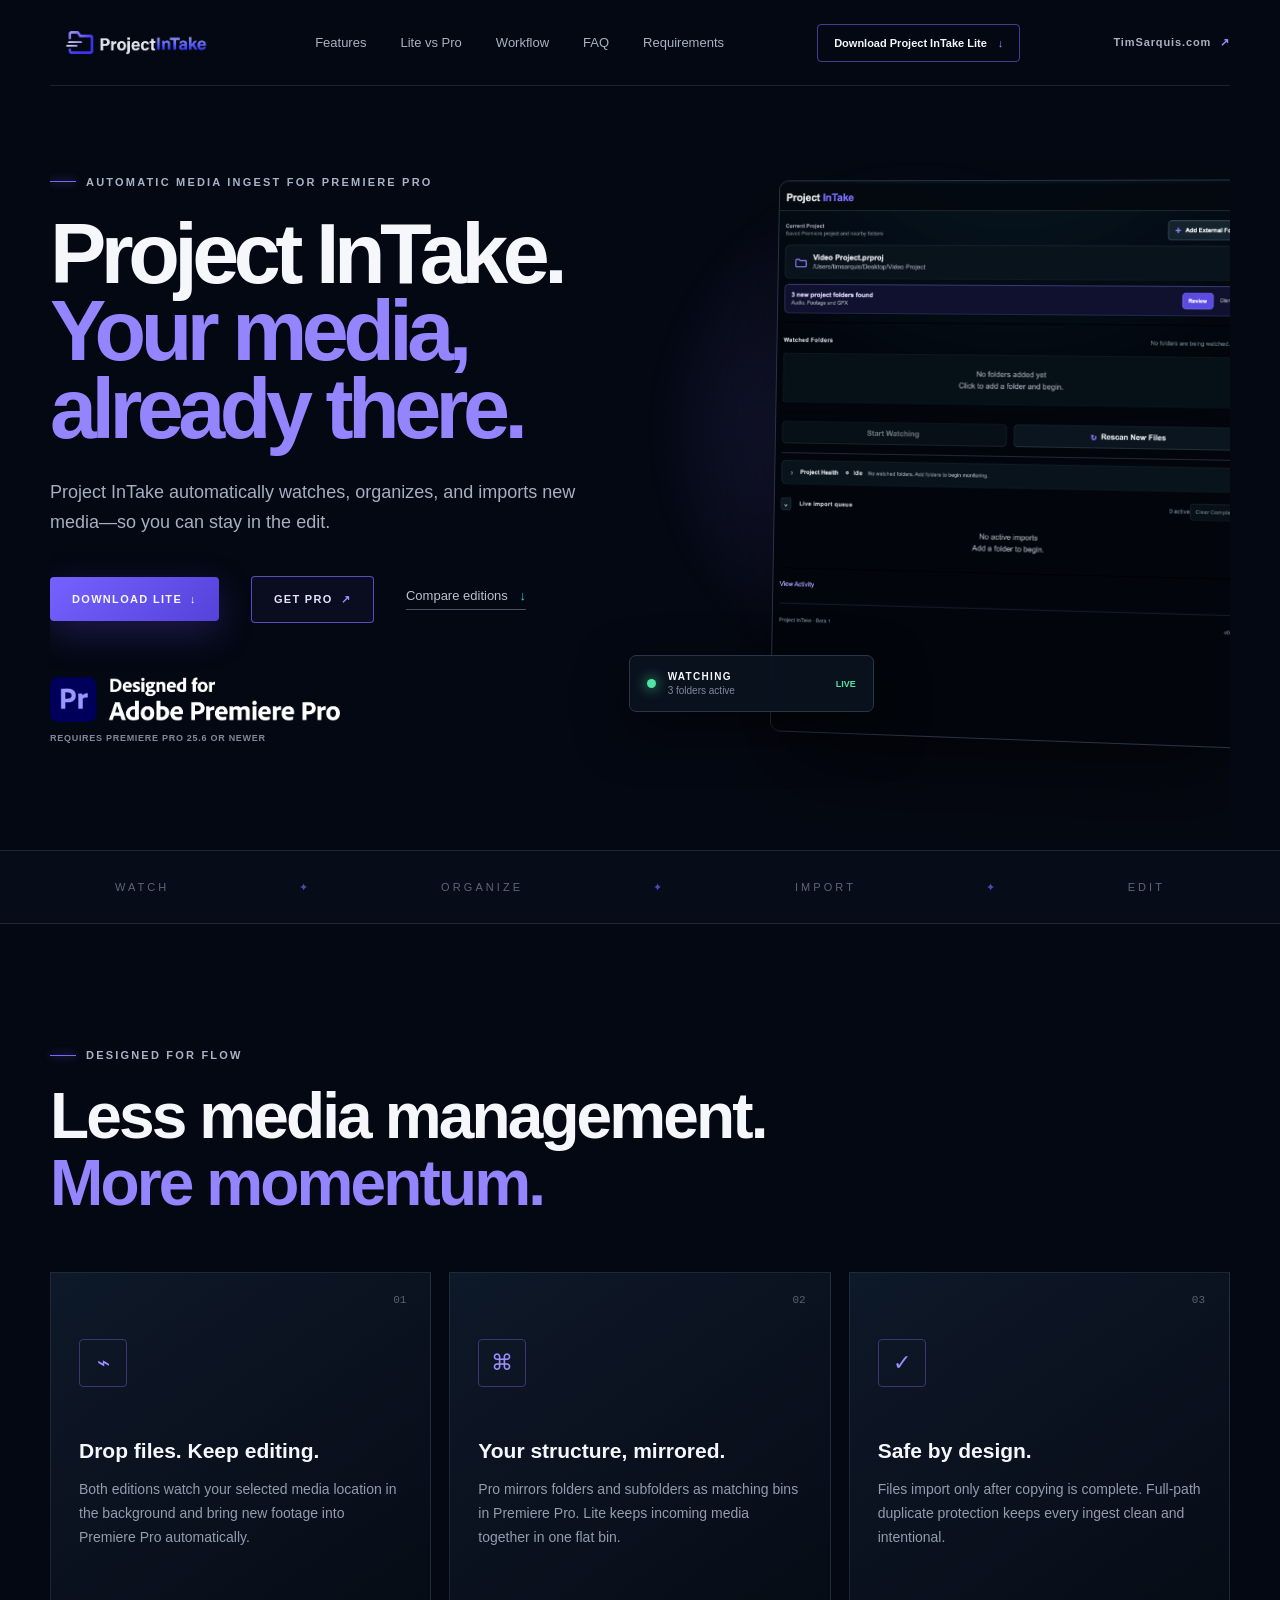
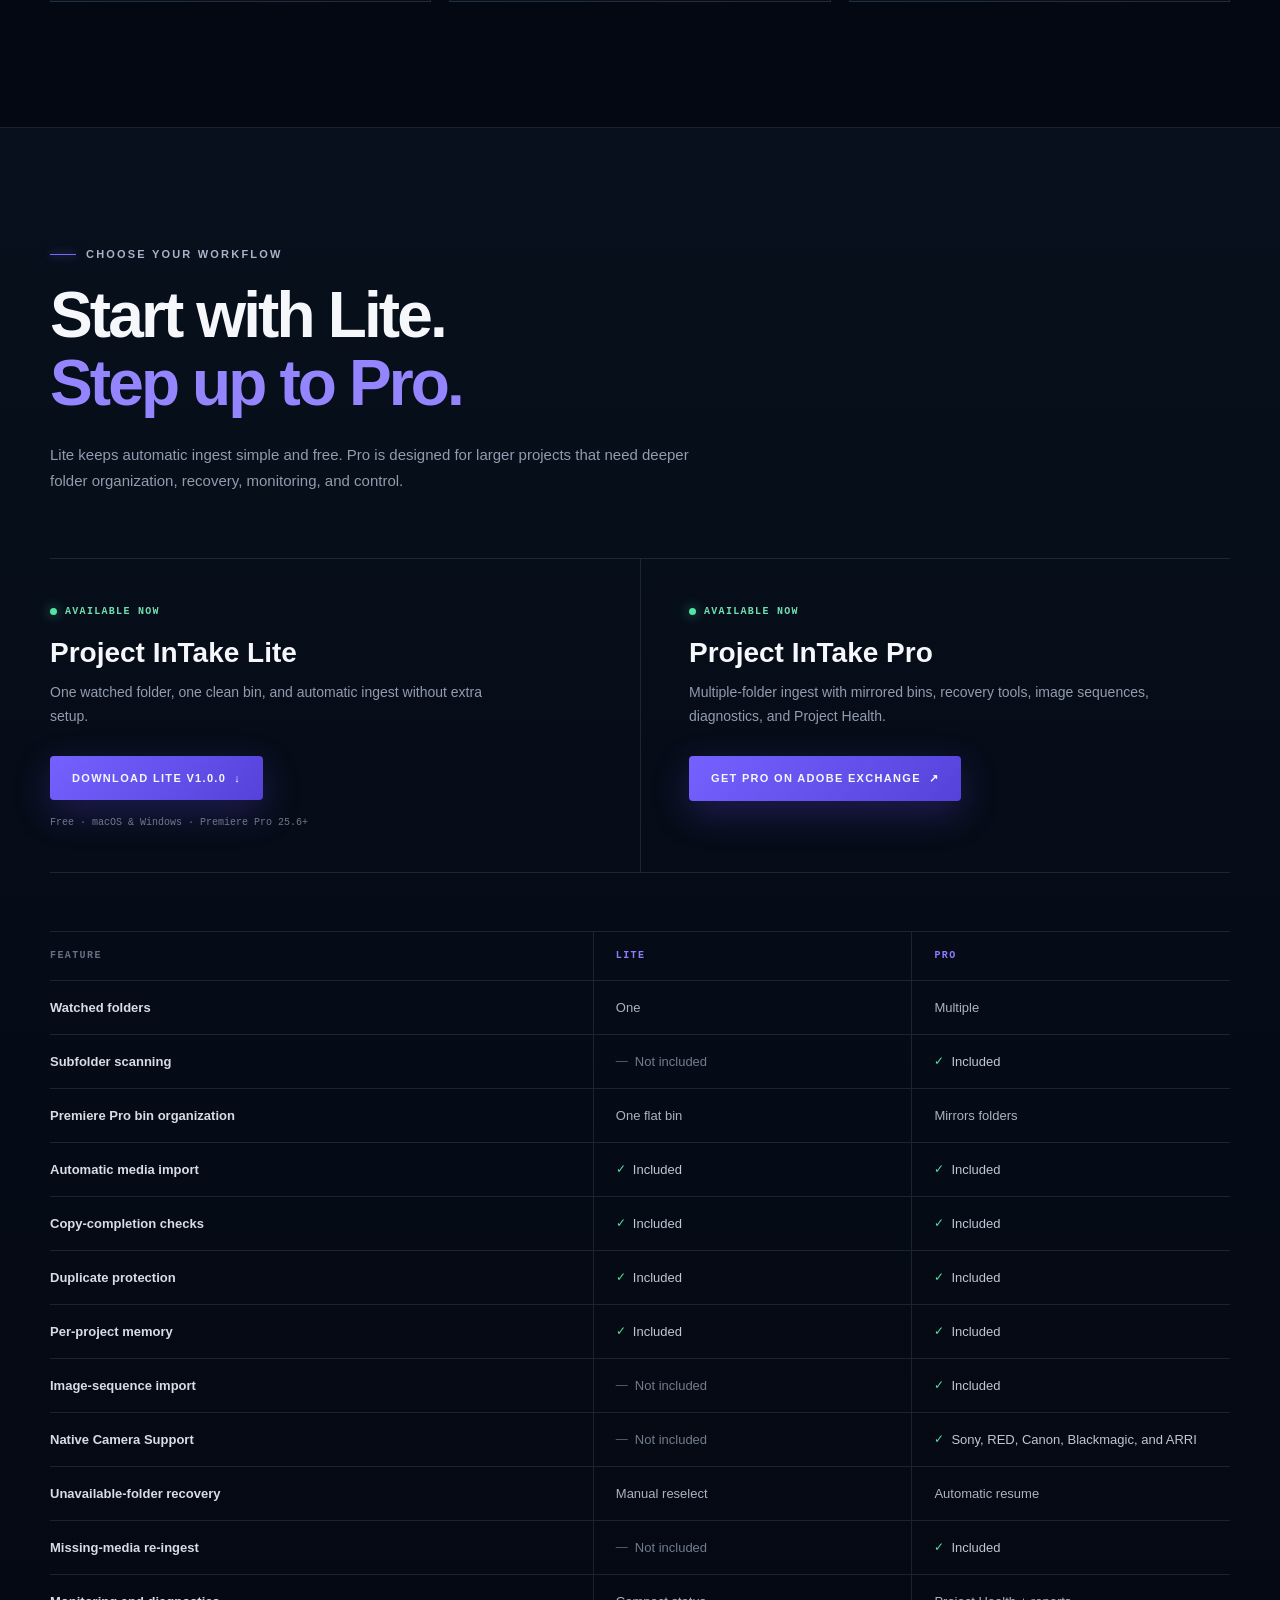
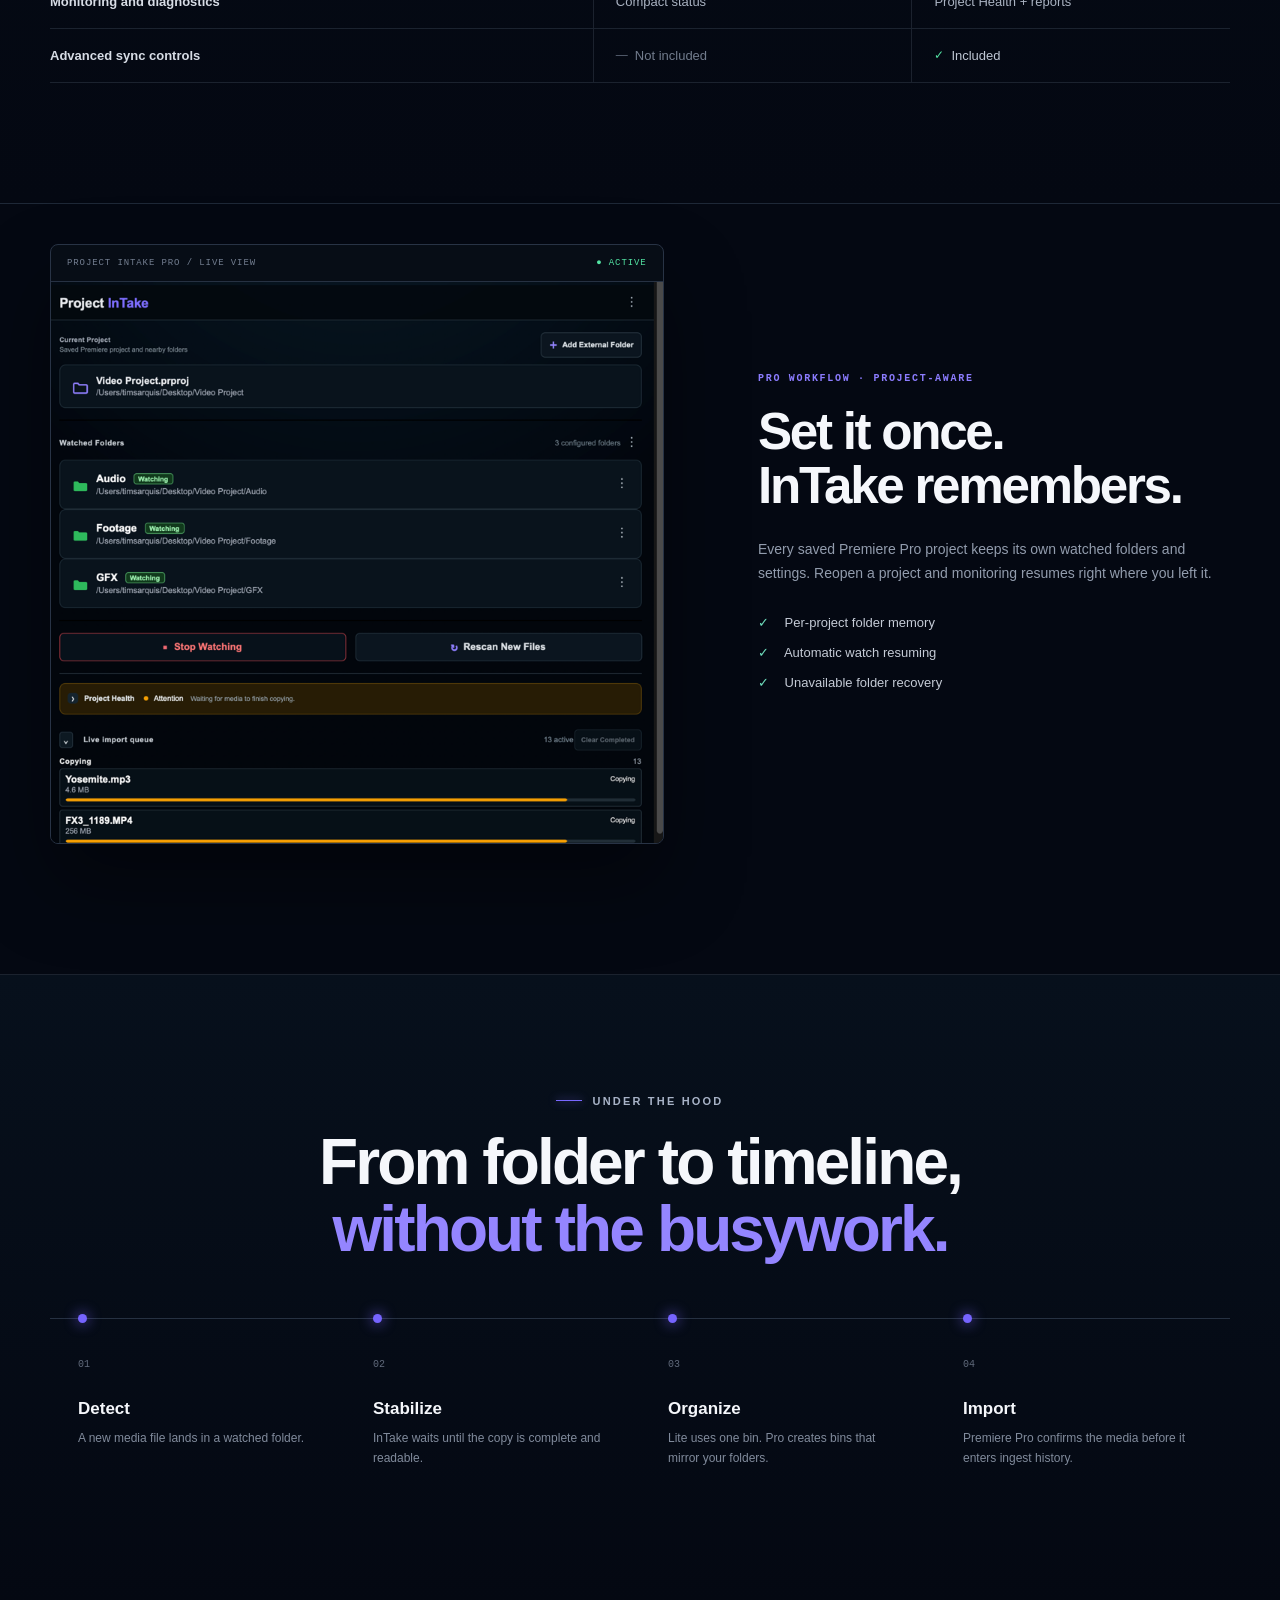
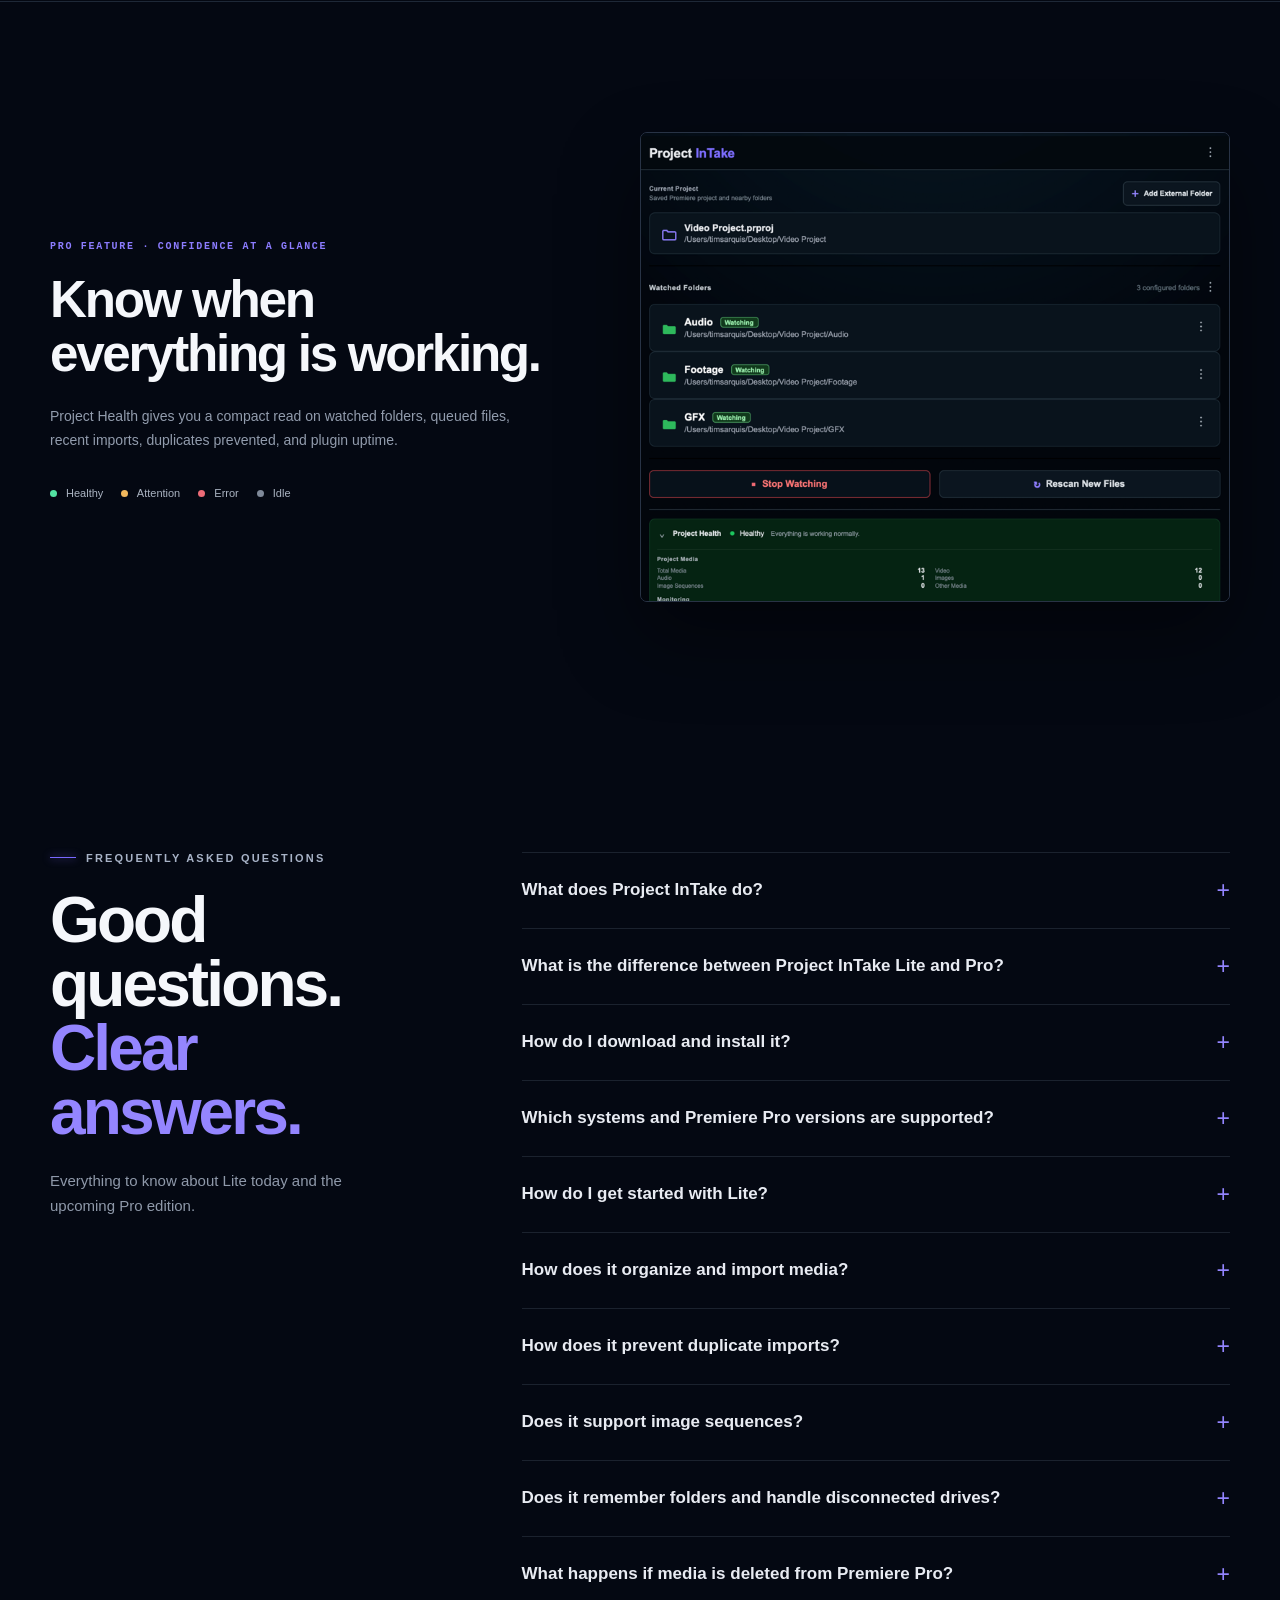
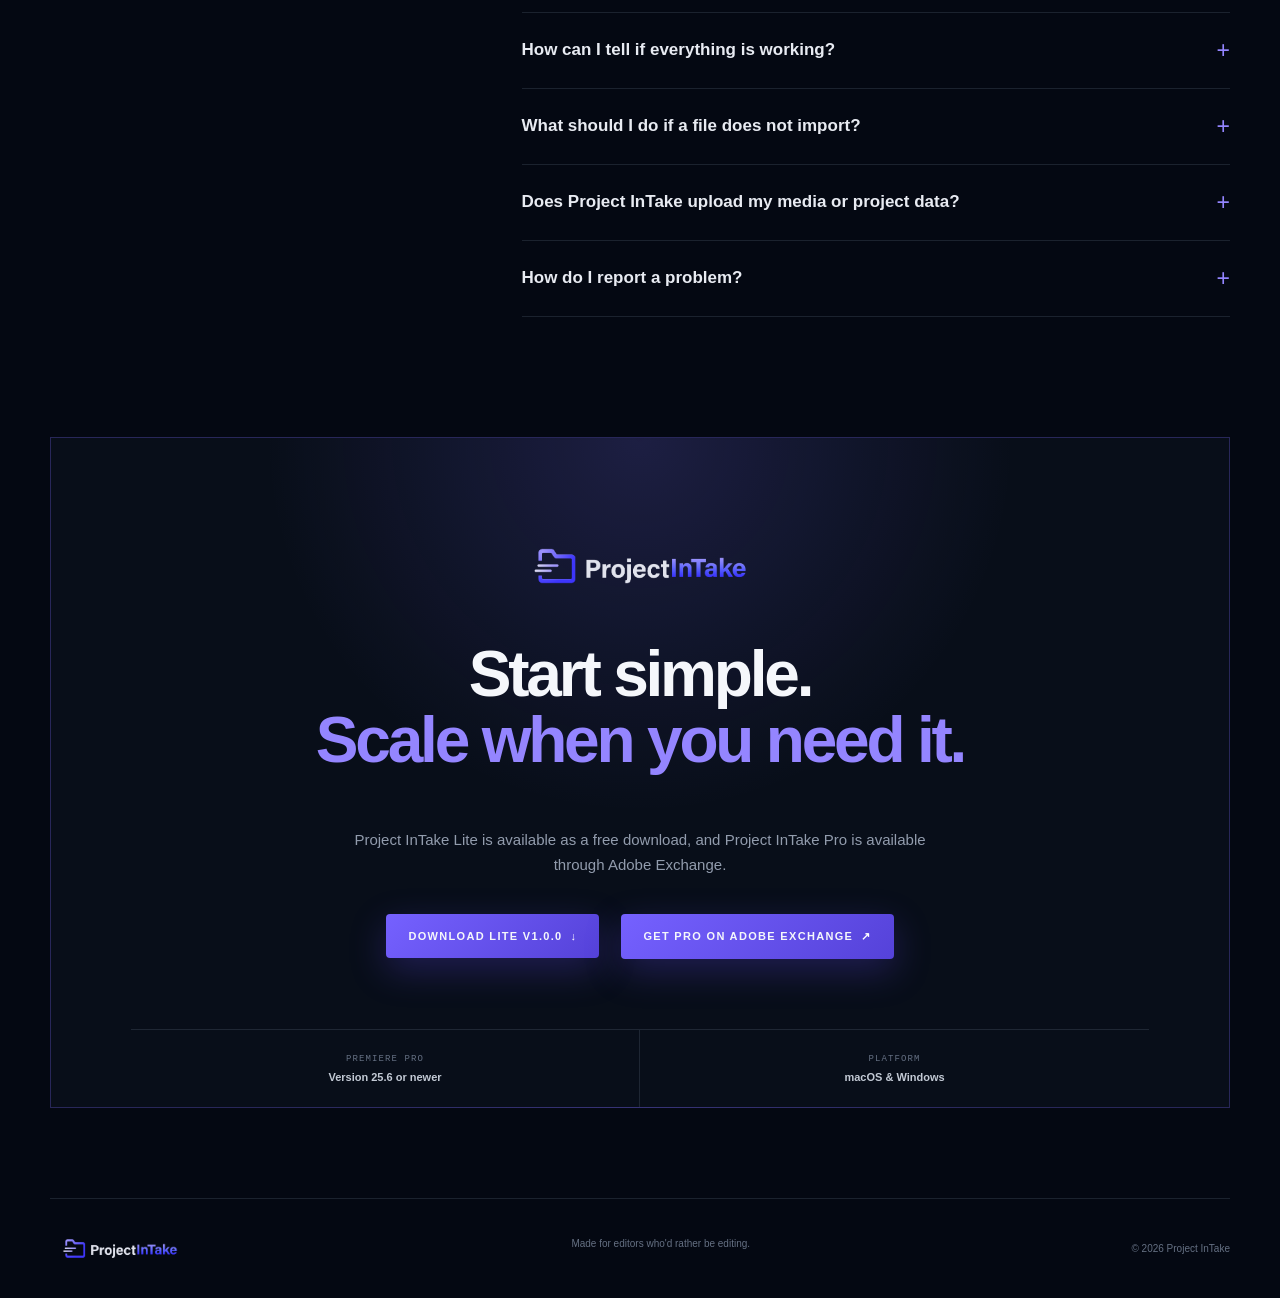
<file: projectintake/index.html>
<!doctype html>
<html lang="en">
  <head>
    <meta charset="utf-8">
    <meta name="viewport" content="width=device-width, initial-scale=1">
    <title>Project InTake — Lite &amp; Pro Media Ingest for Premiere Pro</title>
    <meta name="description" content="Download Project InTake Lite for focused one-folder media ingest in Premiere Pro, or compare it with the advanced Pro workflow.">
    <meta name="theme-color" content="#040812">
    <link rel="canonical" href="https://timsarquis.com/projectintake/">
    <link rel="icon" href="./assets/project-intake-icon.svg" type="image/svg+xml">
    <link rel="stylesheet" href="./styles.css?v=20260806-2">
    <meta property="og:type" content="website">
    <meta property="og:title" content="Project InTake Lite &amp; Pro">
    <meta property="og:description" content="Automatic media ingest for Premiere Pro. Download Lite or compare the advanced Pro workflow.">
    <meta property="og:url" content="https://timsarquis.com/projectintake/">
    <meta property="og:image" content="https://timsarquis.com/projectintake/assets/og.jpg">
    <meta property="og:image:width" content="1200">
    <meta property="og:image:height" content="630">
    <meta property="og:image:alt" content="Project InTake automatic media ingest plugin for Premiere Pro">
    <meta name="twitter:card" content="summary_large_image">
    <meta name="twitter:title" content="Project InTake Lite &amp; Pro">
    <meta name="twitter:description" content="Automatic media ingest for Premiere Pro. Download Lite or compare the advanced Pro workflow.">
    <meta name="twitter:image" content="https://timsarquis.com/projectintake/assets/og.jpg">
    <meta name="twitter:image:alt" content="Project InTake automatic media ingest plugin for Premiere Pro">
    <script type="application/ld+json">
      {
        "@context": "https://schema.org",
        "@graph": [
          {
            "@type": "SoftwareApplication",
            "@id": "https://timsarquis.com/projectintake/#software",
            "name": "Project InTake Pro",
            "url": "https://timsarquis.com/projectintake/",
            "sameAs": "https://exchange.adobe.com/apps/cc/544294e3?pluginId=544294e3&workflow=share",
            "downloadUrl": "https://exchange.adobe.com/apps/cc/544294e3?pluginId=544294e3&workflow=share",
            "description": "A Premiere Pro plugin that watches folders, organizes new media, and imports it automatically.",
            "applicationCategory": "MultimediaApplication",
            "applicationSubCategory": "Premiere Pro media ingest plugin",
            "operatingSystem": "macOS, Windows",
            "softwareRequirements": "Premiere Pro version 25.6 or newer",
            "image": "https://timsarquis.com/projectintake/assets/og.jpg"
          },
          {
            "@type": "SoftwareApplication",
            "@id": "https://timsarquis.com/projectintake/#software-lite",
            "name": "Project InTake Lite",
            "url": "https://timsarquis.com/projectintake/",
            "downloadUrl": "https://timsarquis.com/projectintake/downloads/Project-InTake-Lite-v1.0.0.zip",
            "description": "A free Premiere Pro plugin that watches one folder and automatically imports new media into one Project Intake Lite bin.",
            "applicationCategory": "MultimediaApplication",
            "applicationSubCategory": "Premiere Pro media ingest plugin",
            "operatingSystem": "macOS, Windows",
            "softwareVersion": "1.0.0",
            "fileSize": "26 KB",
            "softwareRequirements": "Premiere Pro version 25.6 or newer",
            "image": "https://timsarquis.com/projectintake/assets/og.jpg",
            "offers": {
              "@type": "Offer",
              "price": "0",
              "priceCurrency": "USD",
              "availability": "https://schema.org/InStock"
            }
          },
          {
            "@type": "FAQPage",
            "@id": "https://timsarquis.com/projectintake/#faq",
            "mainEntity": [
              {
                "@type": "Question",
                "name": "What does Project InTake do?",
                "acceptedAnswer": {
                  "@type": "Answer",
                  "text": "Project InTake is a Premiere Pro plugin that watches folders connected to your project and automatically imports new media. Both editions wait for copies to finish, prevent duplicate imports, and remember settings for each Premiere Pro project."
                }
              },
              {
                "@type": "Question",
                "name": "What is the difference between Project InTake Lite and Pro?",
                "acceptedAnswer": {
                  "@type": "Answer",
                  "text": "Lite is free and watches one folder without subfolders, importing media into one flat bin. Pro is designed for multiple watched folders, mirrored folder structures, image sequences, missing-media re-ingest, unavailable-folder recovery, Project Health, diagnostics, and advanced controls."
                }
              },
              {
                "@type": "Question",
                "name": "How do I download and install it?",
                "acceptedAnswer": {
                  "@type": "Answer",
                  "text": "Project InTake Lite is available as a free ZIP download containing the installer and README. Unzip the download, quit Premiere Pro, open the installer, follow the installation prompts, reopen Premiere Pro, and open Project InTake Lite from the plugin panel. Project InTake Pro is available through Adobe Exchange."
                }
              },
              {
                "@type": "Question",
                "name": "Which systems and Premiere Pro versions are supported?",
                "acceptedAnswer": {
                  "@type": "Answer",
                  "text": "Project InTake is available for macOS and Windows and requires Premiere Pro version 25.6 or newer."
                }
              },
              {
                "@type": "Question",
                "name": "How do I get started with Lite?",
                "acceptedAnswer": {
                  "@type": "Answer",
                  "text": "Open a Premiere Pro project, launch Project InTake Lite from the plugin panel, select a folder containing incoming media, and click Start Watching. Add or copy supported media directly into that folder."
                }
              },
              {
                "@type": "Question",
                "name": "How does it organize and import media?",
                "acceptedAnswer": {
                  "@type": "Answer",
                  "text": "Lite imports direct files from one watched folder into one flat Project Intake Lite bin. Pro scans multiple folders and subfolders and mirrors their structure as Premiere Pro bins. Both wait for copies to finish and prevent duplicate imports."
                }
              },
              {
                "@type": "Question",
                "name": "How does it prevent duplicate imports?",
                "acceptedAnswer": {
                  "@type": "Answer",
                  "text": "Lite remembers imported-file history for each Premiere Pro project so the same file is not repeatedly imported. Pro also indexes media already in the project and compares normalized full paths, so identically named files in different folders remain distinct."
                }
              },
              {
                "@type": "Question",
                "name": "Does it support image sequences?",
                "acceptedAnswer": {
                  "@type": "Answer",
                  "text": "Lite detects likely numbered image sequences and skips them. Pro groups and imports supported numbered files as image sequences after they stabilize."
                }
              },
              {
                "@type": "Question",
                "name": "Does it remember folders and handle disconnected drives?",
                "acceptedAnswer": {
                  "@type": "Answer",
                  "text": "Both editions remember their selected folders for each Premiere Pro project. Lite may require the folder to be selected again after access is lost, while Pro retains unavailable folders and resumes monitoring automatically when they return."
                }
              },
              {
                "@type": "Question",
                "name": "What happens if media is deleted from Premiere Pro?",
                "acceptedAnswer": {
                  "@type": "Answer",
                  "text": "Both editions preserve ingest history so deleted items are not automatically imported again. Pro adds an explicit Re-ingest Missing Media workflow; Lite does not include manual re-ingest."
                }
              },
              {
                "@type": "Question",
                "name": "How can I tell if everything is working?",
                "acceptedAnswer": {
                  "@type": "Answer",
                  "text": "Lite provides a compact status message. Pro adds Project Health with watched and unavailable folders, queued files, recent scans and imports, duplicate prevention, uptime, and Healthy, Attention, Error, or Idle states."
                }
              },
              {
                "@type": "Question",
                "name": "What should I do if a file does not import?",
                "acceptedAnswer": {
                  "@type": "Answer",
                  "text": "In Lite, confirm watching is active, make sure the file is directly inside the selected folder, and allow the copy to finish. In Pro, also check the Live Import Queue, use Rescan New Files, and review Project Health."
                }
              },
              {
                "@type": "Question",
                "name": "Does Project InTake upload my media or project data?",
                "acceptedAnswer": {
                  "@type": "Answer",
                  "text": "No. Project InTake operates locally, does not upload media, and stores its settings in private plugin data."
                }
              },
              {
                "@type": "Question",
                "name": "How do I report a problem?",
                "acceptedAnswer": {
                  "@type": "Answer",
                  "text": "Pro includes Export Diagnostic Report and Open Support Email. Lite does not include advanced diagnostics, so include your Premiere Pro version, operating system, and reproduction steps when contacting projectintakeplugin@gmail.com."
                }
              }
            ]
          }
        ]
      }
    </script>
  </head>
  <body>
    <main>
      <nav class="nav shell" aria-label="Primary navigation">
        <a class="brand nav-brand" href="#top" aria-label="Project InTake home">
          <img src="./assets/project-intake-logo-nav.png" alt="Project InTake" width="172" height="50">
        </a>
        <div class="nav-links">
          <a href="#features">Features</a>
          <a href="#compare">Lite vs Pro</a>
          <a href="#workflow">Workflow</a>
          <a href="#faq">FAQ</a>
          <a href="#requirements">Requirements</a>
        </div>
        <a class="nav-cta" href="./downloads/Project-InTake-Lite-v1.0.0.zip" download aria-label="Download Project InTake Lite version 1.0.0 with README">
          Download Project InTake Lite
          <span aria-hidden="true">↓</span>
        </a>
        <a class="site-back-link" href="https://timsarquis.com/" aria-label="Return to Tim Sarquis portfolio">TimSarquis.com <span>↗</span></a>
      </nav>

      <section class="hero shell" id="top">
        <div class="hero-copy">
          <div class="eyebrow"><span></span> Automatic media ingest for Premiere Pro</div>
          <h1>Project InTake.<br><em>Your media,<br>already there.</em></h1>
          <p>Project InTake automatically watches, organizes, and imports new media—so you can stay in the edit.</p>
          <div class="hero-actions">
            <a class="button primary" href="./downloads/Project-InTake-Lite-v1.0.0.zip" download>Download Lite <span>↓</span></a>
            <a class="button secondary" href="https://exchange.adobe.com/apps/cc/544294e3?pluginId=544294e3&amp;workflow=share" target="_blank" rel="noopener noreferrer">Get Pro <span>↗</span></a>
            <a class="text-link" href="#compare">Compare editions <span>↓</span></a>
          </div>
          <div class="compat">
            <img src="./assets/designed-for-adobe-premiere-pro.png" alt="Designed for Adobe Premiere Pro" width="1446" height="226">
            <strong>Requires Premiere Pro 25.6 or newer</strong>
          </div>
        </div>
        <div class="hero-visual">
          <div class="orb"></div>
          <div class="screen main-screen">
            <img src="./assets/plugin-1-optimized.png" alt="Project InTake showing a saved editing project and watched folders" width="816" height="1042" fetchpriority="high">
          </div>
          <div class="status-card">
            <div class="pulse"></div>
            <div><b>WATCHING</b><span>3 folders active</span></div>
            <strong>LIVE</strong>
          </div>
        </div>
      </section>

      <div class="signal-strip">
        <div class="shell">
          <span>WATCH</span><i>✦</i><span>ORGANIZE</span><i>✦</i><span>IMPORT</span><i>✦</i><span>EDIT</span>
        </div>
      </div>

      <section class="section shell" id="features">
        <div class="section-heading">
          <div class="eyebrow"><span></span> Designed for flow</div>
          <h2>Less media management.<br><em>More momentum.</em></h2>
        </div>
        <div class="feature-grid">
          <article class="feature-card">
            <span class="feature-number">01</span>
            <div class="feature-icon">⌁</div>
            <h3>Drop files. Keep editing.</h3>
            <p>Both editions watch your selected media location in the background and bring new footage into Premiere Pro automatically.</p>
          </article>
          <article class="feature-card">
            <span class="feature-number">02</span>
            <div class="feature-icon">⌘</div>
            <h3>Your structure, mirrored.</h3>
            <p>Pro mirrors folders and subfolders as matching bins in Premiere Pro. Lite keeps incoming media together in one flat bin.</p>
          </article>
          <article class="feature-card">
            <span class="feature-number">03</span>
            <div class="feature-icon">✓</div>
            <h3>Safe by design.</h3>
            <p>Files import only after copying is complete. Full-path duplicate protection keeps every ingest clean and intentional.</p>
          </article>
        </div>
      </section>

      <section class="compare" id="compare">
        <div class="shell">
          <div class="section-heading compare-heading">
            <div class="eyebrow"><span></span> Choose your workflow</div>
            <h2>Start with Lite.<br><em>Step up to Pro.</em></h2>
            <p>Lite keeps automatic ingest simple and free. Pro is designed for larger projects that need deeper folder organization, recovery, monitoring, and control.</p>
          </div>

          <div class="edition-summaries">
            <div class="edition-summary">
              <span class="edition-status available">Available now</span>
              <h3>Project InTake Lite</h3>
              <p>One watched folder, one clean bin, and automatic ingest without extra setup.</p>
              <a class="button primary" href="./downloads/Project-InTake-Lite-v1.0.0.zip" download>Download Lite v1.0.0 <span>↓</span></a>
              <small>Free · macOS &amp; Windows · Premiere Pro 25.6+</small>
            </div>
            <div class="edition-summary pro-summary">
              <span class="edition-status available">Available now</span>
              <h3>Project InTake Pro</h3>
              <p>Multiple-folder ingest with mirrored bins, recovery tools, image sequences, diagnostics, and Project Health.</p>
              <a class="button primary" href="https://exchange.adobe.com/apps/cc/544294e3?pluginId=544294e3&amp;workflow=share" target="_blank" rel="noopener noreferrer">Get Pro on Adobe Exchange <span>↗</span></a>
            </div>
          </div>

          <div class="comparison-grid" role="table" aria-label="Project InTake Lite and Pro feature comparison">
            <div class="comparison-row comparison-head" role="row">
              <div role="columnheader">Feature</div>
              <div role="columnheader">Lite</div>
              <div role="columnheader">Pro</div>
            </div>
            <div class="comparison-row" role="row">
              <div role="rowheader">Watched folders</div>
              <div role="cell">One</div>
              <div role="cell">Multiple</div>
            </div>
            <div class="comparison-row" role="row">
              <div role="rowheader">Subfolder scanning</div>
              <div role="cell"><span class="availability no">Not included</span></div>
              <div role="cell"><span class="availability yes">Included</span></div>
            </div>
            <div class="comparison-row" role="row">
              <div role="rowheader">Premiere Pro bin organization</div>
              <div role="cell">One flat bin</div>
              <div role="cell">Mirrors folders</div>
            </div>
            <div class="comparison-row" role="row">
              <div role="rowheader">Automatic media import</div>
              <div role="cell"><span class="availability yes">Included</span></div>
              <div role="cell"><span class="availability yes">Included</span></div>
            </div>
            <div class="comparison-row" role="row">
              <div role="rowheader">Copy-completion checks</div>
              <div role="cell"><span class="availability yes">Included</span></div>
              <div role="cell"><span class="availability yes">Included</span></div>
            </div>
            <div class="comparison-row" role="row">
              <div role="rowheader">Duplicate protection</div>
              <div role="cell"><span class="availability yes">Included</span></div>
              <div role="cell"><span class="availability yes">Included</span></div>
            </div>
            <div class="comparison-row" role="row">
              <div role="rowheader">Per-project memory</div>
              <div role="cell"><span class="availability yes">Included</span></div>
              <div role="cell"><span class="availability yes">Included</span></div>
            </div>
            <div class="comparison-row" role="row">
              <div role="rowheader">Image-sequence import</div>
              <div role="cell"><span class="availability no">Not included</span></div>
              <div role="cell"><span class="availability yes">Included</span></div>
            </div>
            <div class="comparison-row" role="row">
              <div role="rowheader">Native Camera Support</div>
              <div role="cell"><span class="availability no">Not included</span></div>
              <div role="cell"><span class="availability yes">Sony, RED, Canon, Blackmagic, and ARRI</span></div>
            </div>
            <div class="comparison-row" role="row">
              <div role="rowheader">Unavailable-folder recovery</div>
              <div role="cell">Manual reselect</div>
              <div role="cell">Automatic resume</div>
            </div>
            <div class="comparison-row" role="row">
              <div role="rowheader">Missing-media re-ingest</div>
              <div role="cell"><span class="availability no">Not included</span></div>
              <div role="cell"><span class="availability yes">Included</span></div>
            </div>
            <div class="comparison-row" role="row">
              <div role="rowheader">Monitoring and diagnostics</div>
              <div role="cell">Compact status</div>
              <div role="cell">Project Health + reports</div>
            </div>
            <div class="comparison-row" role="row">
              <div role="rowheader">Advanced sync controls</div>
              <div role="cell"><span class="availability no">Not included</span></div>
              <div role="cell"><span class="availability yes">Included</span></div>
            </div>
          </div>
        </div>
      </section>

      <section class="showcase shell">
        <div class="showcase-frame">
          <div class="frame-top"><span>PROJECT INTAKE PRO / LIVE VIEW</span><span>● ACTIVE</span></div>
          <img src="./assets/plugin-4-optimized.png" alt="Project InTake actively monitoring project folders" width="816" height="1042" loading="lazy">
        </div>
        <div class="showcase-copy">
          <span class="kicker">PRO WORKFLOW · PROJECT-AWARE</span>
          <h2>Set it once.<br>InTake remembers.</h2>
          <p>Every saved Premiere Pro project keeps its own watched folders and settings. Reopen a project and monitoring resumes right where you left it.</p>
          <ul>
            <li><span>✓</span> Per-project folder memory</li>
            <li><span>✓</span> Automatic watch resuming</li>
            <li><span>✓</span> Unavailable folder recovery</li>
          </ul>
        </div>
      </section>

      <section class="workflow" id="workflow">
        <div class="shell">
          <div class="section-heading centered">
            <div class="eyebrow"><span></span> Under the hood</div>
            <h2>From folder to timeline,<br><em>without the busywork.</em></h2>
          </div>
          <div class="flow-grid">
            <div class="flow-step"><span>01</span><div class="flow-dot"></div><h3>Detect</h3><p>A new media file lands in a watched folder.</p></div>
            <div class="flow-step"><span>02</span><div class="flow-dot"></div><h3>Stabilize</h3><p>InTake waits until the copy is complete and readable.</p></div>
            <div class="flow-step"><span>03</span><div class="flow-dot"></div><h3>Organize</h3><p>Lite uses one bin. Pro creates bins that mirror your folders.</p></div>
            <div class="flow-step"><span>04</span><div class="flow-dot"></div><h3>Import</h3><p>Premiere Pro confirms the media before it enters ingest history.</p></div>
          </div>
        </div>
      </section>

      <section class="health shell">
        <div class="health-copy">
          <span class="kicker">PRO FEATURE · CONFIDENCE AT A GLANCE</span>
          <h2>Know when everything is working.</h2>
          <p>Project Health gives you a compact read on watched folders, queued files, recent imports, duplicates prevented, and plugin uptime.</p>
          <div class="health-states">
            <span><i class="green"></i> Healthy</span>
            <span><i class="amber"></i> Attention</span>
            <span><i class="red"></i> Error</span>
            <span><i></i> Idle</span>
          </div>
        </div>
        <div class="health-screen">
          <img src="./assets/plugin-5-optimized.png" alt="Project InTake Project Health and live import queue" width="816" height="1042" loading="lazy">
        </div>
      </section>

      <section class="faq shell" id="faq">
        <div class="faq-intro">
          <div class="eyebrow"><span></span> Frequently asked questions</div>
          <h2>Good questions.<br><em>Clear answers.</em></h2>
          <p>Everything to know about Lite today and the upcoming Pro edition.</p>
        </div>
        <div class="faq-list">
          <details>
            <summary>What does Project InTake do?</summary>
            <div class="faq-answer">
              <p>Project InTake is a Premiere Pro plugin that watches folders connected to your project and automatically imports new media. Both editions wait for copies to finish, prevent duplicate imports, and remember settings for each Premiere Pro project.</p>
            </div>
          </details>
          <details>
            <summary>What is the difference between Project InTake Lite and Pro?</summary>
            <div class="faq-answer">
              <p>Lite is free and focused: it watches one folder without subfolders and imports media into one flat <strong>Project Intake Lite</strong> bin. Pro is designed for multiple watched folders, mirrored folder structures, image sequences, missing-media re-ingest, unavailable-folder recovery, Project Health, diagnostics, and advanced controls.</p>
            </div>
          </details>
          <details>
            <summary>How do I download and install it?</summary>
            <div class="faq-answer">
              <p><a href="./downloads/Project-InTake-Lite-v1.0.0.zip" download>Download Project InTake Lite v1.0.0</a> directly from this page. The ZIP includes the installer and README. <a href="https://exchange.adobe.com/apps/cc/544294e3?pluginId=544294e3&amp;workflow=share" target="_blank" rel="noopener noreferrer">Project InTake Pro is available through Adobe Exchange</a>.</p>
              <ol>
                <li>Quit Premiere Pro.</li>
                <li>Unzip the download, then double-click the Project InTake Lite <code>.ccx</code> file.</li>
                <li>Follow the installation prompts.</li>
                <li>Reopen Premiere Pro and launch Project InTake Lite from the plugin panel.</li>
              </ol>
              <p>Developer Mode is not required for a packaged <code>.ccx</code> installation. Your installer may display a warning for a privately distributed plugin; install only the package downloaded from this site.</p>
            </div>
          </details>
          <details>
            <summary>Which systems and Premiere Pro versions are supported?</summary>
            <div class="faq-answer">
              <p>Project InTake is available for macOS and Windows and requires Premiere Pro version 25.6 or newer.</p>
            </div>
          </details>
          <details>
            <summary>How do I get started with Lite?</summary>
            <div class="faq-answer">
              <ol>
                <li>Open the Premiere Pro project where you want imported media to appear.</li>
                <li>Launch Project InTake Lite from the plugin panel.</li>
                <li>Choose <strong>Select Folder</strong> and select a folder containing incoming media.</li>
                <li>Click <strong>Start Watching</strong>.</li>
                <li>Add or copy supported media directly into the selected folder.</li>
              </ol>
              <p>Lite watches one folder at a time. Selecting another folder replaces the current selection.</p>
            </div>
          </details>
          <details>
            <summary>How does it organize and import media?</summary>
            <div class="faq-answer">
              <p>Lite imports files directly inside one watched folder into one flat <strong>Project Intake Lite</strong> bin. Pro scans multiple folders and subfolders and mirrors their structure as bins in Premiere Pro. Both wait until copying is complete and prevent duplicate imports.</p>
            </div>
          </details>
          <details>
            <summary>How does it prevent duplicate imports?</summary>
            <div class="faq-answer">
              <p>Lite remembers imported-file history for each Premiere Pro project so the same file is not repeatedly imported. Pro also indexes media already in the project and compares normalized full paths, so identically named files in different folders remain distinct.</p>
            </div>
          </details>
          <details>
            <summary>Does it support image sequences?</summary>
            <div class="faq-answer">
              <p>Lite detects likely numbered image sequences and skips them rather than importing hundreds of individual frames. Pro groups and imports supported numbered files as image sequences after they stabilize.</p>
            </div>
          </details>
          <details>
            <summary>Does it remember folders and handle disconnected drives?</summary>
            <div class="faq-answer">
              <p>Both editions remember their selected folders for each Premiere Pro project. Lite may require you to select the folder again after access is lost. Pro retains unavailable folders, continues watching available locations, and resumes monitoring automatically when they return.</p>
            </div>
          </details>
          <details>
            <summary>What happens if media is deleted from Premiere Pro?</summary>
            <div class="faq-answer">
              <p>Both editions preserve ingest history so deleted items are not automatically imported again. Pro adds an explicit <strong>Re-ingest Missing Media…</strong> workflow for selected recovery. Lite does not include manual re-ingest.</p>
            </div>
          </details>
          <details>
            <summary>How can I tell if everything is working?</summary>
            <div class="faq-answer">
              <p>Lite provides a compact status message beneath its controls. Pro adds Project Health with watched and unavailable folders, queued files, recent scans and imports, duplicate prevention, uptime, and Healthy, Attention, Error, or Idle states.</p>
            </div>
          </details>
          <details>
            <summary>What should I do if a file does not import?</summary>
            <div class="faq-answer">
              <p>In Lite, confirm that watching is active, make sure the file is directly inside the selected folder rather than a subfolder, and allow time for the copy to finish. In Pro, also check the Live Import Queue, use <strong>Rescan New Files</strong>, and review Project Health.</p>
            </div>
          </details>
          <details>
            <summary>Does Project InTake upload my media or project data?</summary>
            <div class="faq-answer">
              <p>No. Project InTake operates locally. It does not upload media or directly modify the Premiere Pro project file. Watched folders, monitoring state, ingest history, and related settings are stored in the plugin's private data.</p>
            </div>
          </details>
          <details>
            <summary>How do I report a problem?</summary>
            <div class="faq-answer">
              <p>Pro includes <strong>Help → Export Diagnostic Report</strong> and an <strong>Open Support Email</strong> action. Lite does not include advanced diagnostics, so include your Premiere Pro version, operating system, and reproduction steps when contacting <a href="mailto:projectintakeplugin@gmail.com">projectintakeplugin@gmail.com</a>.</p>
            </div>
          </details>
        </div>
      </section>

      <section class="install shell" id="install">
        <img class="install-logo" src="./assets/project-intake-logo.png" alt="Project InTake" width="747" height="219" loading="lazy">
        <h2>Start simple.<br><em>Scale when you need it.</em></h2>
        <p>Project InTake Lite is available as a free download, and Project InTake Pro is available through Adobe Exchange.</p>
        <div class="install-actions">
          <a class="button primary" href="./downloads/Project-InTake-Lite-v1.0.0.zip" download>Download Lite v1.0.0 <span>↓</span></a>
          <a class="button primary" href="https://exchange.adobe.com/apps/cc/544294e3?pluginId=544294e3&amp;workflow=share" target="_blank" rel="noopener noreferrer">Get Pro on Adobe Exchange <span>↗</span></a>
        </div>
        <div class="requirements" id="requirements">
          <div><span>PREMIERE PRO</span><strong>Version 25.6 or newer</strong></div>
          <div><span>PLATFORM</span><strong>macOS &amp; Windows</strong></div>
        </div>
      </section>

      <footer class="shell">
        <a class="brand footer-brand" href="#top" aria-label="Project InTake home">
          <img src="./assets/project-intake-logo.png" alt="Project InTake" width="140" height="41">
        </a>
        <p>Made for editors who'd rather be editing.</p>
        <span>© 2026 Project InTake</span>
      </footer>
    </main>
  </body>
</html>
</file>
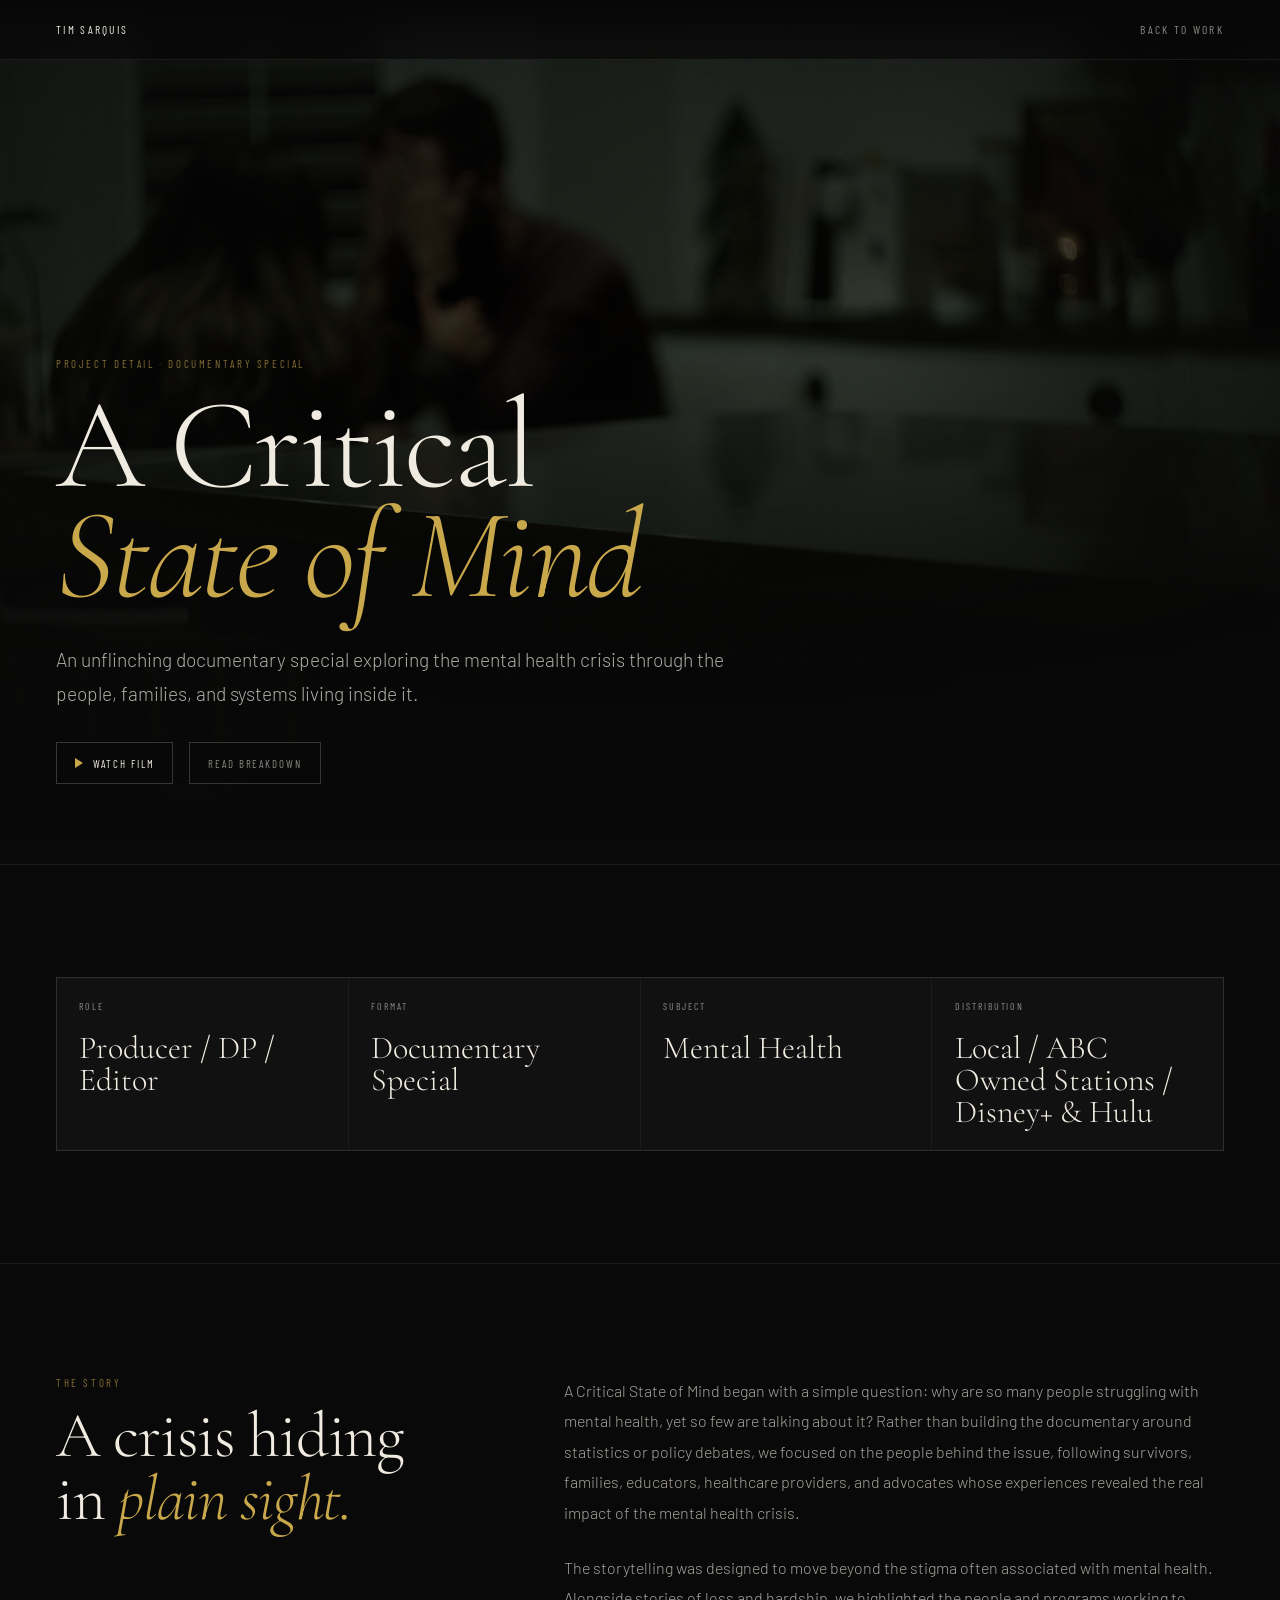
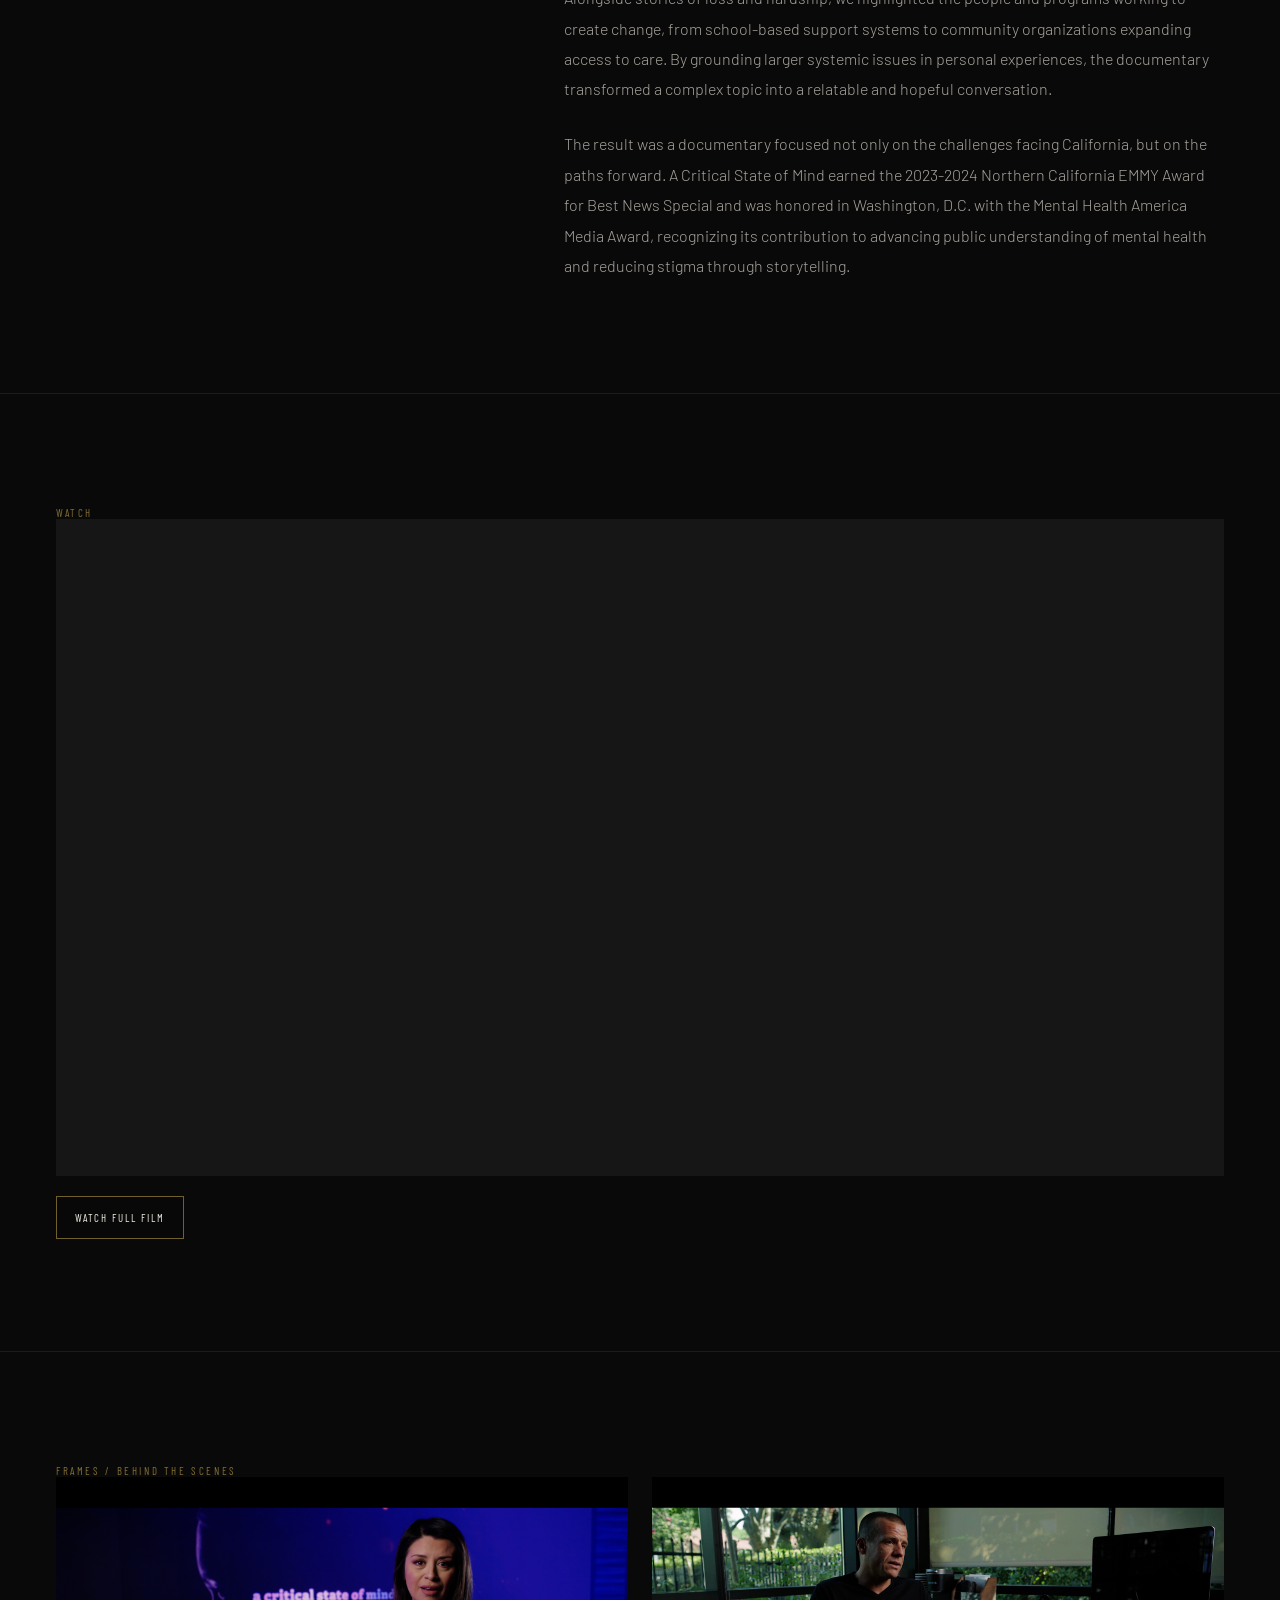
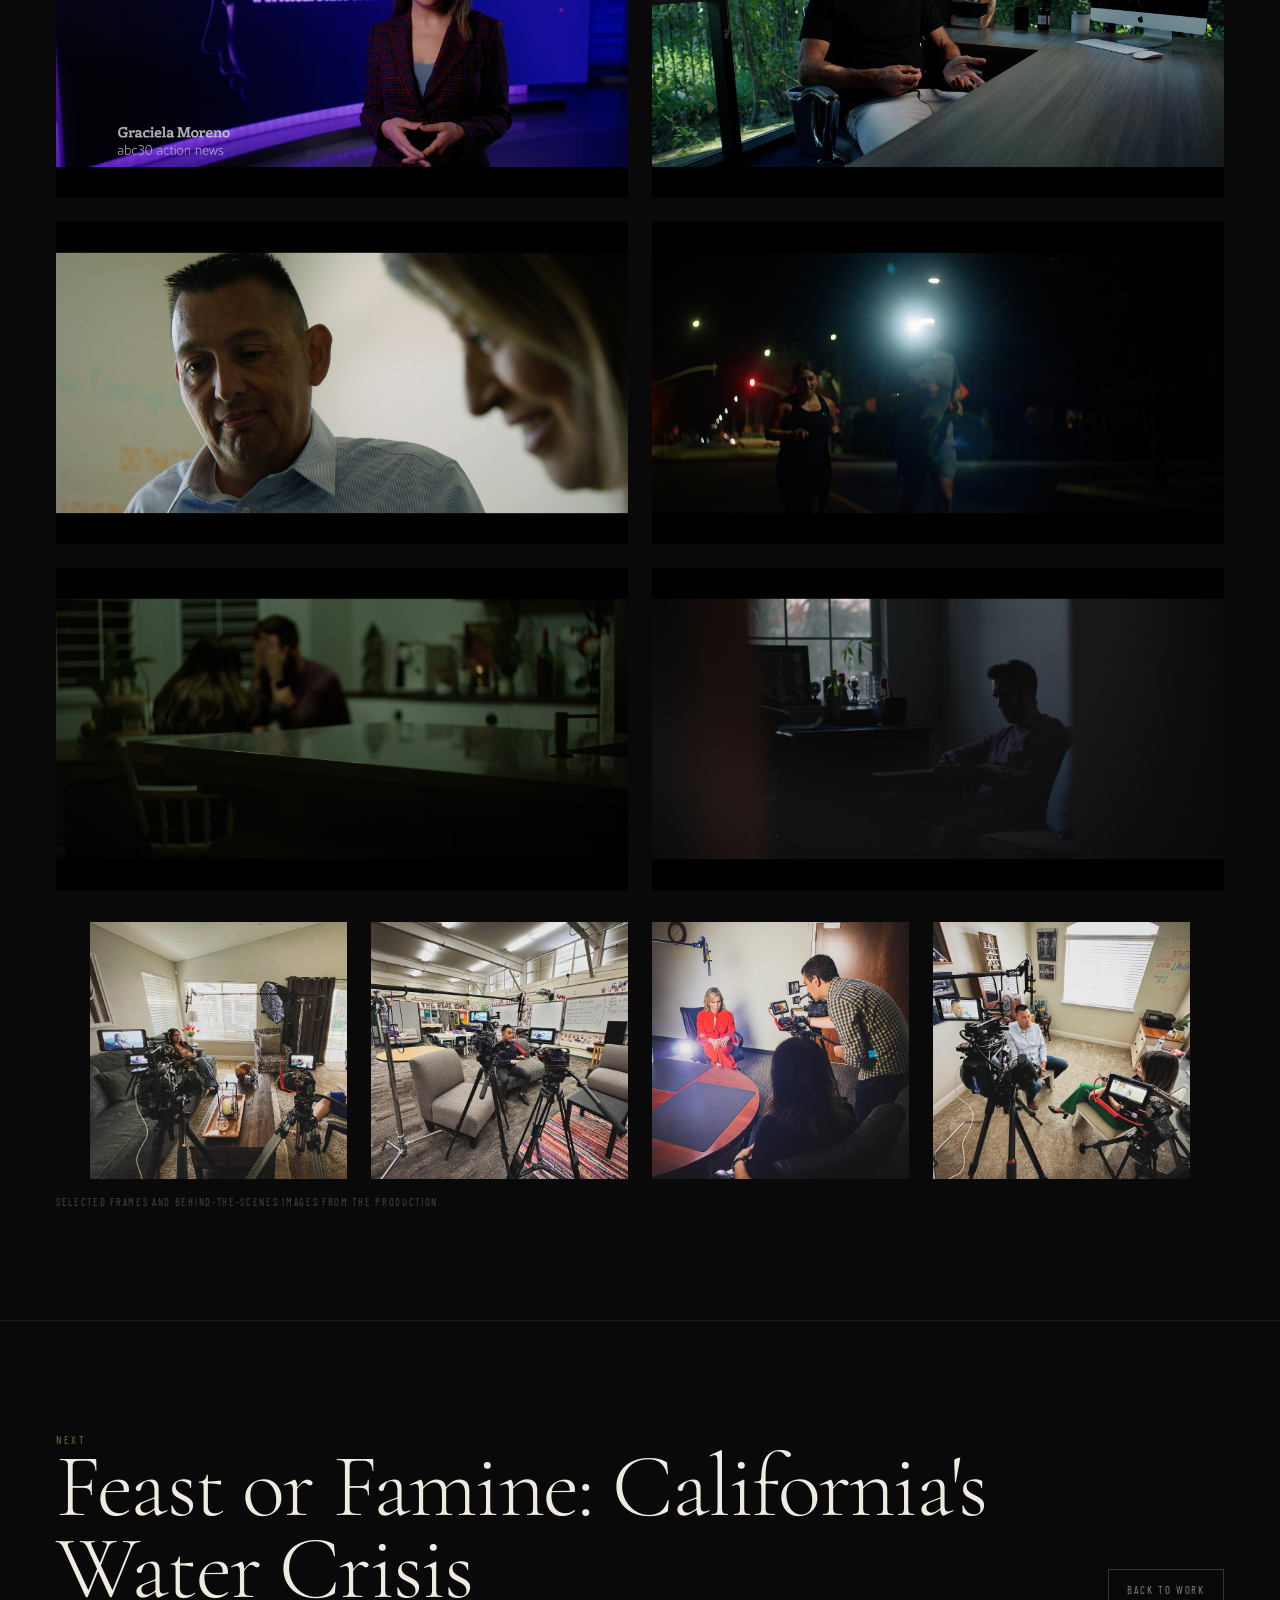
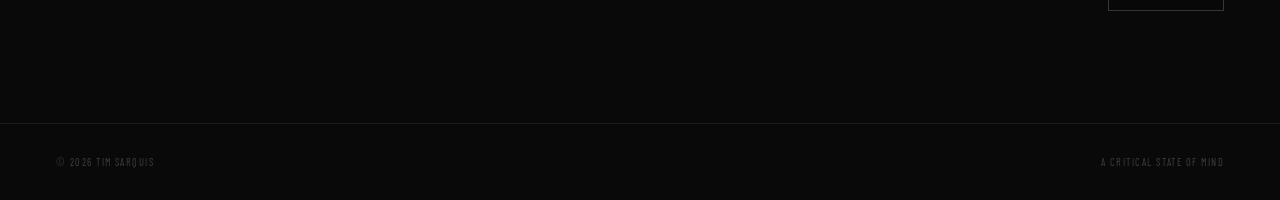
<file: project-critical-state-of-mind.html>
<!DOCTYPE html>
<html lang="en">
<head>
<meta charset="UTF-8" />
<meta name="viewport" content="width=device-width, initial-scale=1.0" />
<meta name="description" content="A project-detail page for A Critical State of Mind by Emmy Award-winning filmmaker Tim Sarquis." />
<meta property="og:title" content="A Critical State of Mind - Tim Sarquis" />
<meta property="og:description" content="A documentary special examining the mental health crisis through the people living it." />
<meta property="og:type" content="article" />
<meta property="og:image" content="critical-mind-hero.jpg" />
<title>A Critical State of Mind - Tim Sarquis</title>
<link rel="preload" as="image" href="critical-mind-hero.jpg" />
<link href="https://fonts.googleapis.com/css2?family=Cormorant+Garamond:ital,wght@0,300;0,400;0,600;1,300;1,400&family=Barlow:wght@300;400;500;600&family=Barlow+Condensed:wght@300;400;500;600&display=swap" rel="stylesheet" />
<style>
*, *::before, *::after { box-sizing: border-box; margin: 0; padding: 0; }
:root {
  --black: #090909;
  --surface: #111111;
  --surface2: #161616;
  --border: rgba(255,255,255,0.08);
  --white: #F0EBE1;
  --muted: rgba(240,235,225,0.56);
  --dim: rgba(240,235,225,0.28);
  --gold: #C9A84C;
  --gold-dim: rgba(201,168,76,0.64);
  --ff-display: 'Cormorant Garamond', Georgia, serif;
  --ff-ui: 'Barlow', sans-serif;
  --ff-cond: 'Barlow Condensed', sans-serif;
}
html { scroll-behavior: smooth; }
body {
  background: var(--black);
  color: var(--white);
  font-family: var(--ff-ui);
  -webkit-font-smoothing: antialiased;
}
a { color: inherit; }
.page-nav {
  position: fixed;
  top: 0;
  left: 0;
  right: 0;
  z-index: 100;
  display: flex;
  align-items: center;
  justify-content: space-between;
  padding: 1.4rem 3.5rem;
  background: rgba(9,9,9,0.74);
  border-bottom: 1px solid var(--border);
  backdrop-filter: blur(14px);
}
.nav-mark,
.nav-link {
  font-family: var(--ff-cond);
  font-size: 0.72rem;
  letter-spacing: 0.2em;
  text-transform: uppercase;
  text-decoration: none;
}
.nav-mark { color: var(--white); }
.nav-link { color: var(--muted); transition: color 0.2s; }
.nav-link:hover { color: var(--white); }
.case-hero {
  --hero-parallax-y: 0px;
  --hero-content-y: 0px;
  --hero-image-opacity: 0;
  min-height: 96svh;
  position: relative;
  display: flex;
  align-items: flex-end;
  padding: 9rem 3.5rem 5rem;
  overflow: hidden;
  background: #000;
}
.case-hero::before {
  content: '';
  position: absolute;
  inset: 0;
  background-image: url('critical-mind-hero.jpg');
  background-size: cover;
  background-position: center;
  filter: brightness(0.62) saturate(0.72);
  opacity: var(--hero-image-opacity);
  transform: translate3d(0, var(--hero-parallax-y), 0) scale(1.16);
  transition: opacity 0.8s ease;
  will-change: transform;
}
.case-hero.hero-image-loaded { --hero-image-opacity: 1; }
.case-hero::after {
  content: '';
  position: absolute;
  inset: 0;
  background:
    radial-gradient(ellipse at center, transparent 30%, rgba(9,9,9,0.68) 100%),
    linear-gradient(to bottom, rgba(9,9,9,0.25) 0%, rgba(9,9,9,0.15) 35%, rgba(9,9,9,1) 100%);
}
.case-hero-inner {
  position: relative;
  z-index: 2;
  width: min(100%, 1200px);
  margin: 0 auto;
  transform: translate3d(0, var(--hero-content-y), 0);
  will-change: transform;
}
.eyebrow,
.section-label {
  font-family: var(--ff-cond);
  font-size: 0.68rem;
  letter-spacing: 0.24em;
  text-transform: uppercase;
  color: var(--gold-dim);
}
.case-title {
  margin-top: 1.3rem;
  font-family: var(--ff-display);
  font-size: clamp(4.4rem, 10vw, 10rem);
  font-weight: 300;
  line-height: 0.86;
  letter-spacing: -0.02em;
  max-width: 1050px;
}
.case-title em {
  color: var(--gold);
  font-style: italic;
}
.case-logline {
  margin-top: 2rem;
  max-width: 680px;
  color: rgba(240,235,225,0.72);
  font-size: clamp(1.05rem, 1.5vw, 1.25rem);
  font-weight: 300;
  line-height: 1.75;
}
.hero-actions {
  display: flex;
  flex-wrap: wrap;
  gap: 1rem;
  margin-top: 2rem;
}
.watch-btn,
.outline-link {
  min-height: 42px;
  display: inline-flex;
  align-items: center;
  justify-content: center;
  border: 1px solid rgba(240,235,225,0.2);
  padding: 0.85rem 1.1rem;
  font-family: var(--ff-cond);
  font-size: 0.68rem;
  letter-spacing: 0.18em;
  text-transform: uppercase;
  text-decoration: none;
  color: var(--white);
  background: rgba(9,9,9,0.28);
  cursor: pointer;
}
.watch-btn::before {
  content: '';
  width: 0;
  height: 0;
  border-top: 5px solid transparent;
  border-bottom: 5px solid transparent;
  border-left: 8px solid var(--gold);
  margin-right: 0.65rem;
}
.outline-link { color: var(--muted); }
.section {
  padding: 7rem 3.5rem;
  border-top: 1px solid var(--border);
}
.section-inner {
  width: min(100%, 1200px);
  margin: 0 auto;
}
.facts {
  display: grid;
  grid-template-columns: repeat(4, 1fr);
  gap: 1px;
  background: var(--border);
  border: 1px solid var(--border);
}
.fact {
  min-height: 140px;
  padding: 1.4rem;
  background: var(--surface);
}
.fact span {
  display: block;
  font-family: var(--ff-cond);
  font-size: 0.62rem;
  letter-spacing: 0.2em;
  text-transform: uppercase;
  color: var(--muted);
}
.fact strong {
  display: block;
  margin-top: 1.2rem;
  font-family: var(--ff-display);
  font-size: clamp(1.5rem, 2.5vw, 2.4rem);
  font-weight: 300;
  line-height: 1;
}
.story-grid {
  display: grid;
  grid-template-columns: 0.9fr 1.5fr;
  gap: 7rem;
  align-items: start;
}
.sticky-label {
  position: sticky;
  top: 7rem;
}
.section-title {
  margin-top: 1rem;
  font-family: var(--ff-display);
  font-size: clamp(2.7rem, 5vw, 5.5rem);
  font-weight: 300;
  line-height: 0.98;
  letter-spacing: -0.02em;
}
.section-title em {
  color: var(--gold);
  font-style: italic;
}
.body-copy p {
  color: rgba(240,235,225,0.68);
  font-size: 1rem;
  font-weight: 300;
  line-height: 1.9;
  margin-bottom: 1.55rem;
}
.body-copy p:last-child { margin-bottom: 0; }
.watch-frame {
  aspect-ratio: 16/9;
  width: 100%;
  background: var(--surface2);
}
.watch-frame iframe {
  width: 100%;
  height: 100%;
  border: 0;
  display: block;
}
.watch-series-link {
  margin-top: 1.25rem;
  border-color: rgba(201, 168, 76, 0.55);
  color: var(--white);
  transition: color 0.2s ease, background-color 0.2s ease, border-color 0.2s ease;
}
.watch-series-link:hover,
.watch-series-link:focus-visible {
  color: var(--black);
  background: var(--gold);
  border-color: var(--gold);
}
.frames-layout {
  display: grid;
  gap: 2rem;
}
.frame-grid {
  display: grid;
  grid-template-columns: repeat(2, 1fr);
  gap: 1.5rem;
}
.frame-item,
.bts-item {
  position: relative;
  overflow: hidden;
  background: var(--surface2);
}
.frame-item {
  aspect-ratio: 16/9;
}
.frame-item img,
.bts-item img {
  width: 100%;
  height: 100%;
  object-fit: cover;
  display: block;
  opacity: 0;
  transform: scale(1.015);
  transition: opacity 0.7s ease, transform 1.1s ease;
}
.frame-item img.media-loaded,
.bts-item img.media-loaded {
  opacity: 1;
  transform: scale(1);
}
.bts-grid {
  display: grid;
  grid-template-columns: repeat(4, minmax(0, 1fr));
  gap: 1.5rem;
  align-items: center;
  max-width: 1100px;
  margin: 0 auto;
}
.bts-item.portrait {
  aspect-ratio: 3/4;
}
.bts-item.landscape {
  aspect-ratio: 1/1;
}
.caption {
  margin-top: 1rem;
  color: var(--dim);
  font-family: var(--ff-cond);
  font-size: 0.66rem;
  letter-spacing: 0.16em;
  text-transform: uppercase;
}
.next-project {
  display: grid;
  grid-template-columns: 1fr auto;
  gap: 2rem;
  align-items: end;
}
.next-project h2 {
  font-family: var(--ff-display);
  font-size: clamp(3.2rem, 7vw, 7rem);
  font-weight: 300;
  line-height: 0.92;
  letter-spacing: -0.02em;
}
.next-project-title {
  color: var(--white);
  text-decoration: none;
  transition: color 0.25s;
}
.next-project-title:hover,
.next-project-title:focus-visible {
  color: var(--gold);
}
.footer {
  padding: 2rem 3.5rem;
  border-top: 1px solid var(--border);
  display: flex;
  justify-content: space-between;
  gap: 2rem;
  color: rgba(240,235,225,0.24);
  font-family: var(--ff-cond);
  font-size: 0.65rem;
  letter-spacing: 0.14em;
  text-transform: uppercase;
}
.lightbox {
  position: fixed;
  inset: 0;
  z-index: 1000;
  display: none;
  align-items: center;
  justify-content: center;
  padding: 2rem;
  background: rgba(9,9,9,0.96);
}
.lightbox.open { display: flex; }
.lightbox-inner {
  width: min(92vw, 1120px);
  aspect-ratio: 16/9;
}
.lightbox-inner iframe {
  width: 100%;
  height: 100%;
  border: 0;
}
.lightbox-close {
  position: absolute;
  top: 1.5rem;
  right: 2rem;
  width: 44px;
  height: 44px;
  border: 0;
  background: transparent;
  cursor: pointer;
}
.lightbox-close::before,
.lightbox-close::after {
  content: '';
  position: absolute;
  top: 22px;
  left: 10px;
  width: 24px;
  height: 1px;
  background: var(--white);
}
.lightbox-close::before { transform: rotate(45deg); }
.lightbox-close::after { transform: rotate(-45deg); }
.reveal {
  opacity: 0;
  transform: translateY(24px);
  transition: opacity 0.8s cubic-bezier(0.16,1,0.3,1), transform 0.8s cubic-bezier(0.16,1,0.3,1);
}
.reveal.visible {
  opacity: 1;
  transform: translateY(0);
}
@media (max-width: 900px) {
  .page-nav { padding: 1rem 1.5rem; }
  .case-hero { min-height: 88svh; padding: 7.5rem 1.5rem 3.5rem; }
  .section { padding: 5rem 1.5rem; }
  .facts,
  .story-grid,
  .frame-grid,
  .next-project {
    grid-template-columns: 1fr;
  }
  .facts {
    gap: 0;
    background: transparent;
    border-left: 0;
    border-right: 0;
  }
  .fact {
    min-height: 0;
    padding: 1.15rem 0;
    display: grid;
    grid-template-columns: minmax(5.5rem, 32%) 1fr;
    gap: 1rem;
    align-items: baseline;
    background: transparent;
    border-bottom: 1px solid var(--border);
  }
  .fact:last-child { border-bottom: 0; }
  .fact span {
    font-size: 0.58rem;
    line-height: 1.2;
  }
  .fact strong {
    margin-top: 0;
    font-size: 1.35rem;
    line-height: 1.18;
  }
  .sticky-label { position: static; }
  .frame-item { aspect-ratio: 16/10; }
  .bts-grid {
    grid-template-columns: 1fr;
    max-width: 560px;
  }
  .footer {
    padding: 1.5rem;
    flex-direction: column;
  }
}
</style>
</head>
<body>
<nav class="page-nav">
  <a href="index.html#portfolio" class="nav-mark">Tim Sarquis</a>
  <a href="index.html#portfolio" class="nav-link">Back to Work</a>
</nav>

<main>
  <section class="case-hero">
    <div class="case-hero-inner reveal">
      <p class="eyebrow">Project Detail · Documentary Special</p>
      <h1 class="case-title">A Critical<br><em>State of Mind</em></h1>
      <p class="case-logline">An unflinching documentary special exploring the mental health crisis through the people, families, and systems living inside it.</p>
      <div class="hero-actions">
        <button class="watch-btn" type="button" data-open-video>Watch Film</button>
        <a class="outline-link" href="#breakdown">Read Breakdown</a>
      </div>
    </div>
  </section>

  <section class="section">
    <div class="section-inner">
      <div class="facts reveal">
        <div class="fact">
          <span>Role</span>
          <strong>Producer / DP / Editor</strong>
        </div>
        <div class="fact">
          <span>Format</span>
          <strong>Documentary Special</strong>
        </div>
        <div class="fact">
          <span>Subject</span>
          <strong>Mental Health</strong>
        </div>
        <div class="fact">
          <span>Distribution</span>
          <strong>Local / ABC Owned Stations / Disney+ & Hulu</strong>
        </div>
      </div>
    </div>
  </section>

  <section class="section" id="breakdown">
    <div class="section-inner story-grid">
      <div class="sticky-label reveal">
        <p class="section-label">The Story</p>
        <h2 class="section-title">A crisis hiding in <em>plain sight.</em></h2>
      </div>
      <div class="body-copy reveal">
        <p>A Critical State of Mind began with a simple question: why are so many people struggling with mental health, yet so few are talking about it? Rather than building the documentary around statistics or policy debates, we focused on the people behind the issue, following survivors, families, educators, healthcare providers, and advocates whose experiences revealed the real impact of the mental health crisis.</p>
        <p>The storytelling was designed to move beyond the stigma often associated with mental health. Alongside stories of loss and hardship, we highlighted the people and programs working to create change, from school-based support systems to community organizations expanding access to care. By grounding larger systemic issues in personal experiences, the documentary transformed a complex topic into a relatable and hopeful conversation.</p>
        <p>The result was a documentary focused not only on the challenges facing California, but on the paths forward. A Critical State of Mind earned the 2023-2024 Northern California EMMY Award for Best News Special and was honored in Washington, D.C. with the Mental Health America Media Award, recognizing its contribution to advancing public understanding of mental health and reducing stigma through storytelling.</p>
      </div>
    </div>
  </section>

  <section class="section">
    <div class="section-inner reveal">
      <p class="section-label">Watch</p>
      <div class="watch-frame">
        <iframe src="https://player.vimeo.com/video/767671028?app_id=58479" loading="lazy" allow="autoplay; fullscreen; picture-in-picture" allowfullscreen></iframe>
      </div>
      <a class="outline-link watch-series-link" href="https://youtu.be/kHuqK0RaPE4?si=17AO2y4XS-KvCmdn" target="_blank" rel="noopener noreferrer">Watch Full Film</a>
    </div>
  </section>

  <section class="section">
    <div class="section-inner reveal">
      <p class="section-label">Frames / Behind the Scenes</p>
      <div class="frames-layout">
        <div class="frame-grid">
          <div class="frame-item">
            <img src="critical-mind-frame-1.jpg" alt="A Critical State of Mind frame 01">
          </div>
          <div class="frame-item">
            <img src="critical-mind-frame-2.jpg" alt="A Critical State of Mind frame 02">
          </div>
          <div class="frame-item">
            <img src="critical-mind-frame-3.jpg" alt="A Critical State of Mind frame 03">
          </div>
          <div class="frame-item">
            <img src="critical-mind-frame-4.jpg" alt="A Critical State of Mind frame 04">
          </div>
          <div class="frame-item">
            <img src="critical-mind-frame-5.jpg" alt="A Critical State of Mind frame 05">
          </div>
          <div class="frame-item">
            <img src="critical-mind-frame-6.jpg" alt="A Critical State of Mind frame 06">
          </div>
        </div>
        <div class="bts-grid">
          <div class="bts-item landscape">
            <img src="critical-mind-bts-1.jpg" alt="Behind the scenes on A Critical State of Mind">
          </div>
          <div class="bts-item landscape">
            <img src="critical-mind-bts-2.jpg" alt="Behind the scenes on A Critical State of Mind">
          </div>
          <div class="bts-item landscape">
            <img src="critical-mind-bts-3.jpg" alt="Behind the scenes on A Critical State of Mind">
          </div>
          <div class="bts-item landscape">
            <img src="critical-mind-bts-4.jpg" alt="Behind the scenes on A Critical State of Mind">
          </div>
        </div>
      </div>
      <p class="caption">Selected frames and behind-the-scenes images from the production.</p>
    </div>
  </section>

  <section class="section">
    <div class="section-inner next-project reveal">
      <div>
        <p class="section-label">Next</p>
        <h2><a class="next-project-title" href="project-feast-or-famine.html">Feast or Famine: California's Water Crisis</a></h2>
      </div>
      <a class="outline-link" href="index.html#portfolio">Back to Work</a>
    </div>
  </section>
</main>

<footer class="footer">
  <p>© 2026 Tim Sarquis</p>
  <p>A Critical State of Mind</p>
</footer>

<div class="lightbox" id="lightbox">
  <button class="lightbox-close" type="button" id="lightbox-close" aria-label="Close video"></button>
  <div class="lightbox-inner" id="lightbox-inner"></div>
</div>

<script>
const observer = new IntersectionObserver((entries) => {
  entries.forEach(entry => {
    if (entry.isIntersecting) {
      entry.target.classList.add('visible');
      observer.unobserve(entry.target);
    }
  });
}, { threshold: 0.12 });
document.querySelectorAll('.reveal').forEach(el => observer.observe(el));

const hero = document.querySelector('.case-hero');
let ticking = false;

function fadeInLoadedImages() {
  if (hero) {
    const heroBackground = getComputedStyle(hero, '::before').backgroundImage;
    const heroImageUrl = heroBackground.match(/url\(["']?(.*?)["']?\)/)?.[1];
    if (heroImageUrl) {
      const heroImage = new Image();
      heroImage.onload = () => hero.classList.add('hero-image-loaded');
      heroImage.onerror = () => hero.classList.add('hero-image-loaded');
      heroImage.src = heroImageUrl;
      if (heroImage.complete) hero.classList.add('hero-image-loaded');
    } else {
      hero.classList.add('hero-image-loaded');
    }
  }

  document.querySelectorAll('.frame-item img, .bts-item img').forEach((image) => {
    const revealImage = () => image.classList.add('media-loaded');
    if (image.complete) {
      revealImage();
    } else {
      image.addEventListener('load', revealImage, { once: true });
      image.addEventListener('error', revealImage, { once: true });
    }
  });
}

function updateHeroParallax() {
  if (!hero) return;
  const heroRect = hero.getBoundingClientRect();
  const scrollProgress = Math.min(Math.max(-heroRect.top / hero.offsetHeight, 0), 1);
  hero.style.setProperty('--hero-parallax-y', `${scrollProgress * 180}px`);
  hero.style.setProperty('--hero-content-y', `${scrollProgress * -48}px`);
  ticking = false;
}

window.addEventListener('scroll', () => {
  if (!ticking) {
    window.requestAnimationFrame(updateHeroParallax);
    ticking = true;
  }
}, { passive: true });
updateHeroParallax();
fadeInLoadedImages();

const lightbox = document.getElementById('lightbox');
const lightboxInner = document.getElementById('lightbox-inner');
const closeBtn = document.getElementById('lightbox-close');

function openVideo() {
  lightboxInner.innerHTML = '<iframe src="https://player.vimeo.com/video/767671028?autoplay=1&app_id=58479" allow="autoplay; fullscreen; picture-in-picture" allowfullscreen></iframe>';
  lightbox.classList.add('open');
  document.body.style.overflow = 'hidden';
}

function closeVideo() {
  lightbox.classList.remove('open');
  document.body.style.overflow = '';
  setTimeout(() => { lightboxInner.innerHTML = ''; }, 200);
}

document.querySelector('[data-open-video]').addEventListener('click', openVideo);
closeBtn.addEventListener('click', closeVideo);
lightbox.addEventListener('click', (event) => {
  if (event.target === lightbox) closeVideo();
});
document.addEventListener('keydown', (event) => {
  if (event.key === 'Escape') closeVideo();
});
</script>
</body>
</html>
</file>
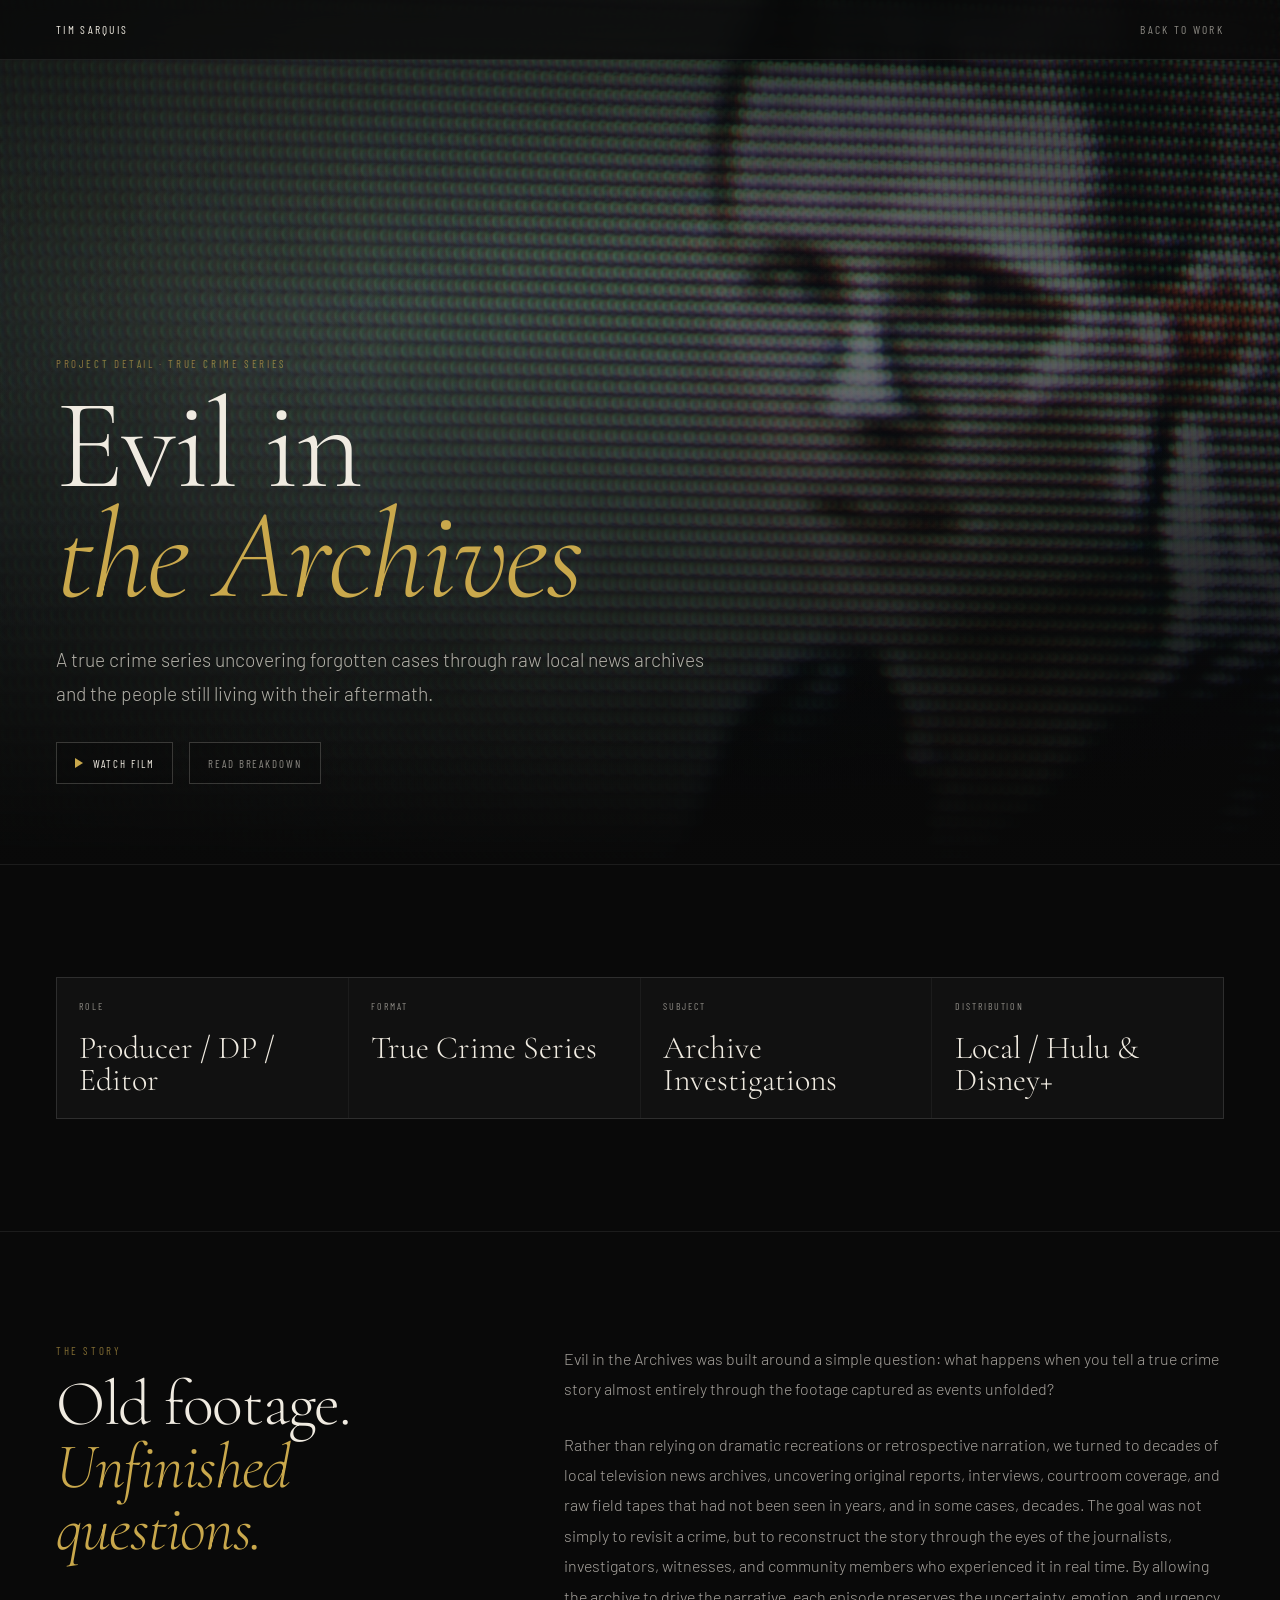
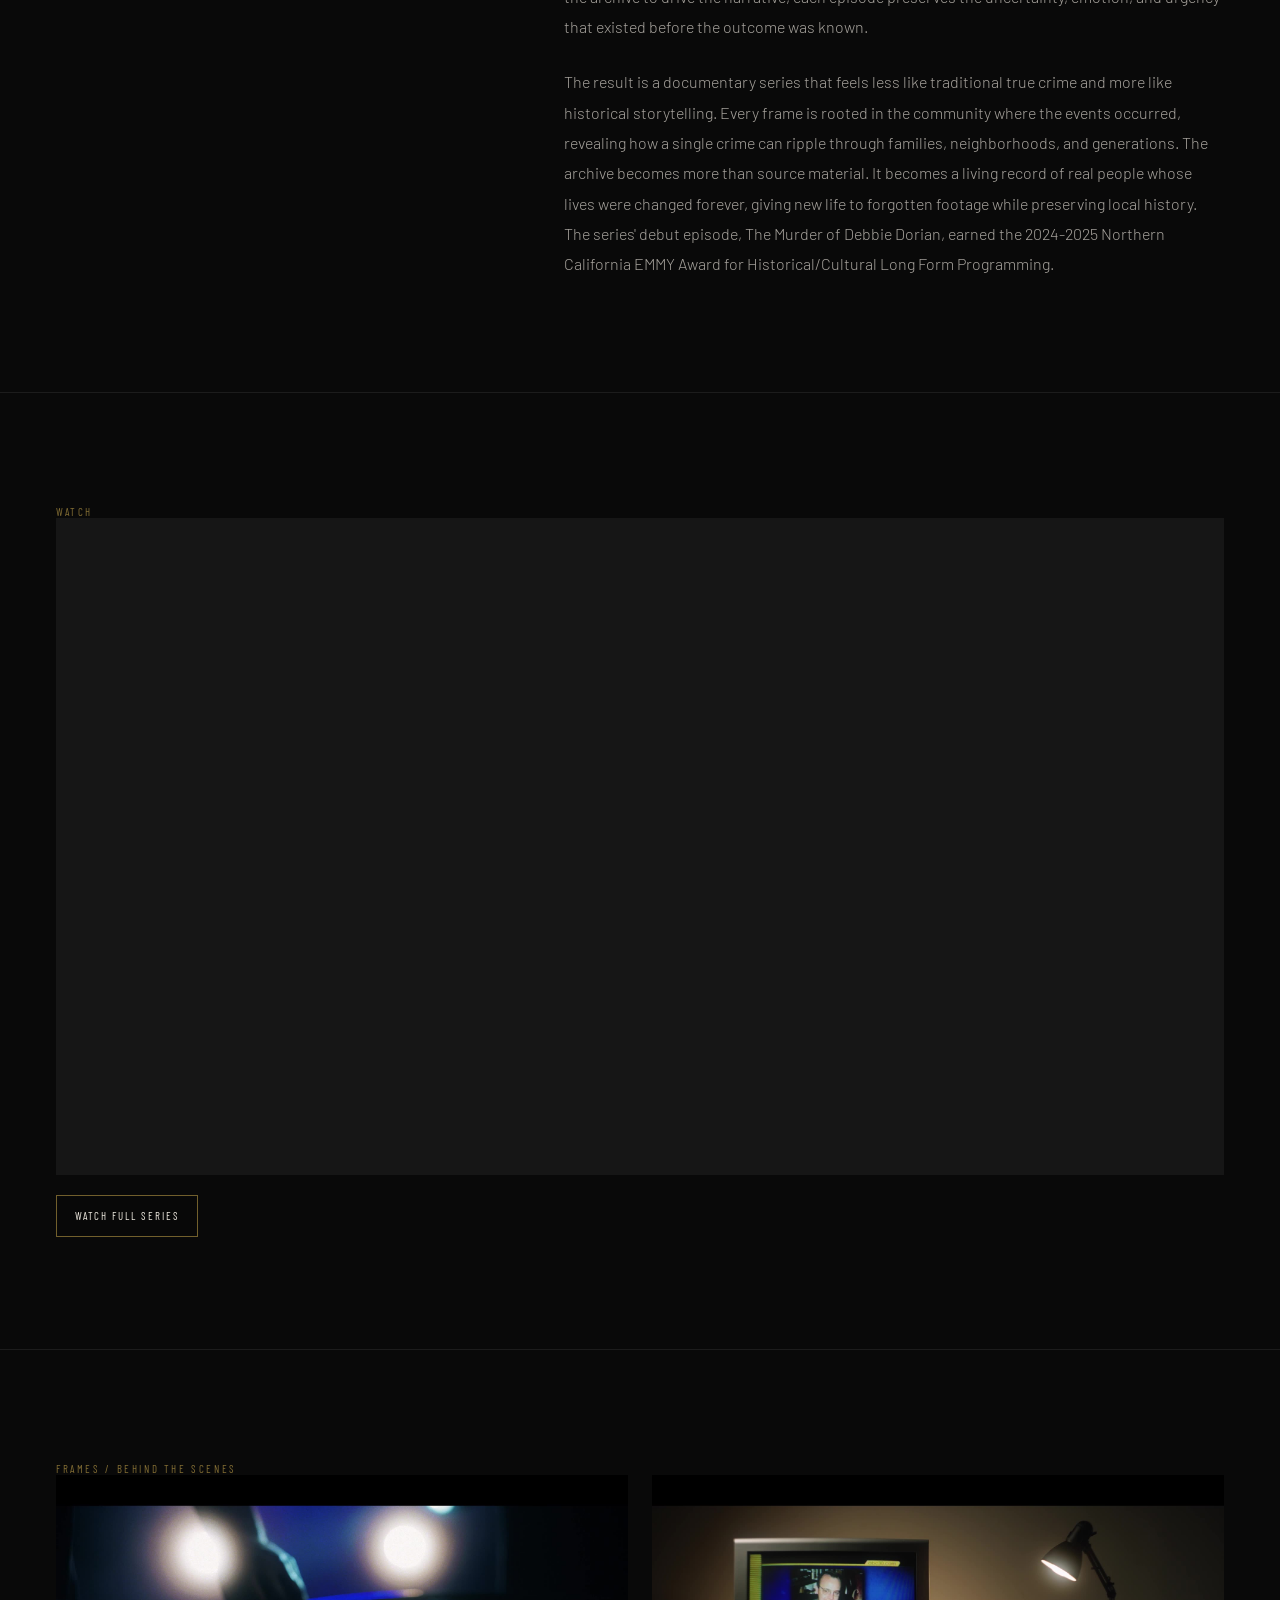
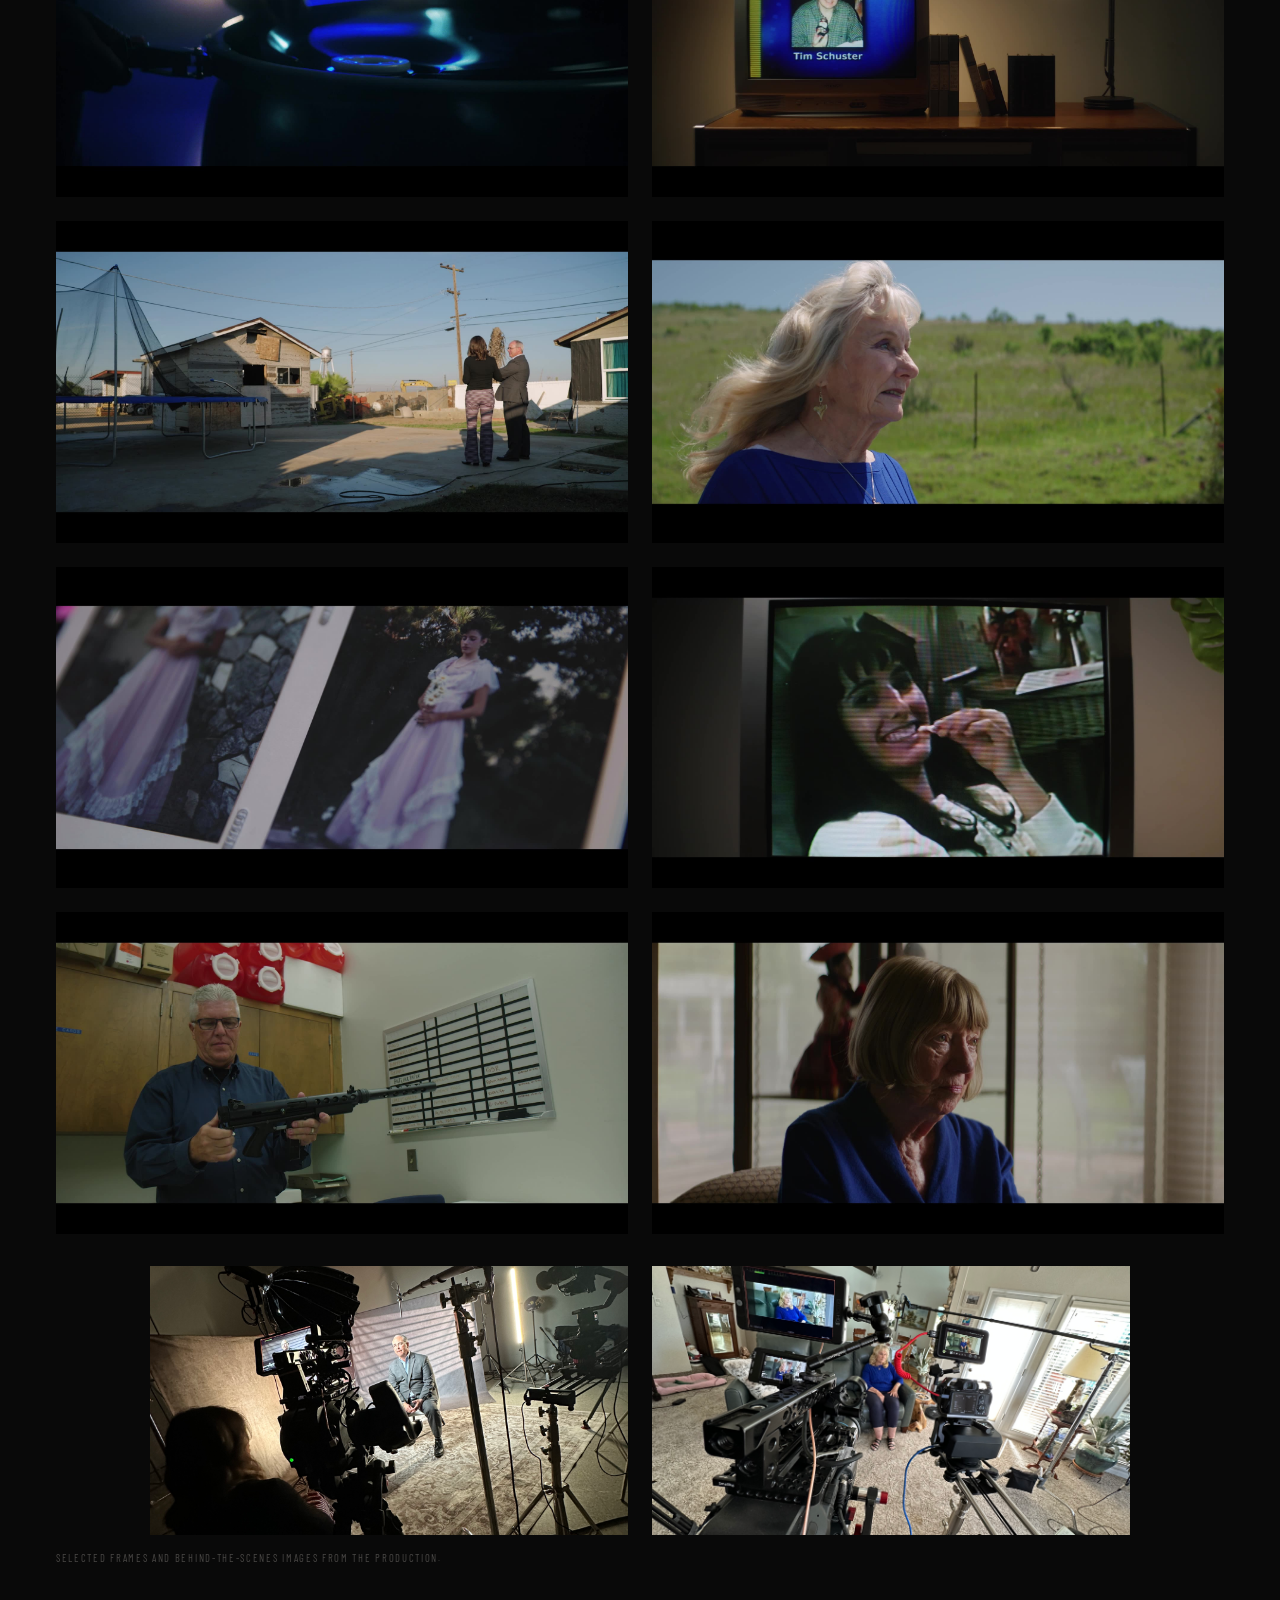
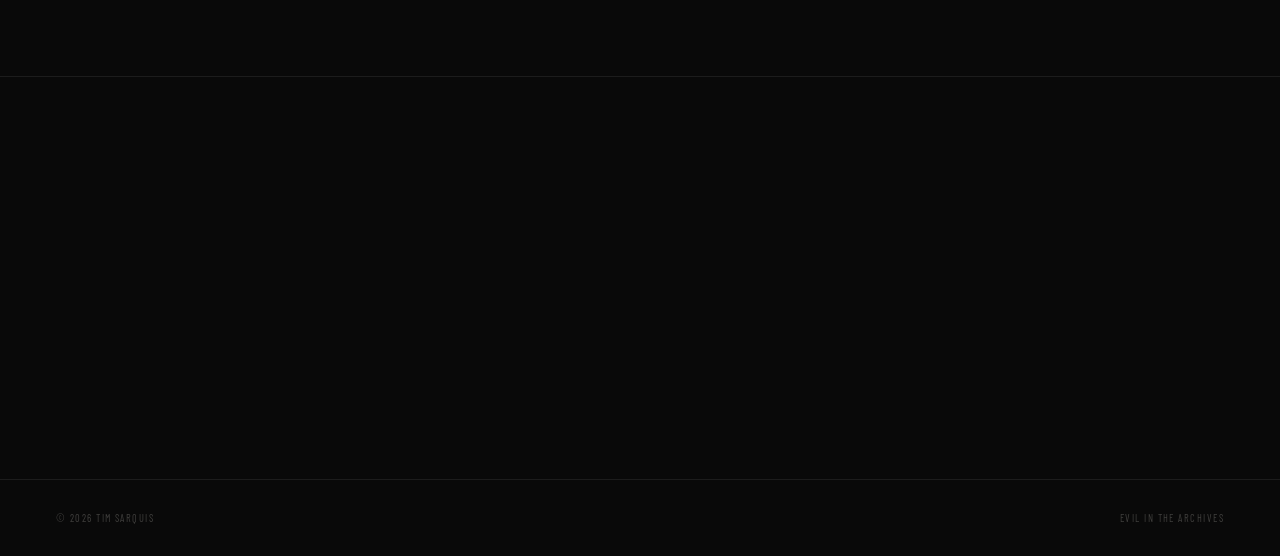
<file: project-evil-in-the-archives.html>
<!DOCTYPE html>
<html lang="en">
<head>
<meta charset="UTF-8" />
<meta name="viewport" content="width=device-width, initial-scale=1.0" />
<meta name="description" content="A project-detail page for Evil in the Archives by Emmy Award-winning filmmaker Tim Sarquis." />
<meta property="og:title" content="Evil in the Archives - Tim Sarquis" />
<meta property="og:description" content="A true crime series built from raw local news archives and the unresolved stories they preserve." />
<meta property="og:type" content="article" />
<meta property="og:image" content="evil-in-the-archives-hero.jpg" />
<title>Evil in the Archives - Tim Sarquis</title>
<link rel="preload" as="image" href="evil-in-the-archives-hero.jpg" />
<link href="https://fonts.googleapis.com/css2?family=Cormorant+Garamond:ital,wght@0,300;0,400;0,600;1,300;1,400&family=Barlow:wght@300;400;500;600&family=Barlow+Condensed:wght@300;400;500;600&display=swap" rel="stylesheet" />
<style>
*, *::before, *::after { box-sizing: border-box; margin: 0; padding: 0; }
:root {
  --black: #090909;
  --surface: #111111;
  --surface2: #161616;
  --border: rgba(255,255,255,0.08);
  --white: #F0EBE1;
  --muted: rgba(240,235,225,0.56);
  --dim: rgba(240,235,225,0.28);
  --gold: #C9A84C;
  --gold-dim: rgba(201,168,76,0.64);
  --ff-display: 'Cormorant Garamond', Georgia, serif;
  --ff-ui: 'Barlow', sans-serif;
  --ff-cond: 'Barlow Condensed', sans-serif;
}
html { scroll-behavior: smooth; }
body {
  background: var(--black);
  color: var(--white);
  font-family: var(--ff-ui);
  -webkit-font-smoothing: antialiased;
}
a { color: inherit; }
.page-nav {
  position: fixed;
  top: 0;
  left: 0;
  right: 0;
  z-index: 100;
  display: flex;
  align-items: center;
  justify-content: space-between;
  padding: 1.4rem 3.5rem;
  background: rgba(9,9,9,0.74);
  border-bottom: 1px solid var(--border);
  backdrop-filter: blur(14px);
}
.nav-mark,
.nav-link {
  font-family: var(--ff-cond);
  font-size: 0.72rem;
  letter-spacing: 0.2em;
  text-transform: uppercase;
  text-decoration: none;
}
.nav-mark { color: var(--white); }
.nav-link { color: var(--muted); transition: color 0.2s; }
.nav-link:hover { color: var(--white); }
.case-hero {
  --hero-parallax-y: 0px;
  --hero-content-y: 0px;
  --hero-image-opacity: 0;
  min-height: 96svh;
  position: relative;
  display: flex;
  align-items: flex-end;
  padding: 9rem 3.5rem 5rem;
  overflow: hidden;
  background: #000;
}
.case-hero::before {
  content: '';
  position: absolute;
  inset: 0;
  background-image: url('evil-in-the-archives-hero.jpg');
  background-size: cover;
  background-position: center;
  filter: brightness(0.62) saturate(0.72);
  opacity: var(--hero-image-opacity);
  transform: translate3d(0, var(--hero-parallax-y), 0) scale(1.16);
  transition: opacity 0.8s ease;
  will-change: transform;
}
.case-hero.hero-image-loaded { --hero-image-opacity: 1; }
.case-hero::after {
  content: '';
  position: absolute;
  inset: 0;
  background:
    radial-gradient(ellipse at center, transparent 30%, rgba(9,9,9,0.68) 100%),
    linear-gradient(to bottom, rgba(9,9,9,0.25) 0%, rgba(9,9,9,0.15) 35%, rgba(9,9,9,1) 100%);
}
.case-hero-inner {
  position: relative;
  z-index: 2;
  width: min(100%, 1200px);
  margin: 0 auto;
  transform: translate3d(0, var(--hero-content-y), 0);
  will-change: transform;
}
.eyebrow,
.section-label {
  font-family: var(--ff-cond);
  font-size: 0.68rem;
  letter-spacing: 0.24em;
  text-transform: uppercase;
  color: var(--gold-dim);
}
.case-title {
  margin-top: 1.3rem;
  font-family: var(--ff-display);
  font-size: clamp(4.4rem, 10vw, 10rem);
  font-weight: 300;
  line-height: 0.86;
  letter-spacing: -0.02em;
  max-width: 1050px;
}
.case-title em {
  color: var(--gold);
  font-style: italic;
}
.case-logline {
  margin-top: 2rem;
  max-width: 680px;
  color: rgba(240,235,225,0.72);
  font-size: clamp(1.05rem, 1.5vw, 1.25rem);
  font-weight: 300;
  line-height: 1.75;
}
.hero-actions {
  display: flex;
  flex-wrap: wrap;
  gap: 1rem;
  margin-top: 2rem;
}
.watch-btn,
.outline-link {
  min-height: 42px;
  display: inline-flex;
  align-items: center;
  justify-content: center;
  border: 1px solid rgba(240,235,225,0.2);
  padding: 0.85rem 1.1rem;
  font-family: var(--ff-cond);
  font-size: 0.68rem;
  letter-spacing: 0.18em;
  text-transform: uppercase;
  text-decoration: none;
  color: var(--white);
  background: rgba(9,9,9,0.28);
  cursor: pointer;
}
.watch-btn::before {
  content: '';
  width: 0;
  height: 0;
  border-top: 5px solid transparent;
  border-bottom: 5px solid transparent;
  border-left: 8px solid var(--gold);
  margin-right: 0.65rem;
}
.outline-link { color: var(--muted); }
.section {
  padding: 7rem 3.5rem;
  border-top: 1px solid var(--border);
}
.section-inner {
  width: min(100%, 1200px);
  margin: 0 auto;
}
.facts {
  display: grid;
  grid-template-columns: repeat(4, 1fr);
  gap: 1px;
  background: var(--border);
  border: 1px solid var(--border);
}
.fact {
  min-height: 140px;
  padding: 1.4rem;
  background: var(--surface);
}
.fact span {
  display: block;
  font-family: var(--ff-cond);
  font-size: 0.62rem;
  letter-spacing: 0.2em;
  text-transform: uppercase;
  color: var(--muted);
}
.fact strong {
  display: block;
  margin-top: 1.2rem;
  font-family: var(--ff-display);
  font-size: clamp(1.5rem, 2.5vw, 2.4rem);
  font-weight: 300;
  line-height: 1;
}
.story-grid {
  display: grid;
  grid-template-columns: 0.9fr 1.5fr;
  gap: 7rem;
  align-items: start;
}
.sticky-label {
  position: sticky;
  top: 7rem;
}
.section-title {
  margin-top: 1rem;
  font-family: var(--ff-display);
  font-size: clamp(2.7rem, 5vw, 5.5rem);
  font-weight: 300;
  line-height: 0.98;
  letter-spacing: -0.02em;
}
.section-title em {
  color: var(--gold);
  font-style: italic;
}
.body-copy p {
  color: rgba(240,235,225,0.68);
  font-size: 1rem;
  font-weight: 300;
  line-height: 1.9;
  margin-bottom: 1.55rem;
}
.body-copy p:last-child { margin-bottom: 0; }
.watch-frame {
  aspect-ratio: 16/9;
  width: 100%;
  background: var(--surface2);
}
.watch-frame iframe {
  width: 100%;
  height: 100%;
  border: 0;
  display: block;
}
.watch-series-link {
  margin-top: 1.25rem;
  border-color: rgba(201, 168, 76, 0.55);
  color: var(--white);
  transition: color 0.2s ease, background-color 0.2s ease, border-color 0.2s ease;
}
.watch-series-link:hover,
.watch-series-link:focus-visible {
  color: var(--black);
  background: var(--gold);
  border-color: var(--gold);
}
.frames-layout {
  display: grid;
  gap: 2rem;
}
.frame-grid {
  display: grid;
  grid-template-columns: repeat(2, 1fr);
  gap: 1.5rem;
}
.frame-item,
.bts-item {
  position: relative;
  overflow: hidden;
  background: var(--surface2);
}
.frame-item {
  aspect-ratio: 16/9;
}
.frame-item img,
.bts-item img {
  width: 100%;
  height: 100%;
  object-fit: cover;
  display: block;
  opacity: 0;
  transform: scale(1.015);
  transition: opacity 0.7s ease, transform 1.1s ease;
}
.frame-item img.media-loaded,
.bts-item img.media-loaded {
  opacity: 1;
  transform: scale(1);
}
.bts-grid {
  display: grid;
  grid-template-columns: repeat(2, 1fr);
  gap: 1.5rem;
  align-items: center;
  max-width: 980px;
  margin: 0 auto;
}
.bts-item.portrait {
  aspect-ratio: 3/4;
}
.bts-item.landscape {
  aspect-ratio: 16/9;
}
.caption {
  margin-top: 1rem;
  color: var(--dim);
  font-family: var(--ff-cond);
  font-size: 0.66rem;
  letter-spacing: 0.16em;
  text-transform: uppercase;
}
.next-project {
  display: grid;
  grid-template-columns: 1fr auto;
  gap: 2rem;
  align-items: end;
}
.next-project h2 {
  font-family: var(--ff-display);
  font-size: clamp(3.2rem, 7vw, 7rem);
  font-weight: 300;
  line-height: 0.92;
  letter-spacing: -0.02em;
}
.next-project-title {
  color: var(--white);
  text-decoration: none;
  transition: color 0.25s;
}
.next-project-title:hover,
.next-project-title:focus-visible {
  color: var(--gold);
}
.footer {
  padding: 2rem 3.5rem;
  border-top: 1px solid var(--border);
  display: flex;
  justify-content: space-between;
  gap: 2rem;
  color: rgba(240,235,225,0.24);
  font-family: var(--ff-cond);
  font-size: 0.65rem;
  letter-spacing: 0.14em;
  text-transform: uppercase;
}
.lightbox {
  position: fixed;
  inset: 0;
  z-index: 1000;
  display: none;
  align-items: center;
  justify-content: center;
  padding: 2rem;
  background: rgba(9,9,9,0.96);
}
.lightbox.open { display: flex; }
.lightbox-inner {
  width: min(92vw, 1120px);
  aspect-ratio: 16/9;
}
.lightbox-inner iframe {
  width: 100%;
  height: 100%;
  border: 0;
}
.lightbox-close {
  position: absolute;
  top: 1.5rem;
  right: 2rem;
  width: 44px;
  height: 44px;
  border: 0;
  background: transparent;
  cursor: pointer;
}
.lightbox-close::before,
.lightbox-close::after {
  content: '';
  position: absolute;
  top: 22px;
  left: 10px;
  width: 24px;
  height: 1px;
  background: var(--white);
}
.lightbox-close::before { transform: rotate(45deg); }
.lightbox-close::after { transform: rotate(-45deg); }
.reveal {
  opacity: 0;
  transform: translateY(24px);
  transition: opacity 0.8s cubic-bezier(0.16,1,0.3,1), transform 0.8s cubic-bezier(0.16,1,0.3,1);
}
.reveal.visible {
  opacity: 1;
  transform: translateY(0);
}
@media (max-width: 900px) {
  .page-nav { padding: 1rem 1.5rem; }
  .case-hero { min-height: 88svh; padding: 7.5rem 1.5rem 3.5rem; }
  .section { padding: 5rem 1.5rem; }
  .facts,
  .story-grid,
  .frame-grid,
  .next-project {
    grid-template-columns: 1fr;
  }
  .facts {
    gap: 0;
    background: transparent;
    border-left: 0;
    border-right: 0;
  }
  .fact {
    min-height: 0;
    padding: 1.15rem 0;
    display: grid;
    grid-template-columns: minmax(5.5rem, 32%) 1fr;
    gap: 1rem;
    align-items: baseline;
    background: transparent;
    border-bottom: 1px solid var(--border);
  }
  .fact:last-child { border-bottom: 0; }
  .fact span {
    font-size: 0.58rem;
    line-height: 1.2;
  }
  .fact strong {
    margin-top: 0;
    font-size: 1.35rem;
    line-height: 1.18;
  }
  .sticky-label { position: static; }
  .frame-item { aspect-ratio: 16/10; }
  .bts-grid {
    grid-template-columns: 1fr;
    max-width: 560px;
  }
  .footer {
    padding: 1.5rem;
    flex-direction: column;
  }
}
</style>
</head>
<body>
<nav class="page-nav">
  <a href="index.html#portfolio" class="nav-mark">Tim Sarquis</a>
  <a href="index.html#portfolio" class="nav-link">Back to Work</a>
</nav>

<main>
  <section class="case-hero">
    <div class="case-hero-inner reveal">
      <p class="eyebrow">Project Detail · True Crime Series</p>
      <h1 class="case-title">Evil in<br><em>the Archives</em></h1>
      <p class="case-logline">A true crime series uncovering forgotten cases through raw local news archives and the people still living with their aftermath.</p>
      <div class="hero-actions">
        <button class="watch-btn" type="button" data-open-video>Watch Film</button>
        <a class="outline-link" href="#breakdown">Read Breakdown</a>
      </div>
    </div>
  </section>

  <section class="section">
    <div class="section-inner">
      <div class="facts reveal">
        <div class="fact">
          <span>Role</span>
          <strong>Producer / DP / Editor</strong>
        </div>
        <div class="fact">
          <span>Format</span>
          <strong>True Crime Series</strong>
        </div>
        <div class="fact">
          <span>Subject</span>
          <strong>Archive Investigations</strong>
        </div>
        <div class="fact">
          <span>Distribution</span>
          <strong>Local / Hulu & Disney+</strong>
        </div>
      </div>
    </div>
  </section>

  <section class="section" id="breakdown">
    <div class="section-inner story-grid">
      <div class="sticky-label reveal">
        <p class="section-label">The Story</p>
        <h2 class="section-title">Old footage. <em>Unfinished questions.</em></h2>
      </div>
      <div class="body-copy reveal">
        <p>Evil in the Archives was built around a simple question: what happens when you tell a true crime story almost entirely through the footage captured as events unfolded?</p>
        <p>Rather than relying on dramatic recreations or retrospective narration, we turned to decades of local television news archives, uncovering original reports, interviews, courtroom coverage, and raw field tapes that had not been seen in years, and in some cases, decades. The goal was not simply to revisit a crime, but to reconstruct the story through the eyes of the journalists, investigators, witnesses, and community members who experienced it in real time. By allowing the archive to drive the narrative, each episode preserves the uncertainty, emotion, and urgency that existed before the outcome was known.</p>
        <p>The result is a documentary series that feels less like traditional true crime and more like historical storytelling. Every frame is rooted in the community where the events occurred, revealing how a single crime can ripple through families, neighborhoods, and generations. The archive becomes more than source material. It becomes a living record of real people whose lives were changed forever, giving new life to forgotten footage while preserving local history. The series' debut episode, The Murder of Debbie Dorian, earned the 2024-2025 Northern California EMMY Award for Historical/Cultural Long Form Programming.</p>
      </div>
    </div>
  </section>

  <section class="section">
    <div class="section-inner reveal">
      <p class="section-label">Watch</p>
      <div class="watch-frame">
        <iframe src="https://player.vimeo.com/video/1184489402?app_id=58479" loading="lazy" allow="autoplay; fullscreen; picture-in-picture" allowfullscreen></iframe>
      </div>
      <a class="outline-link watch-series-link" href="https://www.disneyplus.com/browse/entity-8ad28695-09c0-48cf-a3e6-7e54989a35f1" target="_blank" rel="noopener noreferrer">Watch Full Series</a>
    </div>
  </section>

  <section class="section">
    <div class="section-inner reveal">
      <p class="section-label">Frames / Behind the Scenes</p>
      <div class="frames-layout">
        <div class="frame-grid">
          <div class="frame-item">
            <img src="evil-in-the-archives-frame-1.jpg" alt="Evil in the Archives frame 01">
          </div>
          <div class="frame-item">
            <img src="evil-in-the-archives-frame-2.jpg" alt="Evil in the Archives frame 02">
          </div>
          <div class="frame-item">
            <img src="evil-in-the-archives-frame-3.jpg" alt="Evil in the Archives frame 03">
          </div>
          <div class="frame-item">
            <img src="evil-in-the-archives-frame-4.jpg" alt="Evil in the Archives frame 04">
          </div>
          <div class="frame-item">
            <img src="evil-in-the-archives-frame-5.jpg" alt="Evil in the Archives frame 05">
          </div>
          <div class="frame-item">
            <img src="evil-in-the-archives-frame-6.jpg" alt="Evil in the Archives frame 06">
          </div>
          <div class="frame-item">
            <img src="evil-in-the-archives-frame-7.jpg" alt="Evil in the Archives frame 07">
          </div>
          <div class="frame-item">
            <img src="evil-in-the-archives-frame-8.jpg" alt="Evil in the Archives frame 08">
          </div>
        </div>
        <div class="bts-grid">
          <div class="bts-item landscape">
            <img src="evil-in-the-archives-bts1.jpeg" alt="Behind the scenes on Evil in the Archives">
          </div>
          <div class="bts-item landscape">
            <img src="evil-in-the-archives-bts2.jpeg" alt="Behind the scenes on Evil in the Archives">
          </div>
        </div>
      </div>
      <p class="caption">Selected frames and behind-the-scenes images from the production.</p>
    </div>
  </section>

  <section class="section">
    <div class="section-inner next-project reveal">
      <div>
        <p class="section-label">Next</p>
        <h2><a class="next-project-title" href="project-mountain-strong.html">Mountain Strong: Surviving the Creek Fire</a></h2>
      </div>
      <a class="outline-link" href="index.html#portfolio">Back to Work</a>
    </div>
  </section>
</main>

<footer class="footer">
  <p>© 2026 Tim Sarquis</p>
  <p>Evil in the Archives</p>
</footer>

<div class="lightbox" id="lightbox">
  <button class="lightbox-close" type="button" id="lightbox-close" aria-label="Close video"></button>
  <div class="lightbox-inner" id="lightbox-inner"></div>
</div>

<script>
const observer = new IntersectionObserver((entries) => {
  entries.forEach(entry => {
    if (entry.isIntersecting) {
      entry.target.classList.add('visible');
      observer.unobserve(entry.target);
    }
  });
}, { threshold: 0.12 });
document.querySelectorAll('.reveal').forEach(el => observer.observe(el));

const hero = document.querySelector('.case-hero');
let ticking = false;

function fadeInLoadedImages() {
  if (hero) {
    const heroBackground = getComputedStyle(hero, '::before').backgroundImage;
    const heroImageUrl = heroBackground.match(/url\(["']?(.*?)["']?\)/)?.[1];
    if (heroImageUrl) {
      const heroImage = new Image();
      heroImage.onload = () => hero.classList.add('hero-image-loaded');
      heroImage.onerror = () => hero.classList.add('hero-image-loaded');
      heroImage.src = heroImageUrl;
      if (heroImage.complete) hero.classList.add('hero-image-loaded');
    } else {
      hero.classList.add('hero-image-loaded');
    }
  }

  document.querySelectorAll('.frame-item img, .bts-item img').forEach((image) => {
    const revealImage = () => image.classList.add('media-loaded');
    if (image.complete) {
      revealImage();
    } else {
      image.addEventListener('load', revealImage, { once: true });
      image.addEventListener('error', revealImage, { once: true });
    }
  });
}

function updateHeroParallax() {
  if (!hero) return;
  const heroRect = hero.getBoundingClientRect();
  const scrollProgress = Math.min(Math.max(-heroRect.top / hero.offsetHeight, 0), 1);
  hero.style.setProperty('--hero-parallax-y', `${scrollProgress * 180}px`);
  hero.style.setProperty('--hero-content-y', `${scrollProgress * -48}px`);
  ticking = false;
}

window.addEventListener('scroll', () => {
  if (!ticking) {
    window.requestAnimationFrame(updateHeroParallax);
    ticking = true;
  }
}, { passive: true });
updateHeroParallax();
fadeInLoadedImages();

const lightbox = document.getElementById('lightbox');
const lightboxInner = document.getElementById('lightbox-inner');
const closeBtn = document.getElementById('lightbox-close');

function openVideo() {
  lightboxInner.innerHTML = '<iframe src="https://player.vimeo.com/video/1184489402?autoplay=1&app_id=58479" allow="autoplay; fullscreen; picture-in-picture" allowfullscreen></iframe>';
  lightbox.classList.add('open');
  document.body.style.overflow = 'hidden';
}

function closeVideo() {
  lightbox.classList.remove('open');
  document.body.style.overflow = '';
  setTimeout(() => { lightboxInner.innerHTML = ''; }, 200);
}

document.querySelector('[data-open-video]').addEventListener('click', openVideo);
closeBtn.addEventListener('click', closeVideo);
lightbox.addEventListener('click', (event) => {
  if (event.target === lightbox) closeVideo();
});
document.addEventListener('keydown', (event) => {
  if (event.key === 'Escape') closeVideo();
});
</script>
</body>
</html>
</file>
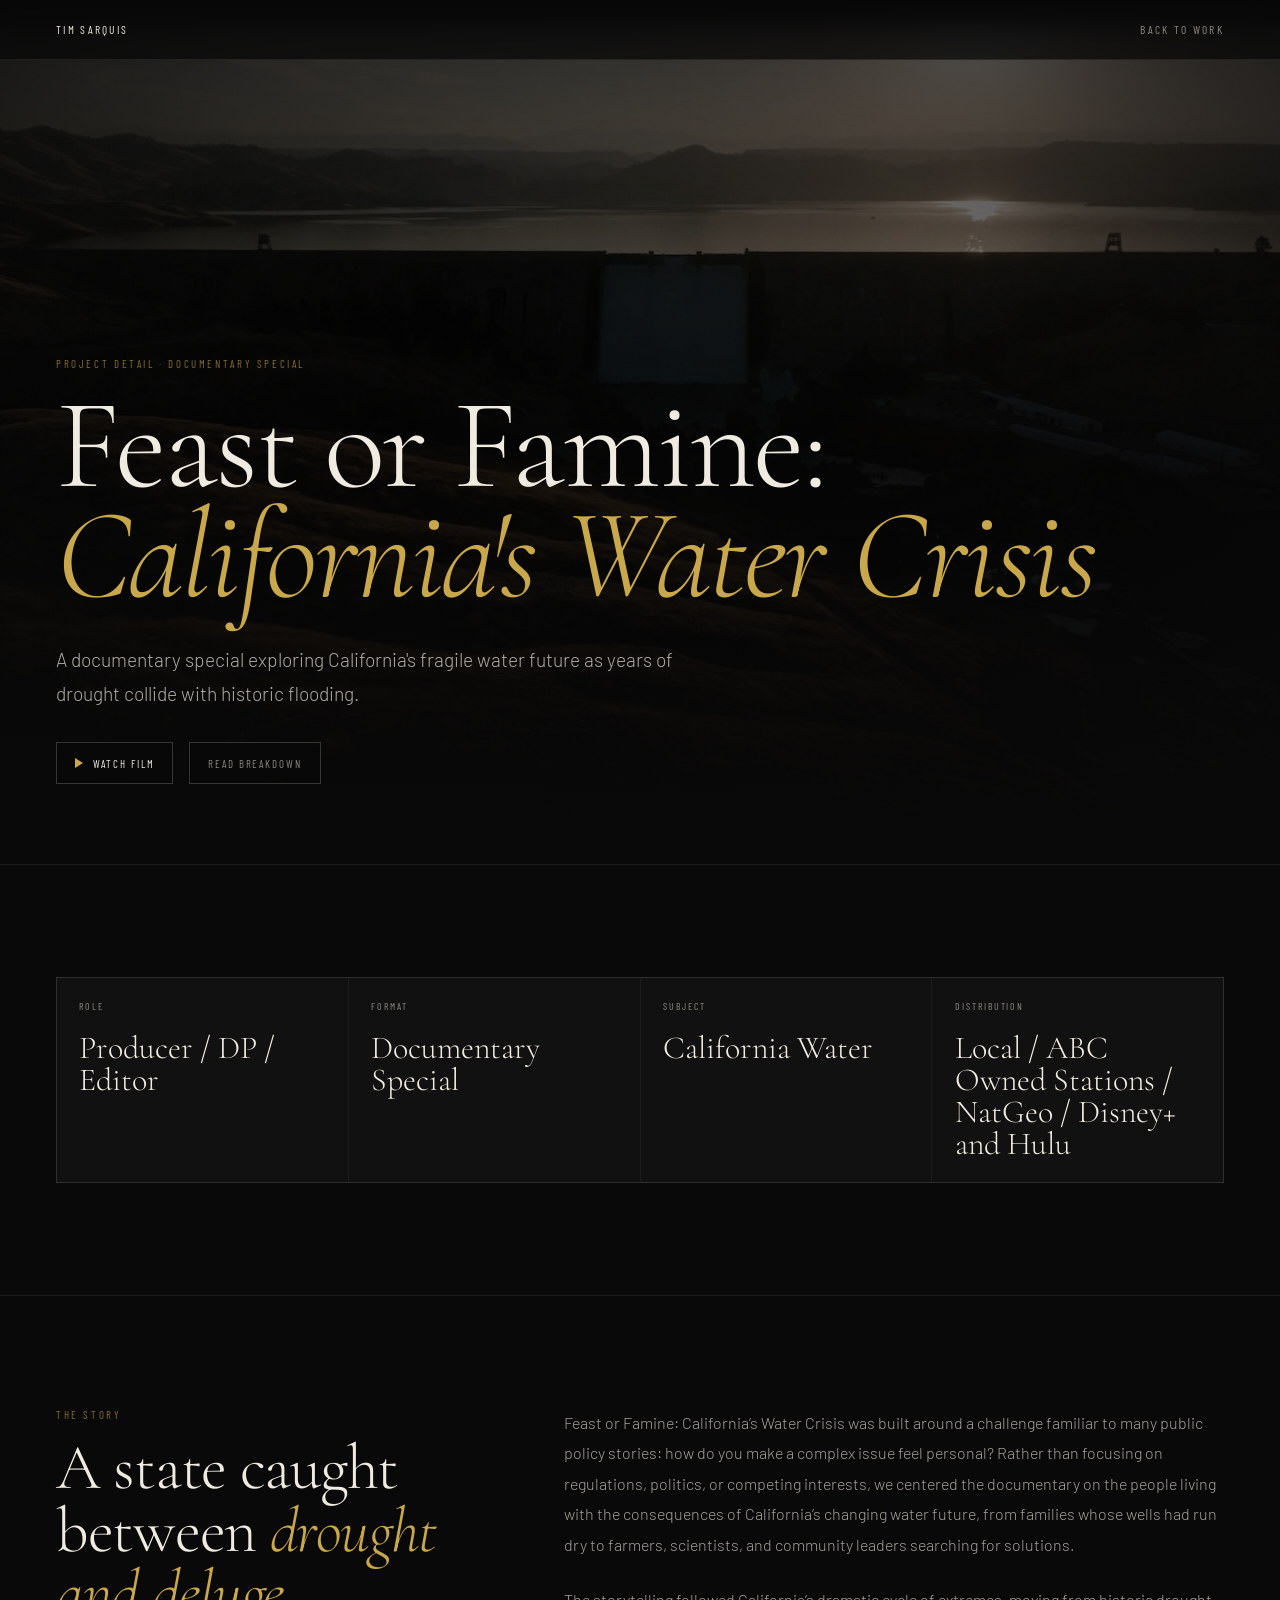
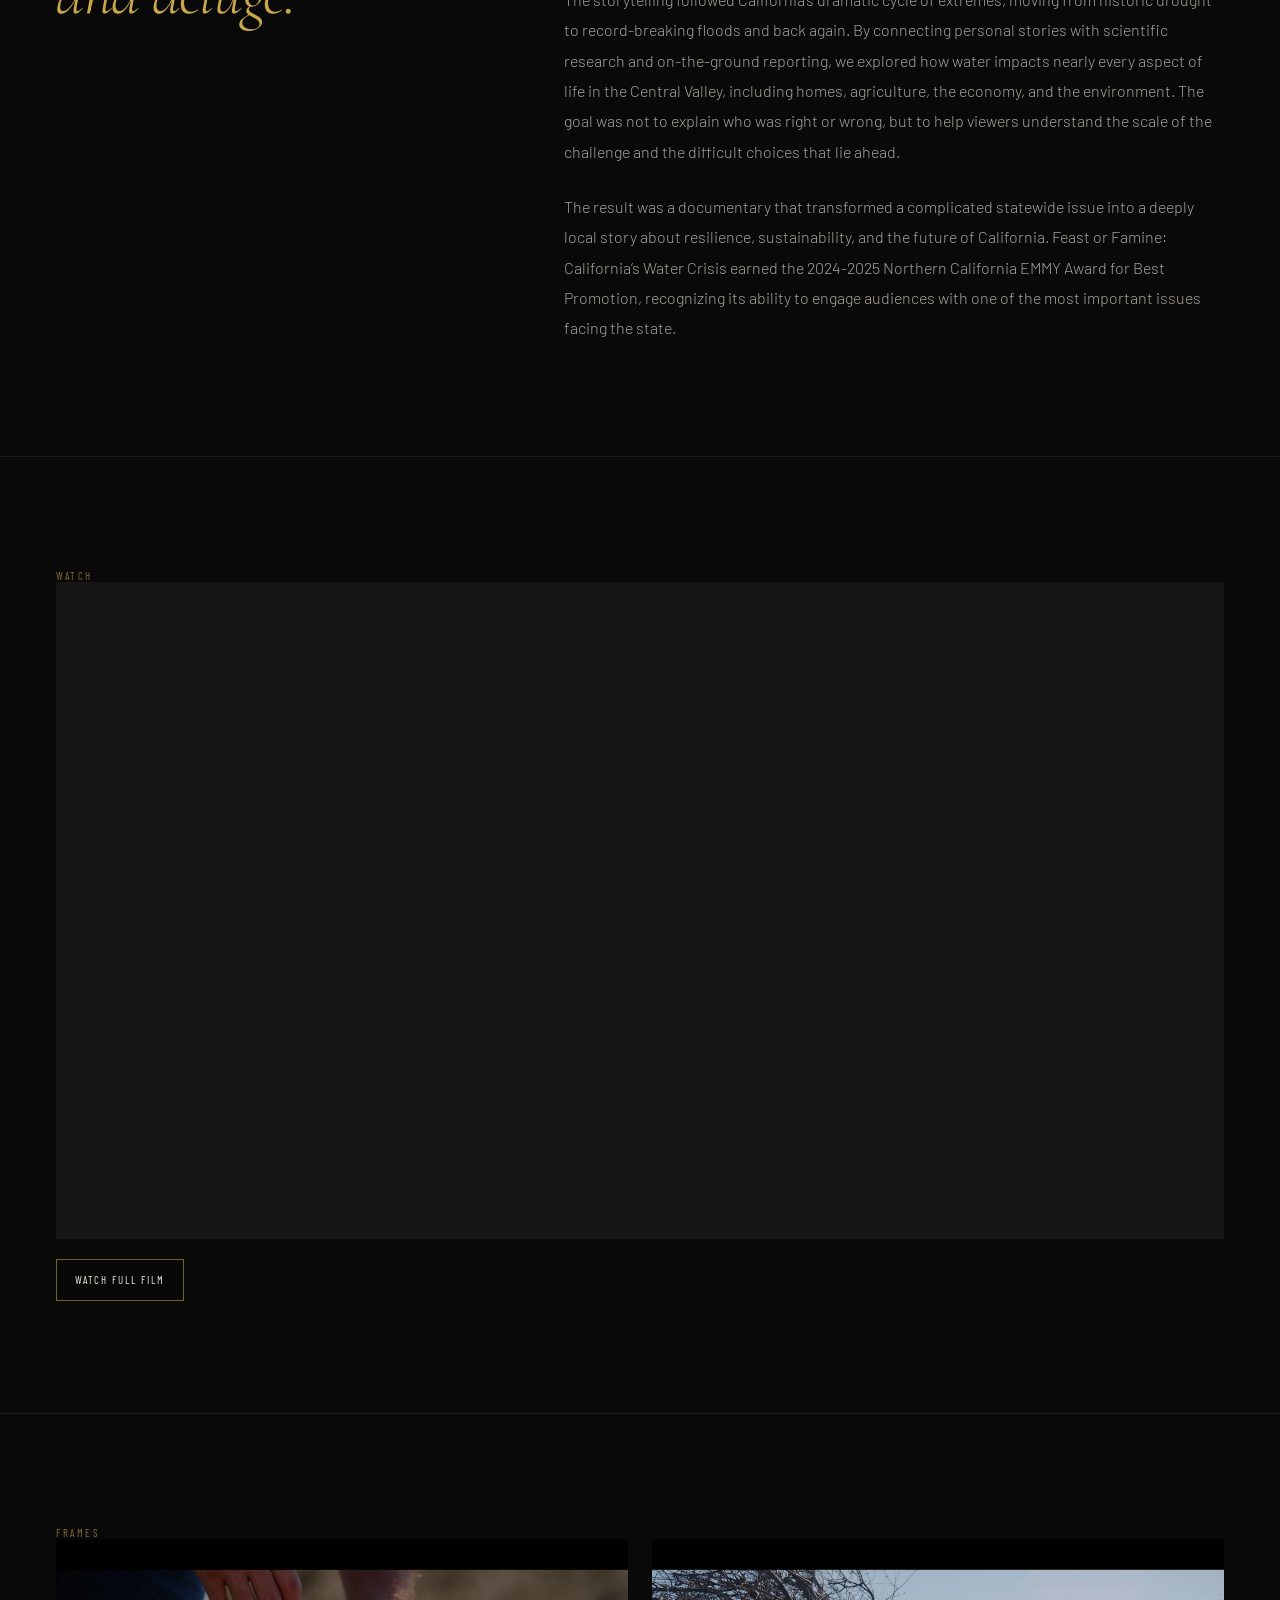
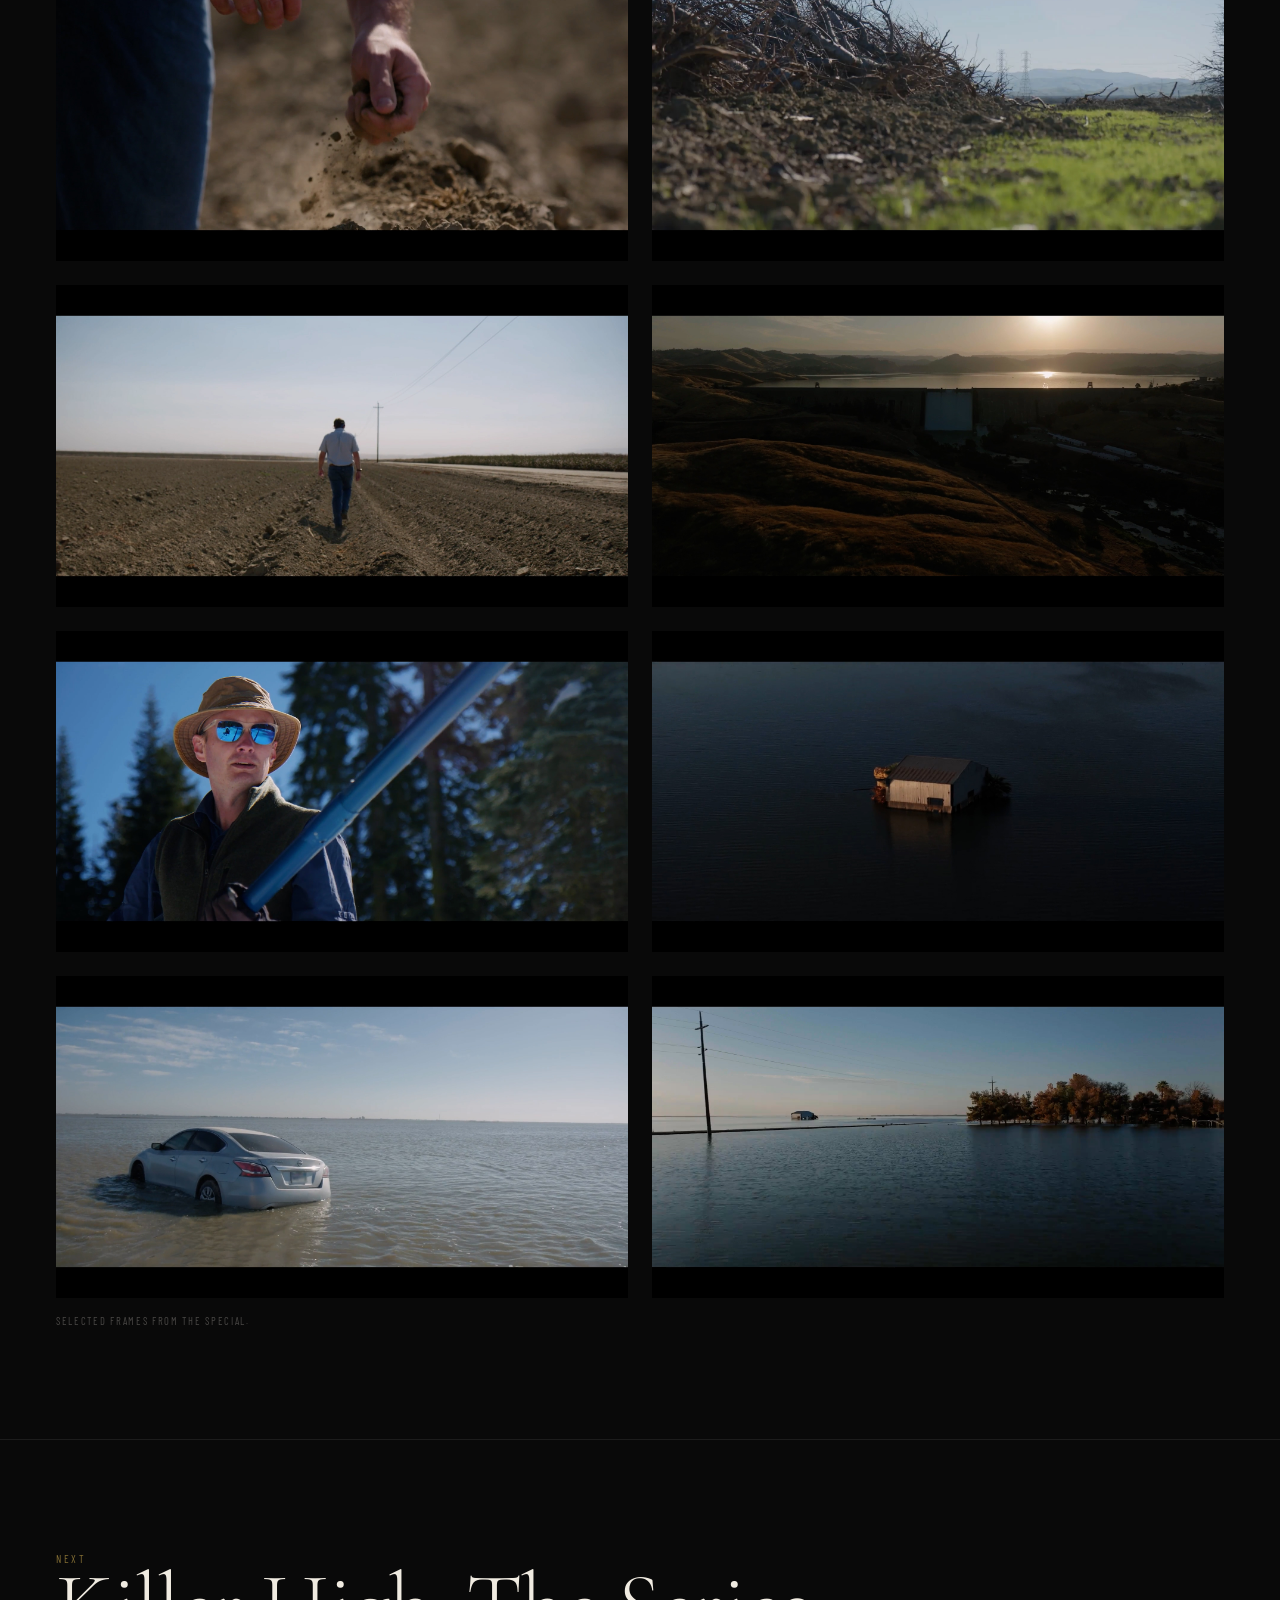
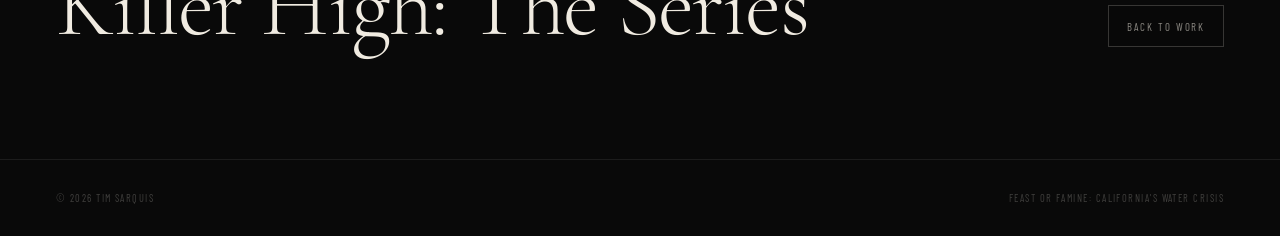
<file: project-feast-or-famine.html>
<!DOCTYPE html>
<html lang="en">
<head>
<meta charset="UTF-8" />
<meta name="viewport" content="width=device-width, initial-scale=1.0" />
<meta name="description" content="A project-detail page for Feast or Famine: California's Water Crisis by Emmy Award-winning filmmaker Tim Sarquis." />
<meta property="og:title" content="Feast or Famine: California's Water Crisis - Tim Sarquis" />
<meta property="og:description" content="A documentary special examining California's water crisis, from historic drought to devastating floods." />
<meta property="og:type" content="article" />
<meta property="og:image" content="feast-famine-frame-1.jpg" />
<title>Feast or Famine: California's Water Crisis - Tim Sarquis</title>
<link rel="preload" as="image" href="feast-famine-frame-4.jpg" />
<link href="https://fonts.googleapis.com/css2?family=Cormorant+Garamond:ital,wght@0,300;0,400;0,600;1,300;1,400&family=Barlow:wght@300;400;500;600&family=Barlow+Condensed:wght@300;400;500;600&display=swap" rel="stylesheet" />
<style>
*, *::before, *::after { box-sizing: border-box; margin: 0; padding: 0; }
:root {
  --black: #090909;
  --surface: #111111;
  --surface2: #161616;
  --border: rgba(255,255,255,0.08);
  --white: #F0EBE1;
  --muted: rgba(240,235,225,0.56);
  --dim: rgba(240,235,225,0.28);
  --gold: #C9A84C;
  --gold-dim: rgba(201,168,76,0.64);
  --ff-display: 'Cormorant Garamond', Georgia, serif;
  --ff-ui: 'Barlow', sans-serif;
  --ff-cond: 'Barlow Condensed', sans-serif;
}
html { scroll-behavior: smooth; }
body {
  background: var(--black);
  color: var(--white);
  font-family: var(--ff-ui);
  -webkit-font-smoothing: antialiased;
}
a { color: inherit; }
.page-nav {
  position: fixed;
  top: 0;
  left: 0;
  right: 0;
  z-index: 100;
  display: flex;
  align-items: center;
  justify-content: space-between;
  padding: 1.4rem 3.5rem;
  background: rgba(9,9,9,0.74);
  border-bottom: 1px solid var(--border);
  backdrop-filter: blur(14px);
}
.nav-mark,
.nav-link {
  font-family: var(--ff-cond);
  font-size: 0.72rem;
  letter-spacing: 0.2em;
  text-transform: uppercase;
  text-decoration: none;
}
.nav-mark { color: var(--white); }
.nav-link { color: var(--muted); transition: color 0.2s; }
.nav-link:hover { color: var(--white); }
.case-hero {
  --hero-parallax-y: 0px;
  --hero-content-y: 0px;
  --hero-image-opacity: 0;
  min-height: 96svh;
  position: relative;
  display: flex;
  align-items: flex-end;
  padding: 9rem 3.5rem 5rem;
  overflow: hidden;
  background: #000;
}
.case-hero::before {
  content: '';
  position: absolute;
  inset: 0;
  background-image: url('feast-famine-frame-4.jpg');
  background-size: cover;
  background-position: center;
  filter: brightness(0.62) saturate(0.72);
  opacity: var(--hero-image-opacity);
  transform: translate3d(0, var(--hero-parallax-y), 0) scale(1.16);
  transition: opacity 0.8s ease;
  will-change: transform;
}
.case-hero.hero-image-loaded { --hero-image-opacity: 1; }
.case-hero::after {
  content: '';
  position: absolute;
  inset: 0;
  background:
    radial-gradient(ellipse at center, transparent 30%, rgba(9,9,9,0.68) 100%),
    linear-gradient(to bottom, rgba(9,9,9,0.25) 0%, rgba(9,9,9,0.15) 35%, rgba(9,9,9,1) 100%);
}
.case-hero-inner {
  position: relative;
  z-index: 2;
  width: min(100%, 1200px);
  margin: 0 auto;
  transform: translate3d(0, var(--hero-content-y), 0);
  will-change: transform;
}
.eyebrow,
.section-label {
  font-family: var(--ff-cond);
  font-size: 0.68rem;
  letter-spacing: 0.24em;
  text-transform: uppercase;
  color: var(--gold-dim);
}
.case-title {
  margin-top: 1.3rem;
  font-family: var(--ff-display);
  font-size: clamp(4.4rem, 10vw, 10rem);
  font-weight: 300;
  line-height: 0.86;
  letter-spacing: -0.02em;
  max-width: 1050px;
}
.case-title em {
  color: var(--gold);
  font-style: italic;
}
.case-logline {
  margin-top: 2rem;
  max-width: 680px;
  color: rgba(240,235,225,0.72);
  font-size: clamp(1.05rem, 1.5vw, 1.25rem);
  font-weight: 300;
  line-height: 1.75;
}
.hero-actions {
  display: flex;
  flex-wrap: wrap;
  gap: 1rem;
  margin-top: 2rem;
}
.watch-btn,
.outline-link {
  min-height: 42px;
  display: inline-flex;
  align-items: center;
  justify-content: center;
  border: 1px solid rgba(240,235,225,0.2);
  padding: 0.85rem 1.1rem;
  font-family: var(--ff-cond);
  font-size: 0.68rem;
  letter-spacing: 0.18em;
  text-transform: uppercase;
  text-decoration: none;
  color: var(--white);
  background: rgba(9,9,9,0.28);
  cursor: pointer;
}
.watch-btn::before {
  content: '';
  width: 0;
  height: 0;
  border-top: 5px solid transparent;
  border-bottom: 5px solid transparent;
  border-left: 8px solid var(--gold);
  margin-right: 0.65rem;
}
.outline-link { color: var(--muted); }
.section {
  padding: 7rem 3.5rem;
  border-top: 1px solid var(--border);
}
.section-inner {
  width: min(100%, 1200px);
  margin: 0 auto;
}
.facts {
  display: grid;
  grid-template-columns: repeat(4, 1fr);
  gap: 1px;
  background: var(--border);
  border: 1px solid var(--border);
}
.fact {
  min-height: 140px;
  padding: 1.4rem;
  background: var(--surface);
}
.fact span {
  display: block;
  font-family: var(--ff-cond);
  font-size: 0.62rem;
  letter-spacing: 0.2em;
  text-transform: uppercase;
  color: var(--muted);
}
.fact strong {
  display: block;
  margin-top: 1.2rem;
  font-family: var(--ff-display);
  font-size: clamp(1.5rem, 2.5vw, 2.4rem);
  font-weight: 300;
  line-height: 1;
}
.story-grid {
  display: grid;
  grid-template-columns: 0.9fr 1.5fr;
  gap: 7rem;
  align-items: start;
}
.sticky-label {
  position: sticky;
  top: 7rem;
}
.section-title {
  margin-top: 1rem;
  font-family: var(--ff-display);
  font-size: clamp(2.7rem, 5vw, 5.5rem);
  font-weight: 300;
  line-height: 0.98;
  letter-spacing: -0.02em;
}
.section-title em {
  color: var(--gold);
  font-style: italic;
}
.body-copy p {
  color: rgba(240,235,225,0.68);
  font-size: 1rem;
  font-weight: 300;
  line-height: 1.9;
  margin-bottom: 1.55rem;
}
.body-copy p:last-child { margin-bottom: 0; }
.watch-frame {
  aspect-ratio: 16/9;
  width: 100%;
  background: var(--surface2);
}
.watch-frame iframe {
  width: 100%;
  height: 100%;
  border: 0;
  display: block;
}
.watch-series-link {
  margin-top: 1.25rem;
  border-color: rgba(201, 168, 76, 0.55);
  color: var(--white);
  transition: color 0.2s ease, background-color 0.2s ease, border-color 0.2s ease;
}
.watch-series-link:hover,
.watch-series-link:focus-visible {
  color: var(--black);
  background: var(--gold);
  border-color: var(--gold);
}
.frames-layout {
  display: grid;
  gap: 2rem;
}
.frame-grid {
  display: grid;
  grid-template-columns: repeat(2, 1fr);
  gap: 1.5rem;
}
.frame-item,
.bts-item {
  position: relative;
  overflow: hidden;
  background: var(--surface2);
}
.frame-item {
  aspect-ratio: 16/9;
}
.frame-item img,
.bts-item img {
  width: 100%;
  height: 100%;
  object-fit: cover;
  display: block;
  opacity: 0;
  transform: scale(1.015);
  transition: opacity 0.7s ease, transform 1.1s ease;
}
.frame-item img.media-loaded,
.bts-item img.media-loaded {
  opacity: 1;
  transform: scale(1);
}
.bts-grid {
  display: grid;
  grid-template-columns: repeat(4, minmax(0, 1fr));
  gap: 1.5rem;
  align-items: center;
  max-width: 1100px;
  margin: 0 auto;
}
.bts-item.portrait {
  aspect-ratio: 3/4;
}
.bts-item.landscape {
  aspect-ratio: 1/1;
}
.caption {
  margin-top: 1rem;
  color: var(--dim);
  font-family: var(--ff-cond);
  font-size: 0.66rem;
  letter-spacing: 0.16em;
  text-transform: uppercase;
}
.next-project {
  display: grid;
  grid-template-columns: 1fr auto;
  gap: 2rem;
  align-items: end;
}
.next-project h2 {
  font-family: var(--ff-display);
  font-size: clamp(3.2rem, 7vw, 7rem);
  font-weight: 300;
  line-height: 0.92;
  letter-spacing: -0.02em;
}
.next-project-title {
  display: inline-block;
  color: var(--white);
  cursor: pointer;
  text-decoration: none;
  transition: color 0.25s;
}
.next-project-title:hover,
.next-project-title:focus-visible {
  color: var(--gold);
}
.footer {
  padding: 2rem 3.5rem;
  border-top: 1px solid var(--border);
  display: flex;
  justify-content: space-between;
  gap: 2rem;
  color: rgba(240,235,225,0.24);
  font-family: var(--ff-cond);
  font-size: 0.65rem;
  letter-spacing: 0.14em;
  text-transform: uppercase;
}
.lightbox {
  position: fixed;
  inset: 0;
  z-index: 1000;
  display: none;
  align-items: center;
  justify-content: center;
  padding: 2rem;
  background: rgba(9,9,9,0.96);
}
.lightbox.open { display: flex; }
.lightbox-inner {
  width: min(92vw, 1120px);
  aspect-ratio: 16/9;
}
.lightbox-inner iframe {
  width: 100%;
  height: 100%;
  border: 0;
}
.lightbox-close {
  position: absolute;
  top: 1.5rem;
  right: 2rem;
  width: 44px;
  height: 44px;
  border: 0;
  background: transparent;
  cursor: pointer;
}
.lightbox-close::before,
.lightbox-close::after {
  content: '';
  position: absolute;
  top: 22px;
  left: 10px;
  width: 24px;
  height: 1px;
  background: var(--white);
}
.lightbox-close::before { transform: rotate(45deg); }
.lightbox-close::after { transform: rotate(-45deg); }
.reveal {
  opacity: 0;
  transform: translateY(24px);
  transition: opacity 0.8s cubic-bezier(0.16,1,0.3,1), transform 0.8s cubic-bezier(0.16,1,0.3,1);
}
.reveal.visible {
  opacity: 1;
  transform: translateY(0);
}
@media (max-width: 900px) {
  .page-nav { padding: 1rem 1.5rem; }
  .case-hero { min-height: 88svh; padding: 7.5rem 1.5rem 3.5rem; }
  .section { padding: 5rem 1.5rem; }
  .facts,
  .story-grid,
  .frame-grid,
  .next-project {
    grid-template-columns: 1fr;
  }
  .facts {
    gap: 0;
    background: transparent;
    border-left: 0;
    border-right: 0;
  }
  .fact {
    min-height: 0;
    padding: 1.15rem 0;
    display: grid;
    grid-template-columns: minmax(5.5rem, 32%) 1fr;
    gap: 1rem;
    align-items: baseline;
    background: transparent;
    border-bottom: 1px solid var(--border);
  }
  .fact:last-child { border-bottom: 0; }
  .fact span {
    font-size: 0.58rem;
    line-height: 1.2;
  }
  .fact strong {
    margin-top: 0;
    font-size: 1.35rem;
    line-height: 1.18;
  }
  .sticky-label { position: static; }
  .frame-item { aspect-ratio: 16/10; }
  .bts-grid {
    grid-template-columns: 1fr;
    max-width: 560px;
  }
  .footer {
    padding: 1.5rem;
    flex-direction: column;
  }
}
</style>
</head>
<body>
<nav class="page-nav">
  <a href="index.html#portfolio" class="nav-mark">Tim Sarquis</a>
  <a href="index.html#portfolio" class="nav-link">Back to Work</a>
</nav>

<main>
  <section class="case-hero">
    <div class="case-hero-inner reveal">
      <p class="eyebrow">Project Detail · Documentary Special</p>
      <h1 class="case-title">Feast or Famine:<br><em>California's Water Crisis</em></h1>
      <p class="case-logline">A documentary special exploring California's fragile water future as years of drought collide with historic flooding.</p>
      <div class="hero-actions">
        <button class="watch-btn" type="button" data-open-video>Watch Film</button>
        <a class="outline-link" href="#breakdown">Read Breakdown</a>
      </div>
    </div>
  </section>

  <section class="section">
    <div class="section-inner">
      <div class="facts reveal">
        <div class="fact">
          <span>Role</span>
          <strong>Producer / DP / Editor</strong>
        </div>
        <div class="fact">
          <span>Format</span>
          <strong>Documentary Special</strong>
        </div>
        <div class="fact">
          <span>Subject</span>
          <strong>California Water</strong>
        </div>
        <div class="fact">
          <span>Distribution</span>
          <strong>Local / ABC Owned Stations / NatGeo / Disney+ and Hulu</strong>
        </div>
      </div>
    </div>
  </section>

  <section class="section" id="breakdown">
    <div class="section-inner story-grid">
      <div class="sticky-label reveal">
        <p class="section-label">The Story</p>
        <h2 class="section-title">A state caught between <em>drought and deluge.</em></h2>
      </div>
      <div class="body-copy reveal">
        <p>Feast or Famine: California’s Water Crisis was built around a challenge familiar to many public policy stories: how do you make a complex issue feel personal? Rather than focusing on regulations, politics, or competing interests, we centered the documentary on the people living with the consequences of California’s changing water future, from families whose wells had run dry to farmers, scientists, and community leaders searching for solutions.</p>
        <p>The storytelling followed California’s dramatic cycle of extremes, moving from historic drought to record-breaking floods and back again. By connecting personal stories with scientific research and on-the-ground reporting, we explored how water impacts nearly every aspect of life in the Central Valley, including homes, agriculture, the economy, and the environment. The goal was not to explain who was right or wrong, but to help viewers understand the scale of the challenge and the difficult choices that lie ahead.</p>
        <p>The result was a documentary that transformed a complicated statewide issue into a deeply local story about resilience, sustainability, and the future of California. Feast or Famine: California’s Water Crisis earned the 2024-2025 Northern California EMMY Award for Best Promotion, recognizing its ability to engage audiences with one of the most important issues facing the state.</p>
      </div>
    </div>
  </section>

  <section class="section">
    <div class="section-inner reveal">
      <p class="section-label">Watch</p>
      <div class="watch-frame">
        <iframe src="https://player.vimeo.com/video/871519433?app_id=58479" loading="lazy" allow="autoplay; fullscreen; picture-in-picture" allowfullscreen></iframe>
      </div>
      <a class="outline-link watch-series-link" href="https://youtu.be/IzIb17uJtMU?si=_0Rwkr6InZGIbM8J" target="_blank" rel="noopener noreferrer">Watch Full Film</a>
    </div>
  </section>

  <section class="section">
    <div class="section-inner reveal">
      <p class="section-label">Frames</p>
      <div class="frames-layout">
        <div class="frame-grid">
          <div class="frame-item">
            <img src="feast-famine-frame-1.jpg" alt="Feast or Famine frame 01">
          </div>
          <div class="frame-item">
            <img src="feast-famine-frame-2.jpg" alt="Feast or Famine frame 02">
          </div>
          <div class="frame-item">
            <img src="feast-famine-frame-3.jpg" alt="Feast or Famine frame 03">
          </div>
          <div class="frame-item">
            <img src="feast-famine-frame-4.jpg" alt="Feast or Famine frame 04">
          </div>
          <div class="frame-item">
            <img src="feast-famine-frame-5.jpg" alt="Feast or Famine frame 05">
          </div>
          <div class="frame-item">
            <img src="feast-famine-frame-6.jpg" alt="Feast or Famine frame 06">
          </div>
          <div class="frame-item">
            <img src="feast-famine-frame-7.jpg" alt="Feast or Famine frame 07">
          </div>
          <div class="frame-item">
            <img src="feast-famine-frame-8.jpg" alt="Feast or Famine frame 08">
          </div>
        </div>
      </div>
      <p class="caption">Selected frames from the special.</p>
    </div>
  </section>

  <section class="section">
    <div class="section-inner next-project reveal">
      <div>
        <p class="section-label">Next</p>
        <h2><a class="next-project-title" href="project-killer-high.html">Killer High: The Series</a></h2>
      </div>
      <a class="outline-link" href="index.html#portfolio">Back to Work</a>
    </div>
  </section>
</main>

<footer class="footer">
  <p>© 2026 Tim Sarquis</p>
  <p>Feast or Famine: California's Water Crisis</p>
</footer>

<div class="lightbox" id="lightbox">
  <button class="lightbox-close" type="button" id="lightbox-close" aria-label="Close video"></button>
  <div class="lightbox-inner" id="lightbox-inner"></div>
</div>

<script>
const observer = new IntersectionObserver((entries) => {
  entries.forEach(entry => {
    if (entry.isIntersecting) {
      entry.target.classList.add('visible');
      observer.unobserve(entry.target);
    }
  });
}, { threshold: 0.12 });
document.querySelectorAll('.reveal').forEach(el => observer.observe(el));

const hero = document.querySelector('.case-hero');
let ticking = false;

function fadeInLoadedImages() {
  if (hero) {
    const heroBackground = getComputedStyle(hero, '::before').backgroundImage;
    const heroImageUrl = heroBackground.match(/url\(["']?(.*?)["']?\)/)?.[1];
    if (heroImageUrl) {
      const heroImage = new Image();
      heroImage.onload = () => hero.classList.add('hero-image-loaded');
      heroImage.onerror = () => hero.classList.add('hero-image-loaded');
      heroImage.src = heroImageUrl;
      if (heroImage.complete) hero.classList.add('hero-image-loaded');
    } else {
      hero.classList.add('hero-image-loaded');
    }
  }

  document.querySelectorAll('.frame-item img, .bts-item img').forEach((image) => {
    const revealImage = () => image.classList.add('media-loaded');
    if (image.complete) {
      revealImage();
    } else {
      image.addEventListener('load', revealImage, { once: true });
      image.addEventListener('error', revealImage, { once: true });
    }
  });
}

function updateHeroParallax() {
  if (!hero) return;
  const heroRect = hero.getBoundingClientRect();
  const scrollProgress = Math.min(Math.max(-heroRect.top / hero.offsetHeight, 0), 1);
  hero.style.setProperty('--hero-parallax-y', `${scrollProgress * 180}px`);
  hero.style.setProperty('--hero-content-y', `${scrollProgress * -48}px`);
  ticking = false;
}

window.addEventListener('scroll', () => {
  if (!ticking) {
    window.requestAnimationFrame(updateHeroParallax);
    ticking = true;
  }
}, { passive: true });
updateHeroParallax();
fadeInLoadedImages();

const lightbox = document.getElementById('lightbox');
const lightboxInner = document.getElementById('lightbox-inner');
const closeBtn = document.getElementById('lightbox-close');

function openVideo() {
  lightboxInner.innerHTML = '<iframe src="https://player.vimeo.com/video/871519433?autoplay=1&app_id=58479" allow="autoplay; fullscreen; picture-in-picture" allowfullscreen></iframe>';
  lightbox.classList.add('open');
  document.body.style.overflow = 'hidden';
}

function closeVideo() {
  lightbox.classList.remove('open');
  document.body.style.overflow = '';
  setTimeout(() => { lightboxInner.innerHTML = ''; }, 200);
}

document.querySelector('[data-open-video]').addEventListener('click', openVideo);
closeBtn.addEventListener('click', closeVideo);
lightbox.addEventListener('click', (event) => {
  if (event.target === lightbox) closeVideo();
});
document.addEventListener('keydown', (event) => {
  if (event.key === 'Escape') closeVideo();
});
</script>
</body>
</html>
</file>
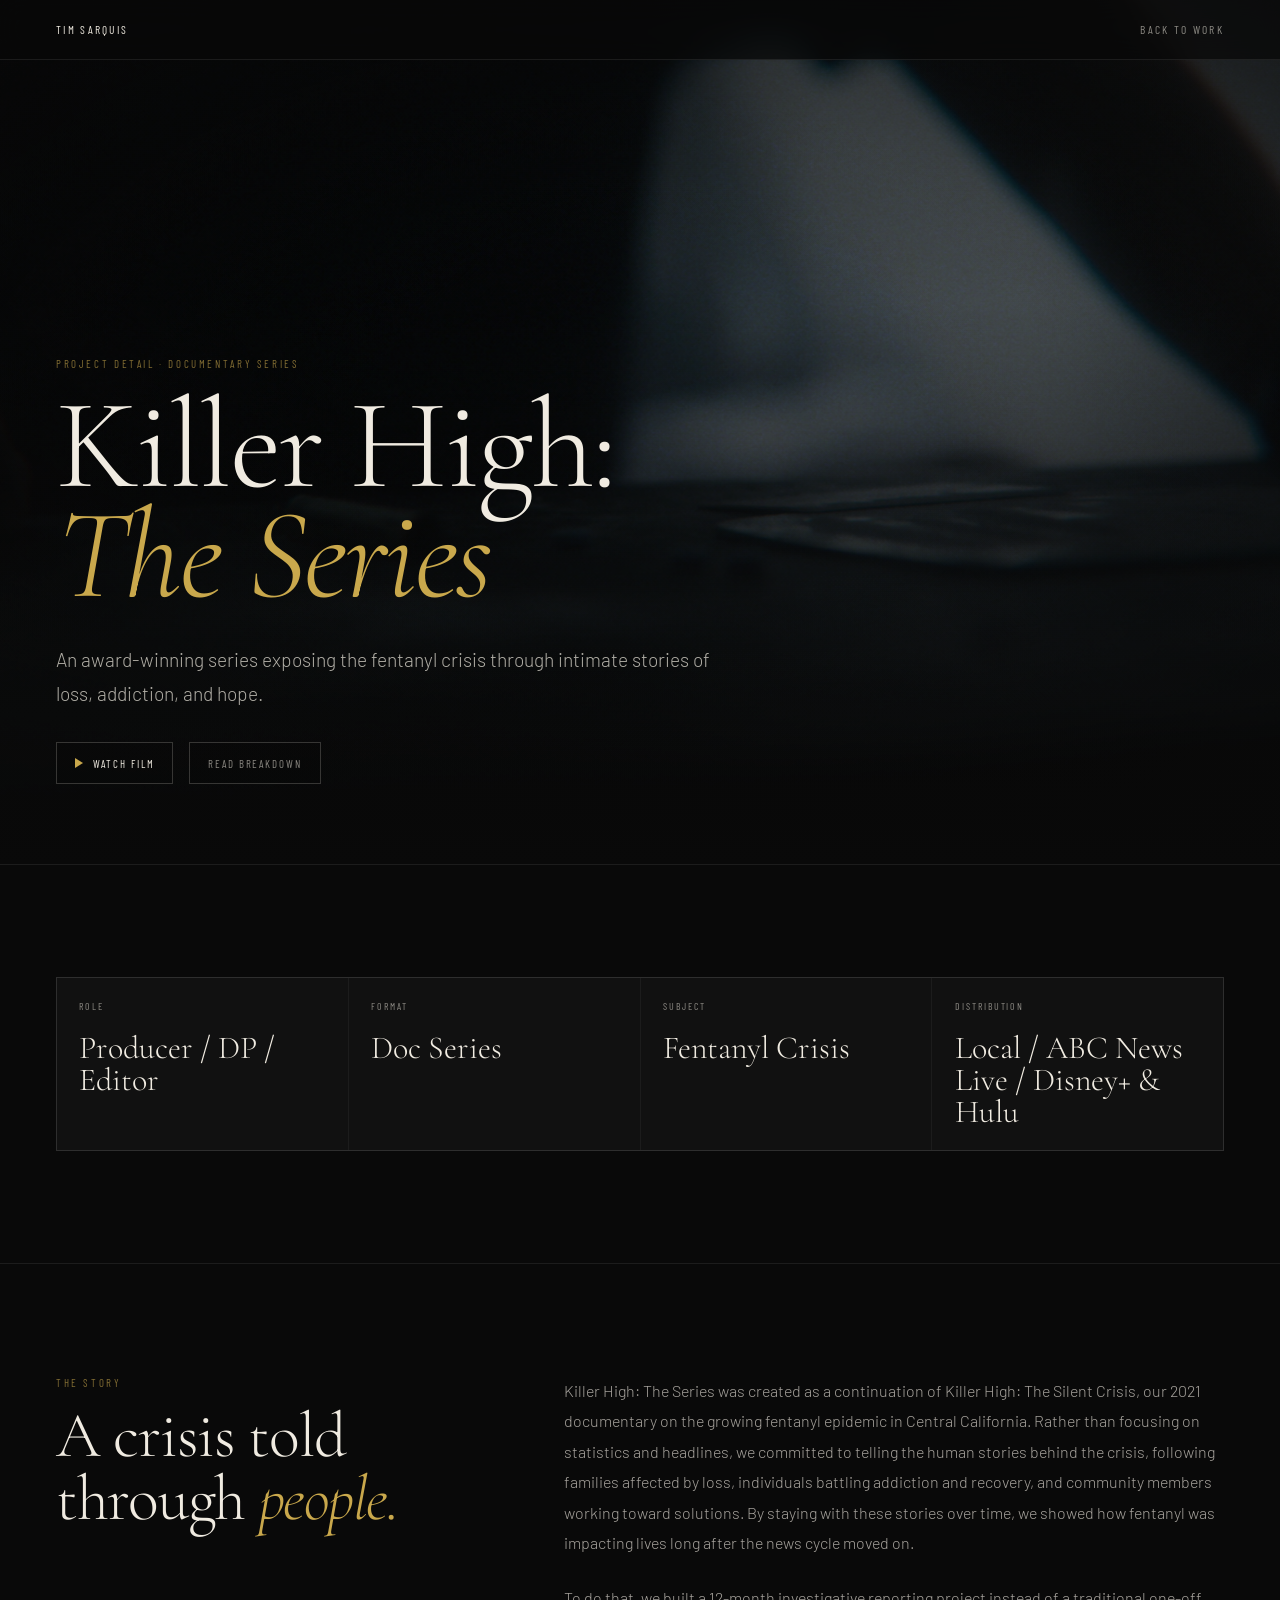
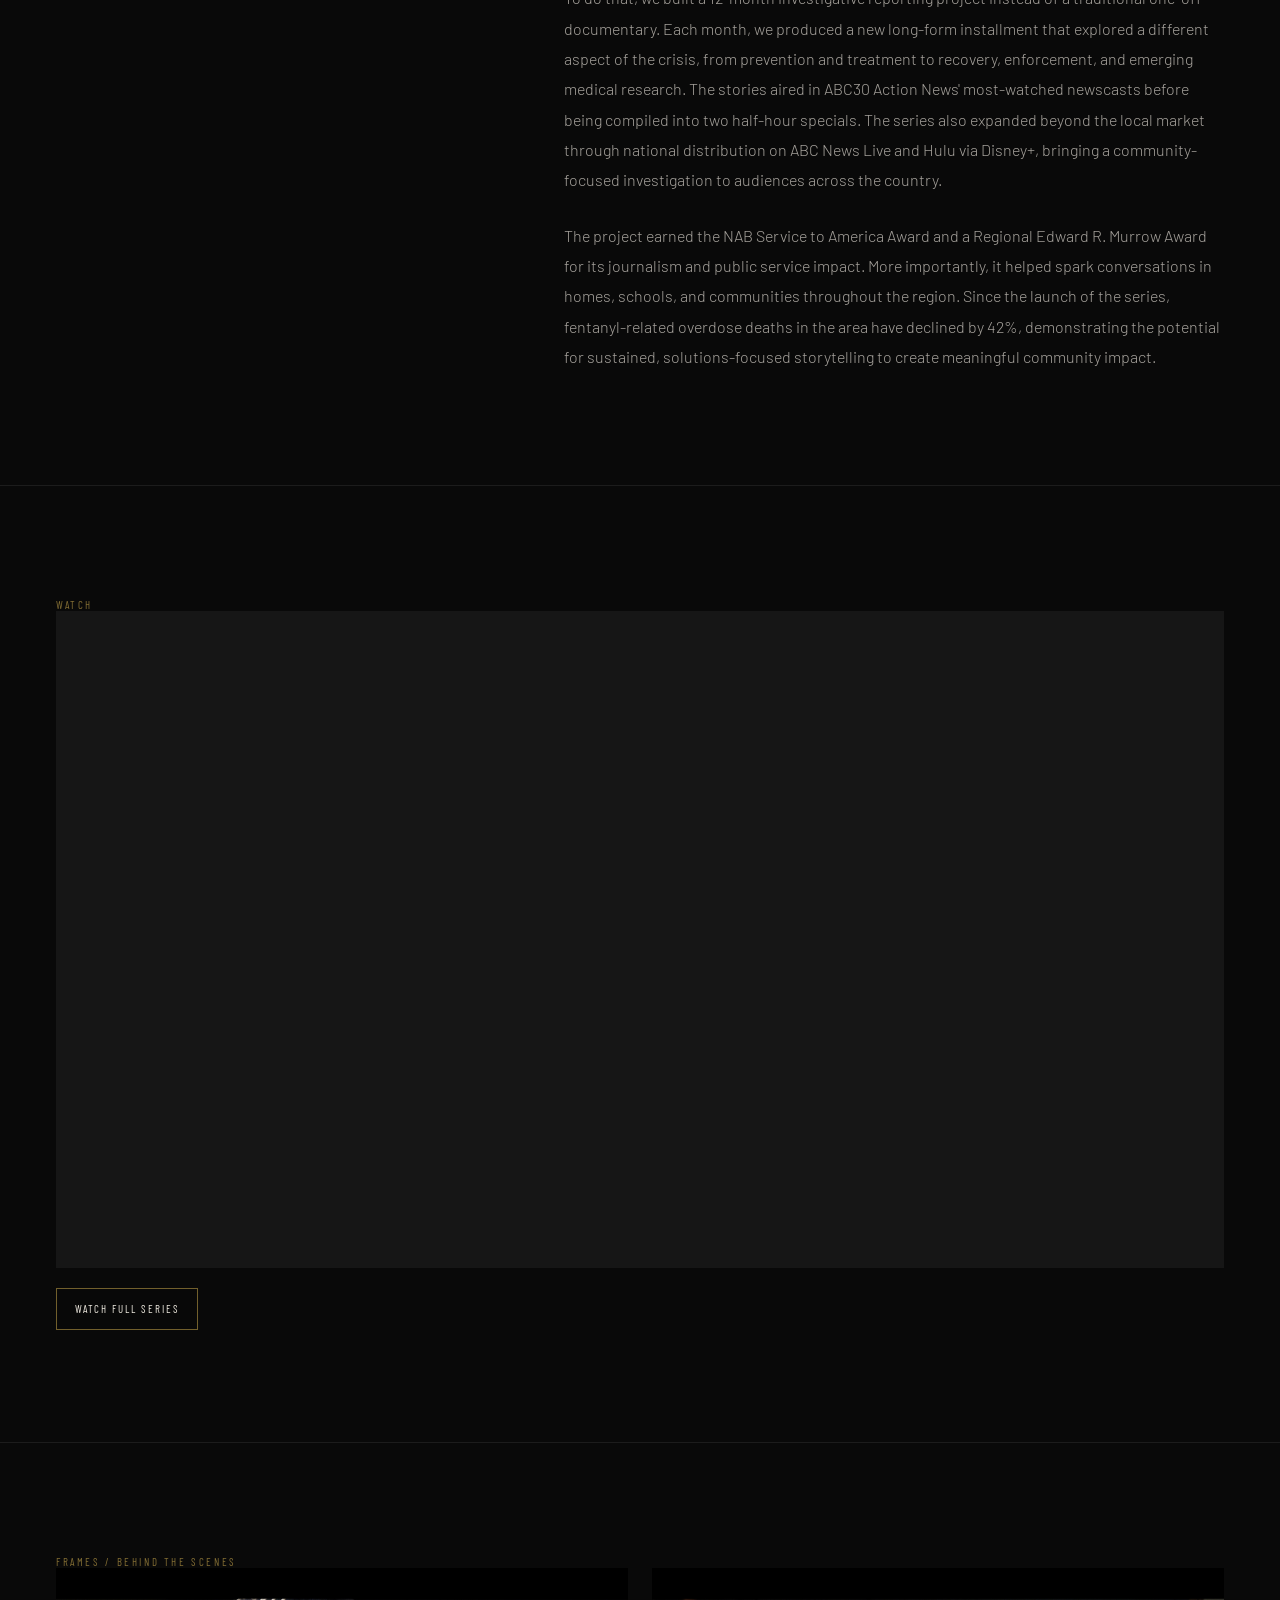
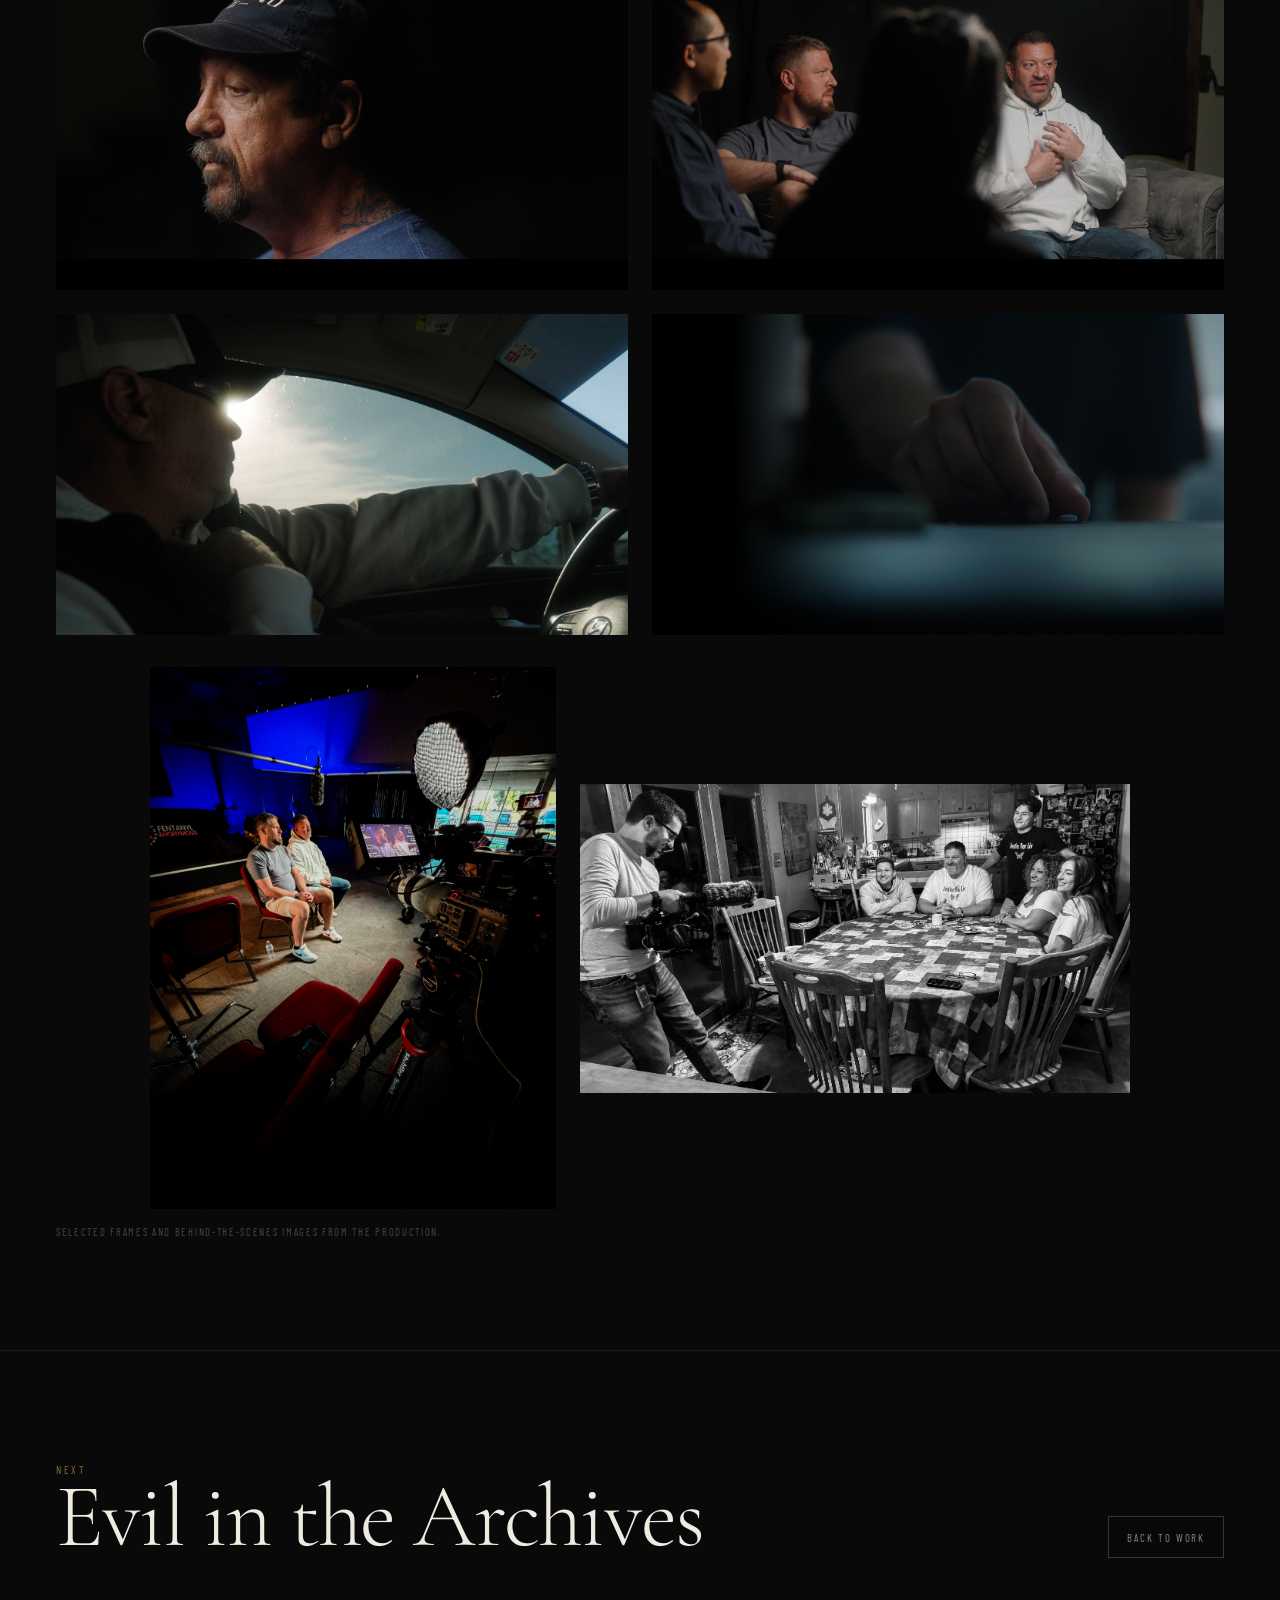
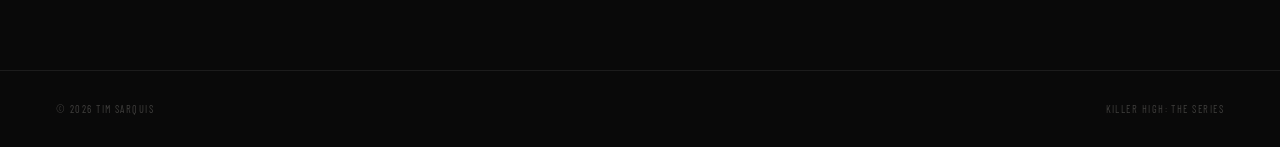
<file: project-killer-high.html>
<!DOCTYPE html>
<html lang="en">
<head>
<meta charset="UTF-8" />
<meta name="viewport" content="width=device-width, initial-scale=1.0" />
<meta name="description" content="A project-detail page for Killer High: The Series by Emmy Award-winning filmmaker Tim Sarquis." />
<meta property="og:title" content="Killer High: The Series - Tim Sarquis" />
<meta property="og:description" content="The story, production, and impact behind Killer High: The Series." />
<meta property="og:type" content="article" />
<meta property="og:image" content="killer-high-hero.jpg" />
<title>Killer High: The Series - Tim Sarquis</title>
<link rel="preload" as="image" href="killer-high-hero.jpg" />
<link href="https://fonts.googleapis.com/css2?family=Cormorant+Garamond:ital,wght@0,300;0,400;0,600;1,300;1,400&family=Barlow:wght@300;400;500;600&family=Barlow+Condensed:wght@300;400;500;600&display=swap" rel="stylesheet" />
<style>
*, *::before, *::after { box-sizing: border-box; margin: 0; padding: 0; }
:root {
  --black: #090909;
  --surface: #111111;
  --surface2: #161616;
  --border: rgba(255,255,255,0.08);
  --white: #F0EBE1;
  --muted: rgba(240,235,225,0.56);
  --dim: rgba(240,235,225,0.28);
  --gold: #C9A84C;
  --gold-dim: rgba(201,168,76,0.64);
  --ff-display: 'Cormorant Garamond', Georgia, serif;
  --ff-ui: 'Barlow', sans-serif;
  --ff-cond: 'Barlow Condensed', sans-serif;
}
html { scroll-behavior: smooth; }
body {
  background: var(--black);
  color: var(--white);
  font-family: var(--ff-ui);
  -webkit-font-smoothing: antialiased;
}
a { color: inherit; }
.page-nav {
  position: fixed;
  top: 0;
  left: 0;
  right: 0;
  z-index: 100;
  display: flex;
  align-items: center;
  justify-content: space-between;
  padding: 1.4rem 3.5rem;
  background: rgba(9,9,9,0.74);
  border-bottom: 1px solid var(--border);
  backdrop-filter: blur(14px);
}
.nav-mark,
.nav-link {
  font-family: var(--ff-cond);
  font-size: 0.72rem;
  letter-spacing: 0.2em;
  text-transform: uppercase;
  text-decoration: none;
}
.nav-mark { color: var(--white); }
.nav-link { color: var(--muted); transition: color 0.2s; }
.nav-link:hover { color: var(--white); }
.case-hero {
  --hero-parallax-y: 0px;
  --hero-content-y: 0px;
  --hero-image-opacity: 0;
  min-height: 96svh;
  position: relative;
  display: flex;
  align-items: flex-end;
  padding: 9rem 3.5rem 5rem;
  overflow: hidden;
  background: #000;
}
.case-hero::before {
  content: '';
  position: absolute;
  inset: 0;
  background-image: url('killer-high-hero.jpg');
  background-size: cover;
  background-position: center;
  filter: brightness(0.62) saturate(0.72);
  opacity: var(--hero-image-opacity);
  transform: translate3d(0, var(--hero-parallax-y), 0) scale(1.16);
  transition: opacity 0.8s ease;
  will-change: transform;
}
.case-hero.hero-image-loaded { --hero-image-opacity: 1; }
.case-hero::after {
  content: '';
  position: absolute;
  inset: 0;
  background:
    radial-gradient(ellipse at center, transparent 30%, rgba(9,9,9,0.68) 100%),
    linear-gradient(to bottom, rgba(9,9,9,0.25) 0%, rgba(9,9,9,0.15) 35%, rgba(9,9,9,1) 100%);
}
.case-hero-inner {
  position: relative;
  z-index: 2;
  width: min(100%, 1200px);
  margin: 0 auto;
  transform: translate3d(0, var(--hero-content-y), 0);
  will-change: transform;
}
.eyebrow,
.section-label {
  font-family: var(--ff-cond);
  font-size: 0.68rem;
  letter-spacing: 0.24em;
  text-transform: uppercase;
  color: var(--gold-dim);
}
.case-title {
  margin-top: 1.3rem;
  font-family: var(--ff-display);
  font-size: clamp(4.4rem, 10vw, 10rem);
  font-weight: 300;
  line-height: 0.86;
  letter-spacing: -0.02em;
  max-width: 1050px;
}
.case-title em {
  color: var(--gold);
  font-style: italic;
}
.case-logline {
  margin-top: 2rem;
  max-width: 680px;
  color: rgba(240,235,225,0.72);
  font-size: clamp(1.05rem, 1.5vw, 1.25rem);
  font-weight: 300;
  line-height: 1.75;
}
.hero-actions {
  display: flex;
  flex-wrap: wrap;
  gap: 1rem;
  margin-top: 2rem;
}
.watch-btn,
.outline-link {
  min-height: 42px;
  display: inline-flex;
  align-items: center;
  justify-content: center;
  border: 1px solid rgba(240,235,225,0.2);
  padding: 0.85rem 1.1rem;
  font-family: var(--ff-cond);
  font-size: 0.68rem;
  letter-spacing: 0.18em;
  text-transform: uppercase;
  text-decoration: none;
  color: var(--white);
  background: rgba(9,9,9,0.28);
  cursor: pointer;
}
.watch-btn::before {
  content: '';
  width: 0;
  height: 0;
  border-top: 5px solid transparent;
  border-bottom: 5px solid transparent;
  border-left: 8px solid var(--gold);
  margin-right: 0.65rem;
}
.outline-link { color: var(--muted); }
.section {
  padding: 7rem 3.5rem;
  border-top: 1px solid var(--border);
}
.section-inner {
  width: min(100%, 1200px);
  margin: 0 auto;
}
.facts {
  display: grid;
  grid-template-columns: repeat(4, 1fr);
  gap: 1px;
  background: var(--border);
  border: 1px solid var(--border);
}
.fact {
  min-height: 140px;
  padding: 1.4rem;
  background: var(--surface);
}
.fact span {
  display: block;
  font-family: var(--ff-cond);
  font-size: 0.62rem;
  letter-spacing: 0.2em;
  text-transform: uppercase;
  color: var(--muted);
}
.fact strong {
  display: block;
  margin-top: 1.2rem;
  font-family: var(--ff-display);
  font-size: clamp(1.5rem, 2.5vw, 2.4rem);
  font-weight: 300;
  line-height: 1;
}
.story-grid {
  display: grid;
  grid-template-columns: 0.9fr 1.5fr;
  gap: 7rem;
  align-items: start;
}
.sticky-label {
  position: sticky;
  top: 7rem;
}
.section-title {
  margin-top: 1rem;
  font-family: var(--ff-display);
  font-size: clamp(2.7rem, 5vw, 5.5rem);
  font-weight: 300;
  line-height: 0.98;
  letter-spacing: -0.02em;
}
.section-title em {
  color: var(--gold);
  font-style: italic;
}
.body-copy p {
  color: rgba(240,235,225,0.68);
  font-size: 1rem;
  font-weight: 300;
  line-height: 1.9;
  margin-bottom: 1.55rem;
}
.body-copy p:last-child { margin-bottom: 0; }
.watch-frame {
  aspect-ratio: 16/9;
  width: 100%;
  background: var(--surface2);
}
.watch-frame iframe {
  width: 100%;
  height: 100%;
  border: 0;
  display: block;
}
.watch-series-link {
  margin-top: 1.25rem;
  border-color: rgba(201, 168, 76, 0.55);
  color: var(--white);
  transition: color 0.2s ease, background-color 0.2s ease, border-color 0.2s ease;
}
.watch-series-link:hover,
.watch-series-link:focus-visible {
  color: var(--black);
  background: var(--gold);
  border-color: var(--gold);
}
.frames-layout {
  display: grid;
  gap: 2rem;
}
.frame-grid {
  display: grid;
  grid-template-columns: repeat(2, 1fr);
  gap: 1.5rem;
}
.frame-item,
.bts-item {
  position: relative;
  overflow: hidden;
  background: var(--surface2);
}
.frame-item {
  aspect-ratio: 16/9;
}
.frame-item img,
.bts-item img {
  width: 100%;
  height: 100%;
  object-fit: cover;
  display: block;
  opacity: 0;
  transform: scale(1.015);
  transition: opacity 0.7s ease, transform 1.1s ease;
}
.frame-item img.media-loaded,
.bts-item img.media-loaded {
  opacity: 1;
  transform: scale(1);
}
.bts-grid {
  display: grid;
  grid-template-columns: 0.85fr 1.15fr;
  gap: 1.5rem;
  align-items: center;
  max-width: 980px;
  margin: 0 auto;
}
.bts-item.portrait {
  aspect-ratio: 3/4;
}
.bts-item.landscape {
  aspect-ratio: 16/9;
}
.caption {
  margin-top: 1rem;
  color: var(--dim);
  font-family: var(--ff-cond);
  font-size: 0.66rem;
  letter-spacing: 0.16em;
  text-transform: uppercase;
}
.next-project {
  display: grid;
  grid-template-columns: 1fr auto;
  gap: 2rem;
  align-items: end;
}
.next-project h2 {
  font-family: var(--ff-display);
  font-size: clamp(3.2rem, 7vw, 7rem);
  font-weight: 300;
  line-height: 0.92;
  letter-spacing: -0.02em;
}
.next-project-title {
  color: var(--white);
  text-decoration: none;
  transition: color 0.25s;
}
.next-project-title:hover,
.next-project-title:focus-visible {
  color: var(--gold);
}
.footer {
  padding: 2rem 3.5rem;
  border-top: 1px solid var(--border);
  display: flex;
  justify-content: space-between;
  gap: 2rem;
  color: rgba(240,235,225,0.24);
  font-family: var(--ff-cond);
  font-size: 0.65rem;
  letter-spacing: 0.14em;
  text-transform: uppercase;
}
.lightbox {
  position: fixed;
  inset: 0;
  z-index: 1000;
  display: none;
  align-items: center;
  justify-content: center;
  padding: 2rem;
  background: rgba(9,9,9,0.96);
}
.lightbox.open { display: flex; }
.lightbox-inner {
  width: min(92vw, 1120px);
  aspect-ratio: 16/9;
}
.lightbox-inner iframe {
  width: 100%;
  height: 100%;
  border: 0;
}
.lightbox-close {
  position: absolute;
  top: 1.5rem;
  right: 2rem;
  width: 44px;
  height: 44px;
  border: 0;
  background: transparent;
  cursor: pointer;
}
.lightbox-close::before,
.lightbox-close::after {
  content: '';
  position: absolute;
  top: 22px;
  left: 10px;
  width: 24px;
  height: 1px;
  background: var(--white);
}
.lightbox-close::before { transform: rotate(45deg); }
.lightbox-close::after { transform: rotate(-45deg); }
.reveal {
  opacity: 0;
  transform: translateY(24px);
  transition: opacity 0.8s cubic-bezier(0.16,1,0.3,1), transform 0.8s cubic-bezier(0.16,1,0.3,1);
}
.reveal.visible {
  opacity: 1;
  transform: translateY(0);
}
@media (max-width: 900px) {
  .page-nav { padding: 1rem 1.5rem; }
  .case-hero { min-height: 88svh; padding: 7.5rem 1.5rem 3.5rem; }
  .section { padding: 5rem 1.5rem; }
  .facts,
  .story-grid,
  .frame-grid,
  .next-project {
    grid-template-columns: 1fr;
  }
  .facts {
    gap: 0;
    background: transparent;
    border-left: 0;
    border-right: 0;
  }
  .fact {
    min-height: 0;
    padding: 1.15rem 0;
    display: grid;
    grid-template-columns: minmax(5.5rem, 32%) 1fr;
    gap: 1rem;
    align-items: baseline;
    background: transparent;
    border-bottom: 1px solid var(--border);
  }
  .fact:last-child { border-bottom: 0; }
  .fact span {
    font-size: 0.58rem;
    line-height: 1.2;
  }
  .fact strong {
    margin-top: 0;
    font-size: 1.35rem;
    line-height: 1.18;
  }
  .sticky-label { position: static; }
  .frame-item { aspect-ratio: 16/10; }
  .bts-grid {
    grid-template-columns: 1fr;
    max-width: 560px;
  }
  .footer {
    padding: 1.5rem;
    flex-direction: column;
  }
}
</style>
</head>
<body>
<nav class="page-nav">
  <a href="index.html#portfolio" class="nav-mark">Tim Sarquis</a>
  <a href="index.html#portfolio" class="nav-link">Back to Work</a>
</nav>

<main>
  <section class="case-hero">
    <div class="case-hero-inner reveal">
      <p class="eyebrow">Project Detail · Documentary Series</p>
      <h1 class="case-title">Killer High:<br><em>The Series</em></h1>
      <p class="case-logline">An award-winning series exposing the fentanyl crisis through intimate stories of loss, addiction, and hope.</p>
      <div class="hero-actions">
        <button class="watch-btn" type="button" data-open-video>Watch Film</button>
        <a class="outline-link" href="#breakdown">Read Breakdown</a>
      </div>
    </div>
  </section>

  <section class="section">
    <div class="section-inner">
      <div class="facts reveal">
        <div class="fact">
          <span>Role</span>
          <strong>Producer / DP / Editor</strong>
        </div>
        <div class="fact">
          <span>Format</span>
          <strong>Doc Series</strong>
        </div>
        <div class="fact">
          <span>Subject</span>
          <strong>Fentanyl Crisis</strong>
        </div>
        <div class="fact">
          <span>Distribution</span>
          <strong>Local / ABC News Live / Disney+ & Hulu</strong>
        </div>
      </div>
    </div>
  </section>

  <section class="section" id="breakdown">
    <div class="section-inner story-grid">
      <div class="sticky-label reveal">
        <p class="section-label">The Story</p>
        <h2 class="section-title">A crisis told through <em>people.</em></h2>
      </div>
      <div class="body-copy reveal">
        <p>Killer High: The Series was created as a continuation of Killer High: The Silent Crisis, our 2021 documentary on the growing fentanyl epidemic in Central California. Rather than focusing on statistics and headlines, we committed to telling the human stories behind the crisis, following families affected by loss, individuals battling addiction and recovery, and community members working toward solutions. By staying with these stories over time, we showed how fentanyl was impacting lives long after the news cycle moved on.</p>
        <p>To do that, we built a 12-month investigative reporting project instead of a traditional one-off documentary. Each month, we produced a new long-form installment that explored a different aspect of the crisis, from prevention and treatment to recovery, enforcement, and emerging medical research. The stories aired in ABC30 Action News' most-watched newscasts before being compiled into two half-hour specials. The series also expanded beyond the local market through national distribution on ABC News Live and Hulu via Disney+, bringing a community-focused investigation to audiences across the country.</p>
        <p>The project earned the NAB Service to America Award and a Regional Edward R. Murrow Award for its journalism and public service impact. More importantly, it helped spark conversations in homes, schools, and communities throughout the region. Since the launch of the series, fentanyl-related overdose deaths in the area have declined by 42%, demonstrating the potential for sustained, solutions-focused storytelling to create meaningful community impact.</p>
      </div>
    </div>
  </section>

  <section class="section">
    <div class="section-inner reveal">
      <p class="section-label">Watch</p>
      <div class="watch-frame">
        <iframe src="https://player.vimeo.com/video/1209669159?app_id=58479" loading="lazy" allow="autoplay; fullscreen; picture-in-picture" allowfullscreen></iframe>
      </div>
      <a class="outline-link watch-series-link" href="https://www.hulu.com/series/d58cd07b-567c-4e28-b04d-f6f8af7fabf3" target="_blank" rel="noopener noreferrer">Watch Full Series</a>
    </div>
  </section>

  <section class="section">
    <div class="section-inner reveal">
      <p class="section-label">Frames / Behind the Scenes</p>
      <div class="frames-layout">
        <div class="frame-grid">
          <div class="frame-item">
            <img src="killer-high-frame-01.jpg" alt="Killer High frame 01">
          </div>
          <div class="frame-item">
            <img src="killer-high-frame-02.jpg" alt="Killer High frame 02">
          </div>
          <div class="frame-item">
            <img src="killer-high-frame-03.JPG" alt="Killer High frame 03">
          </div>
          <div class="frame-item">
            <img src="killer-high-frame-04.png" alt="Killer High frame 04">
          </div>
        </div>
        <div class="bts-grid">
          <div class="bts-item portrait">
            <img src="killer-high-bts-01.jpg" alt="Behind the scenes on Killer High">
          </div>
          <div class="bts-item landscape">
            <img src="killer-high-bts-02.jpg" alt="Behind the scenes on Killer High">
          </div>
        </div>
      </div>
      <p class="caption">Selected frames and behind-the-scenes images from the production.</p>
    </div>
  </section>

  <section class="section">
    <div class="section-inner next-project reveal">
      <div>
        <p class="section-label">Next</p>
        <h2><a class="next-project-title" href="project-evil-in-the-archives.html">Evil in the Archives</a></h2>
      </div>
      <a class="outline-link" href="index.html#portfolio">Back to Work</a>
    </div>
  </section>
</main>

<footer class="footer">
  <p>© 2026 Tim Sarquis</p>
  <p>Killer High: The Series</p>
</footer>

<div class="lightbox" id="lightbox">
  <button class="lightbox-close" type="button" id="lightbox-close" aria-label="Close video"></button>
  <div class="lightbox-inner" id="lightbox-inner"></div>
</div>

<script>
const observer = new IntersectionObserver((entries) => {
  entries.forEach(entry => {
    if (entry.isIntersecting) {
      entry.target.classList.add('visible');
      observer.unobserve(entry.target);
    }
  });
}, { threshold: 0.12 });
document.querySelectorAll('.reveal').forEach(el => observer.observe(el));

const hero = document.querySelector('.case-hero');
let ticking = false;

function fadeInLoadedImages() {
  if (hero) {
    const heroBackground = getComputedStyle(hero, '::before').backgroundImage;
    const heroImageUrl = heroBackground.match(/url\(["']?(.*?)["']?\)/)?.[1];
    if (heroImageUrl) {
      const heroImage = new Image();
      heroImage.onload = () => hero.classList.add('hero-image-loaded');
      heroImage.onerror = () => hero.classList.add('hero-image-loaded');
      heroImage.src = heroImageUrl;
      if (heroImage.complete) hero.classList.add('hero-image-loaded');
    } else {
      hero.classList.add('hero-image-loaded');
    }
  }

  document.querySelectorAll('.frame-item img, .bts-item img').forEach((image) => {
    const revealImage = () => image.classList.add('media-loaded');
    if (image.complete) {
      revealImage();
    } else {
      image.addEventListener('load', revealImage, { once: true });
      image.addEventListener('error', revealImage, { once: true });
    }
  });
}

function updateHeroParallax() {
  if (!hero) return;
  const heroRect = hero.getBoundingClientRect();
  const scrollProgress = Math.min(Math.max(-heroRect.top / hero.offsetHeight, 0), 1);
  hero.style.setProperty('--hero-parallax-y', `${scrollProgress * 180}px`);
  hero.style.setProperty('--hero-content-y', `${scrollProgress * -48}px`);
  ticking = false;
}

window.addEventListener('scroll', () => {
  if (!ticking) {
    window.requestAnimationFrame(updateHeroParallax);
    ticking = true;
  }
}, { passive: true });
updateHeroParallax();
fadeInLoadedImages();

const lightbox = document.getElementById('lightbox');
const lightboxInner = document.getElementById('lightbox-inner');
const closeBtn = document.getElementById('lightbox-close');

function openVideo() {
  lightboxInner.innerHTML = '<iframe src="https://player.vimeo.com/video/1209669159?autoplay=1&app_id=58479" allow="autoplay; fullscreen; picture-in-picture" allowfullscreen></iframe>';
  lightbox.classList.add('open');
  document.body.style.overflow = 'hidden';
}

function closeVideo() {
  lightbox.classList.remove('open');
  document.body.style.overflow = '';
  setTimeout(() => { lightboxInner.innerHTML = ''; }, 200);
}

document.querySelector('[data-open-video]').addEventListener('click', openVideo);
closeBtn.addEventListener('click', closeVideo);
lightbox.addEventListener('click', (event) => {
  if (event.target === lightbox) closeVideo();
});
document.addEventListener('keydown', (event) => {
  if (event.key === 'Escape') closeVideo();
});
</script>
</body>
</html>
</file>
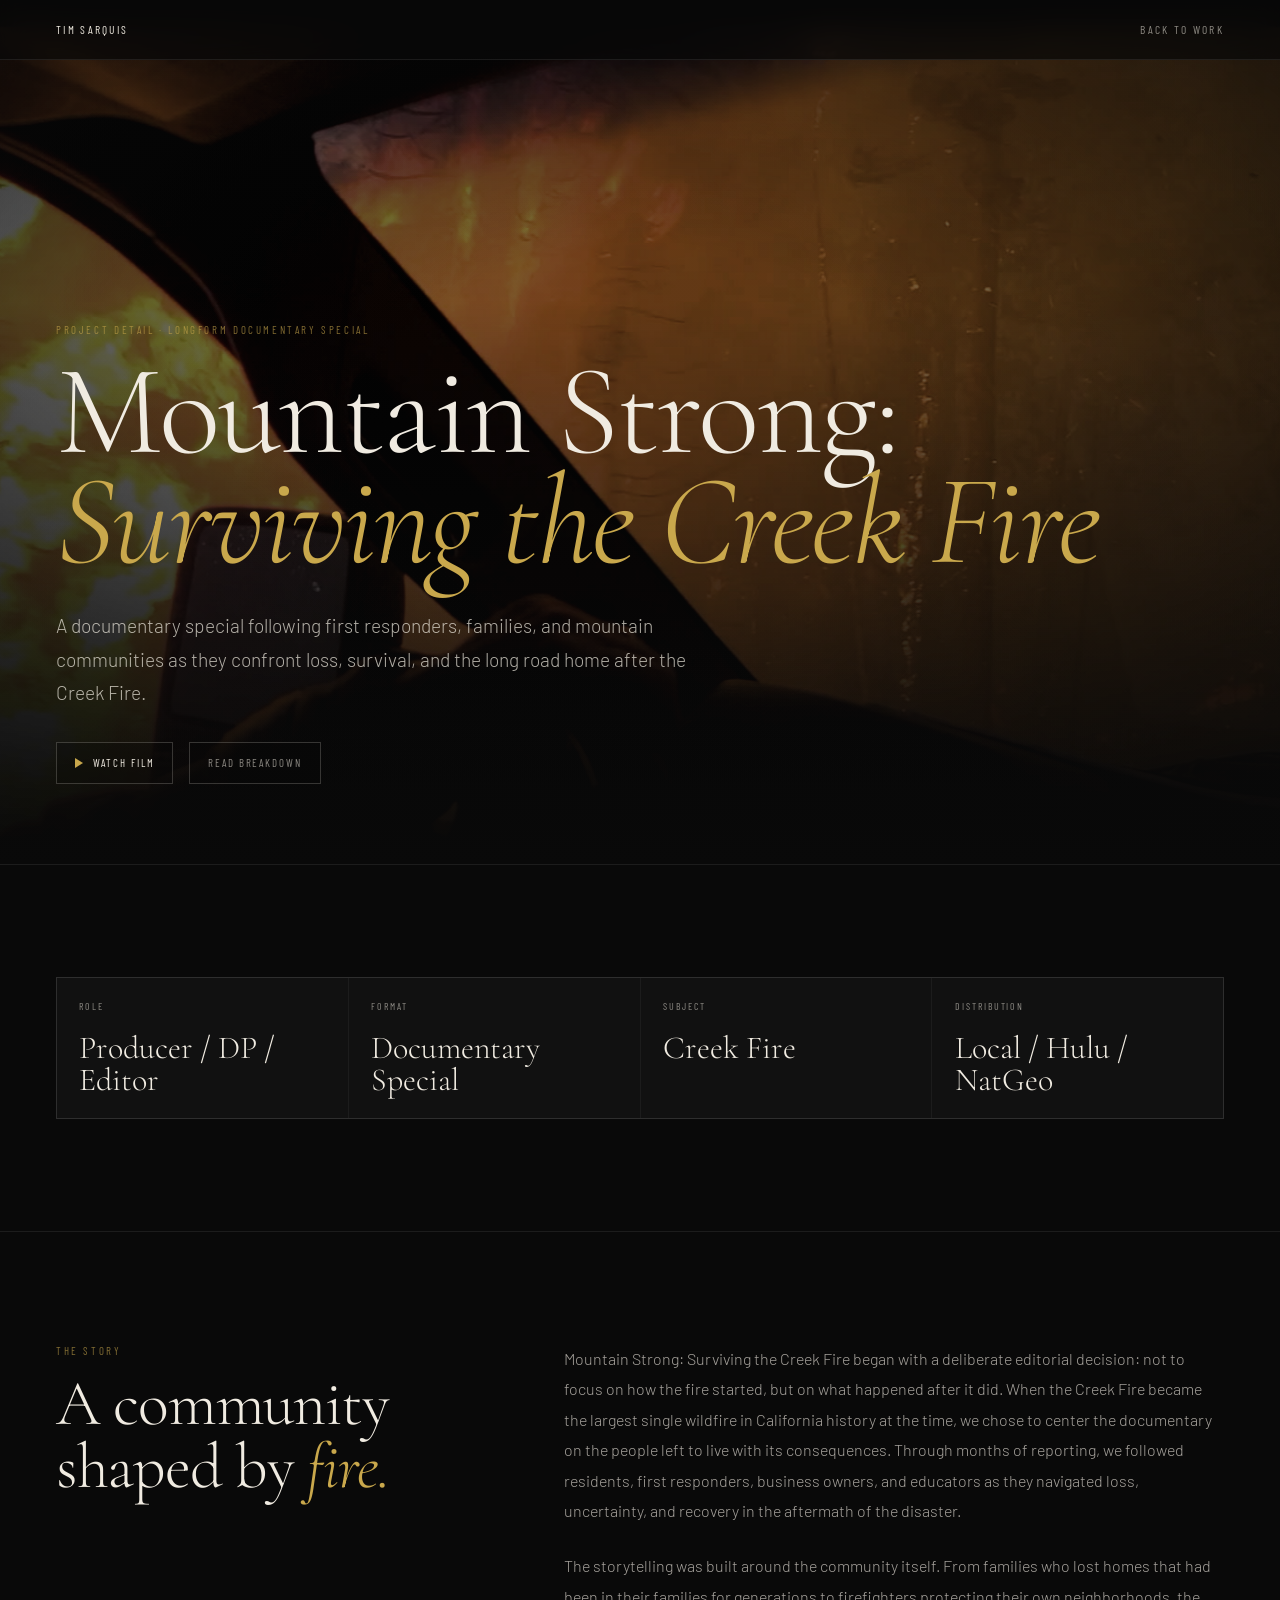
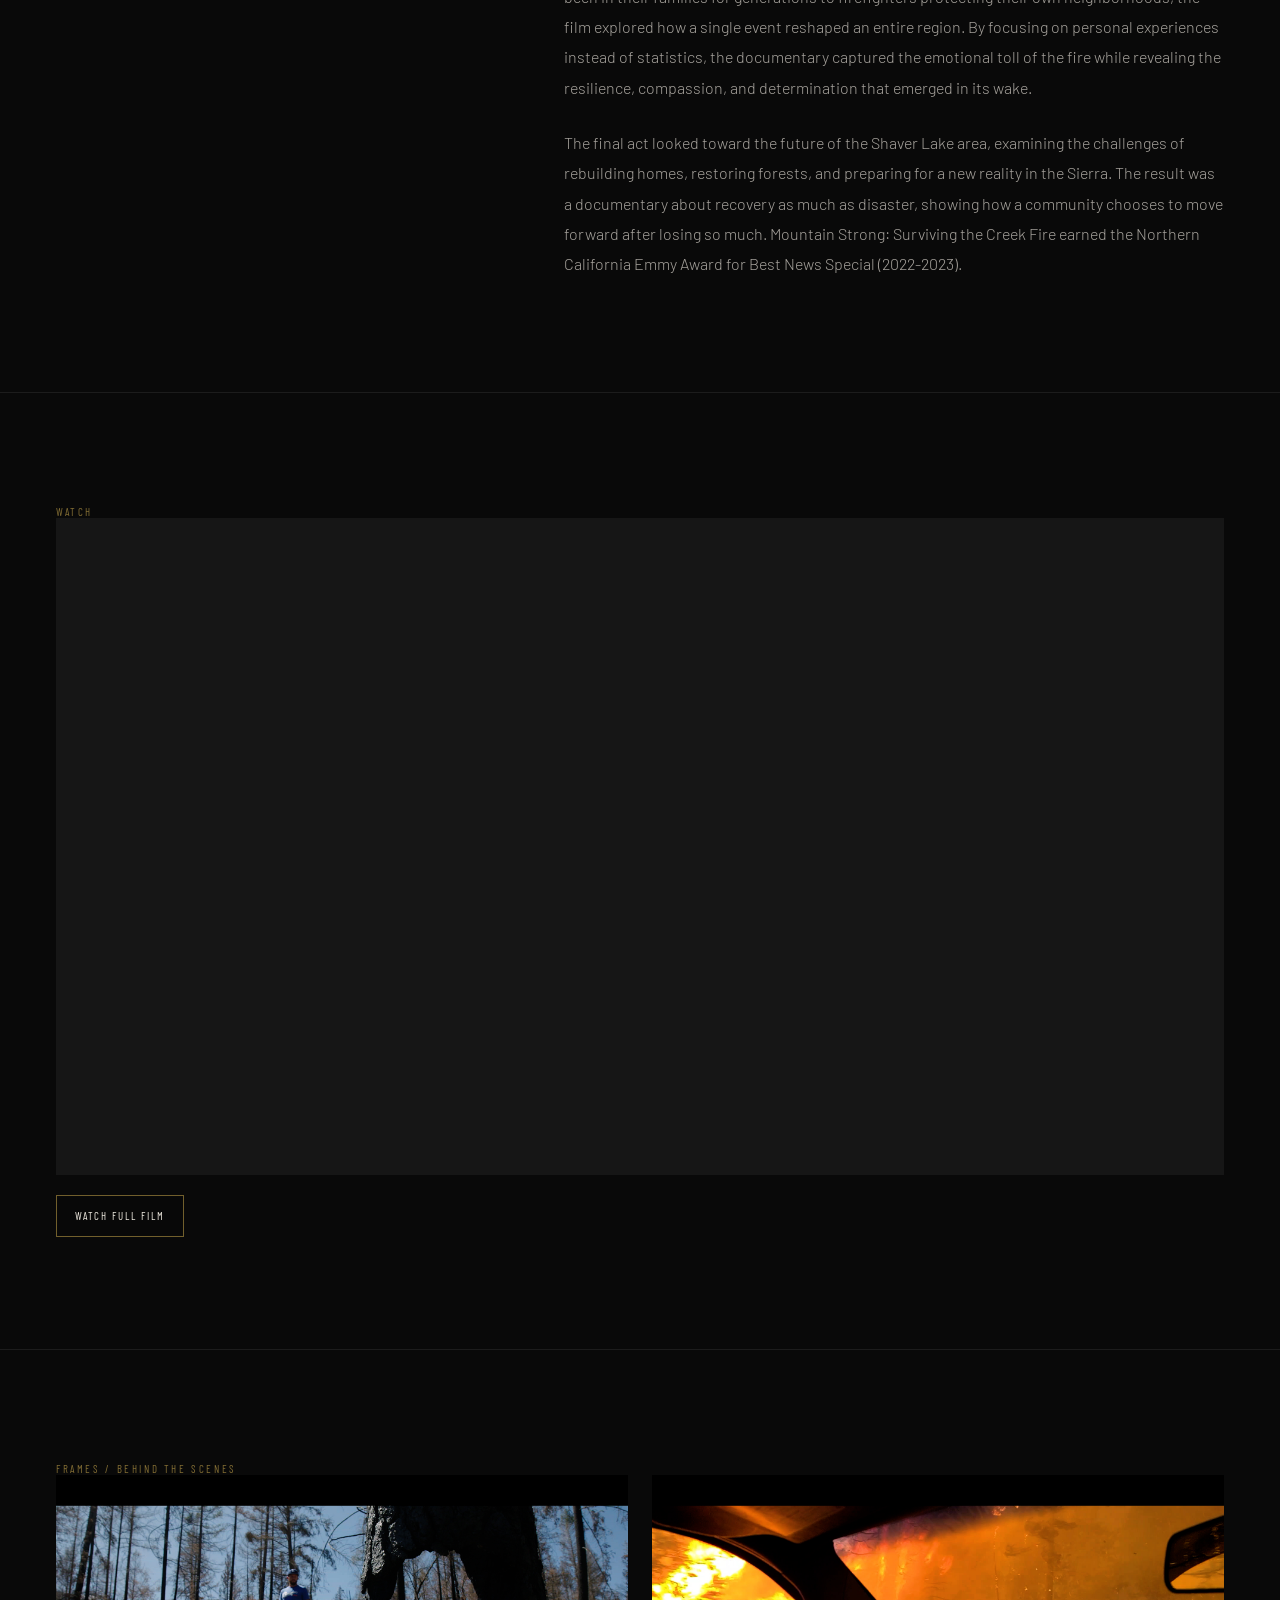
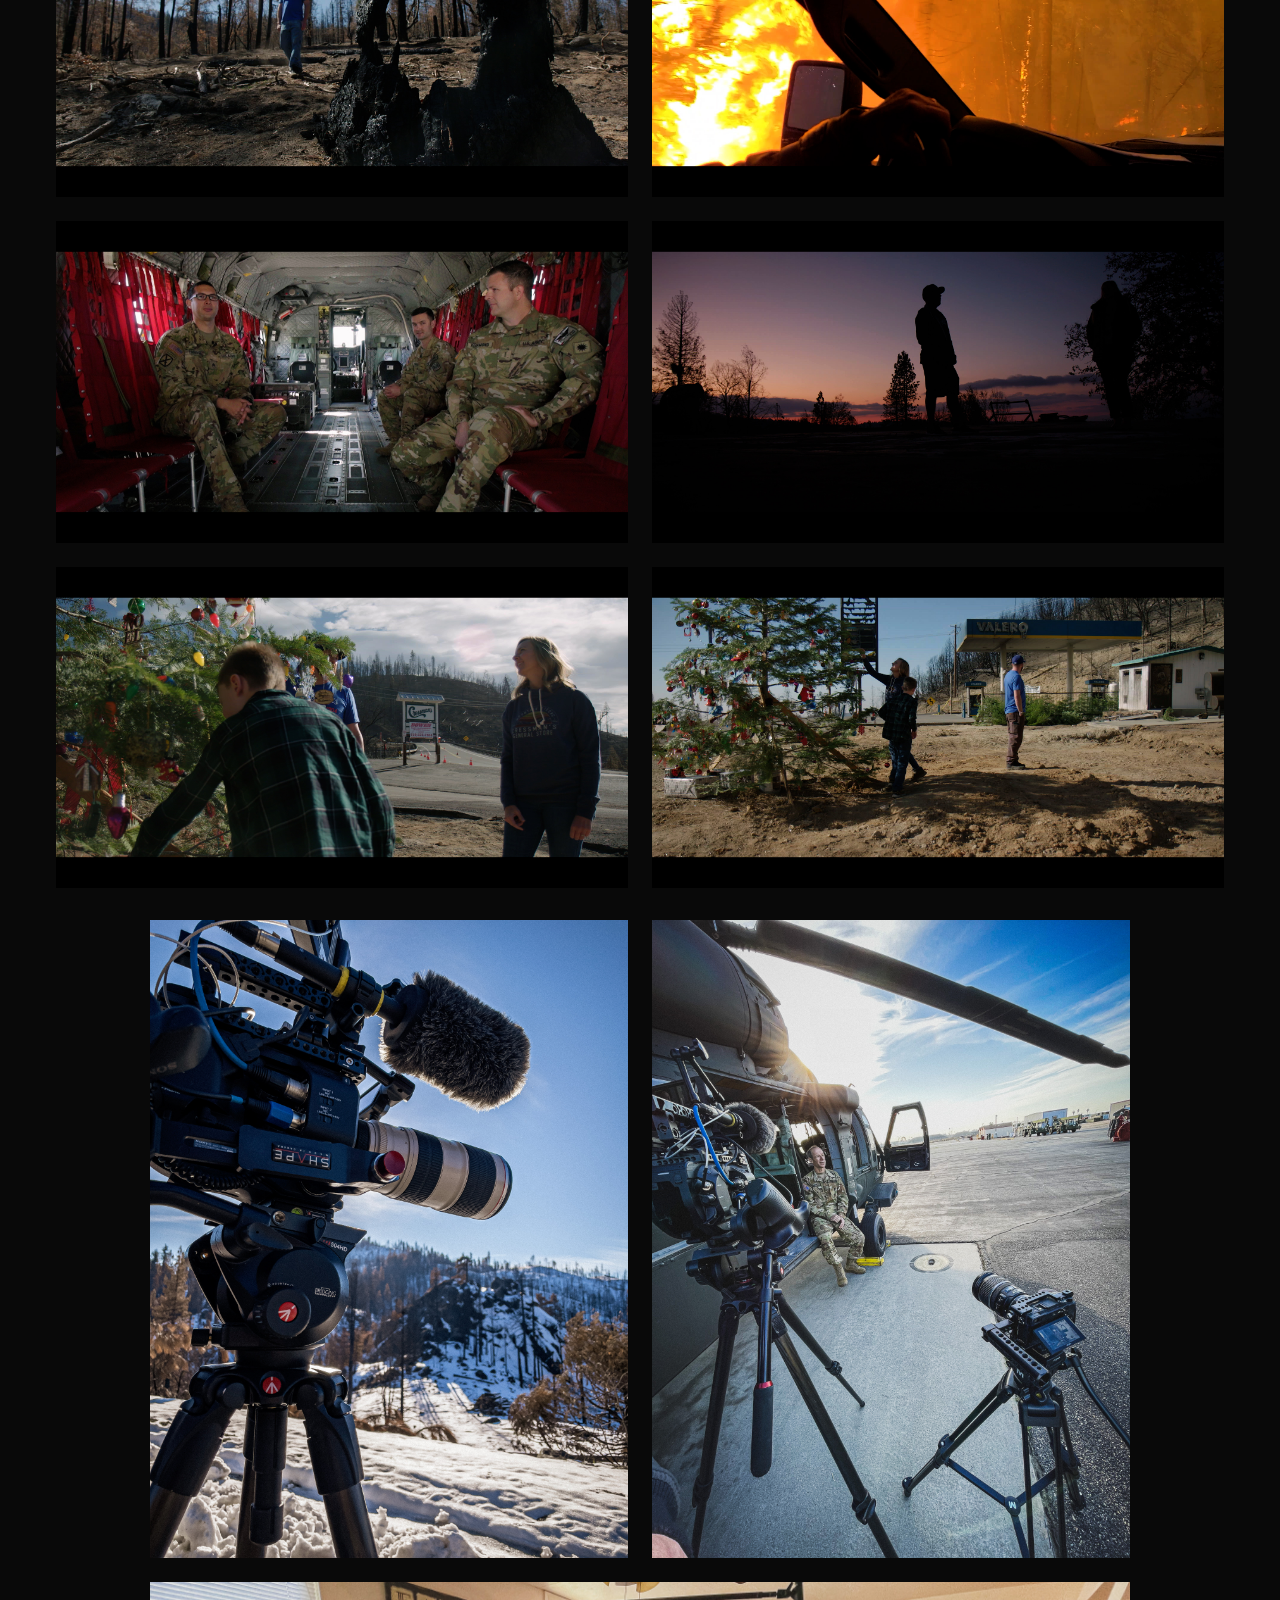
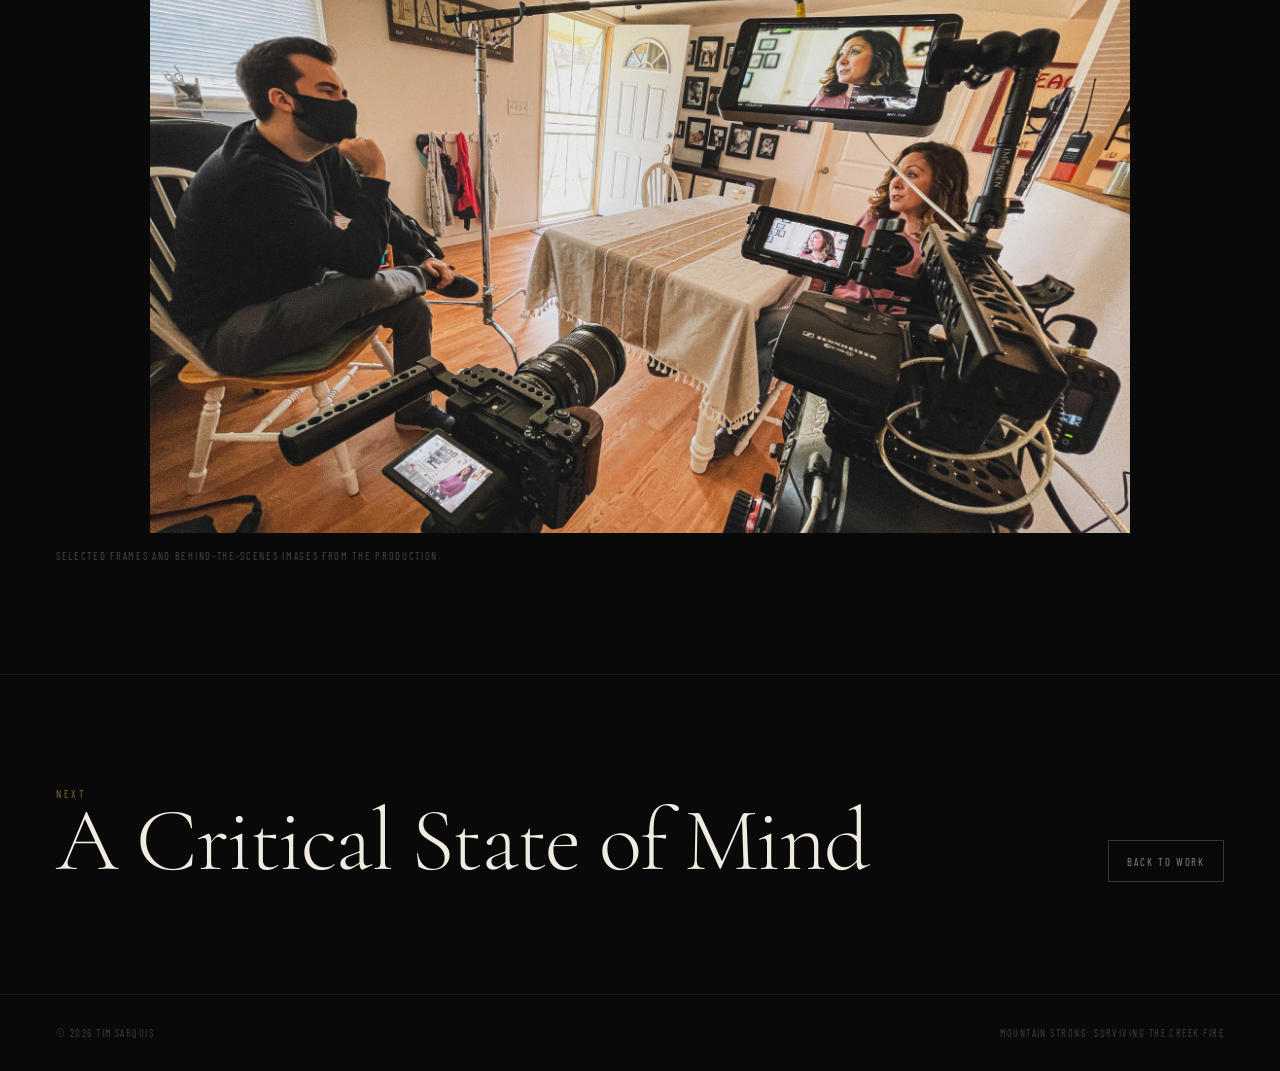
<file: project-mountain-strong.html>
<!DOCTYPE html>
<html lang="en">
<head>
<meta charset="UTF-8" />
<meta name="viewport" content="width=device-width, initial-scale=1.0" />
<meta name="description" content="A project-detail page for Mountain Strong: Surviving the Creek Fire by Emmy Award-winning filmmaker Tim Sarquis." />
<meta property="og:title" content="Mountain Strong: Surviving the Creek Fire - Tim Sarquis" />
<meta property="og:description" content="A longform documentary special following first responders, families, and communities rebuilding after the Creek Fire." />
<meta property="og:type" content="article" />
<meta property="og:image" content="mountain-strong-hero.jpg" />
<title>Mountain Strong: Surviving the Creek Fire - Tim Sarquis</title>
<link rel="preload" as="image" href="mountain-strong-hero.jpg" />
<link href="https://fonts.googleapis.com/css2?family=Cormorant+Garamond:ital,wght@0,300;0,400;0,600;1,300;1,400&family=Barlow:wght@300;400;500;600&family=Barlow+Condensed:wght@300;400;500;600&display=swap" rel="stylesheet" />
<style>
*, *::before, *::after { box-sizing: border-box; margin: 0; padding: 0; }
:root {
  --black: #090909;
  --surface: #111111;
  --surface2: #161616;
  --border: rgba(255,255,255,0.08);
  --white: #F0EBE1;
  --muted: rgba(240,235,225,0.56);
  --dim: rgba(240,235,225,0.28);
  --gold: #C9A84C;
  --gold-dim: rgba(201,168,76,0.64);
  --ff-display: 'Cormorant Garamond', Georgia, serif;
  --ff-ui: 'Barlow', sans-serif;
  --ff-cond: 'Barlow Condensed', sans-serif;
}
html { scroll-behavior: smooth; }
body {
  background: var(--black);
  color: var(--white);
  font-family: var(--ff-ui);
  -webkit-font-smoothing: antialiased;
}
a { color: inherit; }
.page-nav {
  position: fixed;
  top: 0;
  left: 0;
  right: 0;
  z-index: 100;
  display: flex;
  align-items: center;
  justify-content: space-between;
  padding: 1.4rem 3.5rem;
  background: rgba(9,9,9,0.74);
  border-bottom: 1px solid var(--border);
  backdrop-filter: blur(14px);
}
.nav-mark,
.nav-link {
  font-family: var(--ff-cond);
  font-size: 0.72rem;
  letter-spacing: 0.2em;
  text-transform: uppercase;
  text-decoration: none;
}
.nav-mark { color: var(--white); }
.nav-link { color: var(--muted); transition: color 0.2s; }
.nav-link:hover { color: var(--white); }
.case-hero {
  --hero-parallax-y: 0px;
  --hero-content-y: 0px;
  --hero-image-opacity: 0;
  min-height: 96svh;
  position: relative;
  display: flex;
  align-items: flex-end;
  padding: 9rem 3.5rem 5rem;
  overflow: hidden;
  background: #000;
}
.case-hero::before {
  content: '';
  position: absolute;
  inset: 0;
  background-image: url('mountain-strong-hero.jpg');
  background-size: cover;
  background-position: center;
  filter: brightness(0.62) saturate(0.72);
  opacity: var(--hero-image-opacity);
  transform: translate3d(0, var(--hero-parallax-y), 0) scale(1.16);
  transition: opacity 0.8s ease;
  will-change: transform;
}
.case-hero.hero-image-loaded { --hero-image-opacity: 1; }
.case-hero::after {
  content: '';
  position: absolute;
  inset: 0;
  background:
    radial-gradient(ellipse at center, transparent 30%, rgba(9,9,9,0.68) 100%),
    linear-gradient(to bottom, rgba(9,9,9,0.25) 0%, rgba(9,9,9,0.15) 35%, rgba(9,9,9,1) 100%);
}
.case-hero-inner {
  position: relative;
  z-index: 2;
  width: min(100%, 1200px);
  margin: 0 auto;
  transform: translate3d(0, var(--hero-content-y), 0);
  will-change: transform;
}
.eyebrow,
.section-label {
  font-family: var(--ff-cond);
  font-size: 0.68rem;
  letter-spacing: 0.24em;
  text-transform: uppercase;
  color: var(--gold-dim);
}
.case-title {
  margin-top: 1.3rem;
  font-family: var(--ff-display);
  font-size: clamp(4.4rem, 10vw, 10rem);
  font-weight: 300;
  line-height: 0.86;
  letter-spacing: -0.02em;
  max-width: 1050px;
}
.case-title em {
  color: var(--gold);
  font-style: italic;
}
.case-logline {
  margin-top: 2rem;
  max-width: 680px;
  color: rgba(240,235,225,0.72);
  font-size: clamp(1.05rem, 1.5vw, 1.25rem);
  font-weight: 300;
  line-height: 1.75;
}
.hero-actions {
  display: flex;
  flex-wrap: wrap;
  gap: 1rem;
  margin-top: 2rem;
}
.watch-btn,
.outline-link {
  min-height: 42px;
  display: inline-flex;
  align-items: center;
  justify-content: center;
  border: 1px solid rgba(240,235,225,0.2);
  padding: 0.85rem 1.1rem;
  font-family: var(--ff-cond);
  font-size: 0.68rem;
  letter-spacing: 0.18em;
  text-transform: uppercase;
  text-decoration: none;
  color: var(--white);
  background: rgba(9,9,9,0.28);
  cursor: pointer;
}
.watch-btn::before {
  content: '';
  width: 0;
  height: 0;
  border-top: 5px solid transparent;
  border-bottom: 5px solid transparent;
  border-left: 8px solid var(--gold);
  margin-right: 0.65rem;
}
.outline-link { color: var(--muted); }
.section {
  padding: 7rem 3.5rem;
  border-top: 1px solid var(--border);
}
.section-inner {
  width: min(100%, 1200px);
  margin: 0 auto;
}
.facts {
  display: grid;
  grid-template-columns: repeat(4, 1fr);
  gap: 1px;
  background: var(--border);
  border: 1px solid var(--border);
}
.fact {
  min-height: 140px;
  padding: 1.4rem;
  background: var(--surface);
}
.fact span {
  display: block;
  font-family: var(--ff-cond);
  font-size: 0.62rem;
  letter-spacing: 0.2em;
  text-transform: uppercase;
  color: var(--muted);
}
.fact strong {
  display: block;
  margin-top: 1.2rem;
  font-family: var(--ff-display);
  font-size: clamp(1.5rem, 2.5vw, 2.4rem);
  font-weight: 300;
  line-height: 1;
}
.story-grid {
  display: grid;
  grid-template-columns: 0.9fr 1.5fr;
  gap: 7rem;
  align-items: start;
}
.sticky-label {
  position: sticky;
  top: 7rem;
}
.section-title {
  margin-top: 1rem;
  font-family: var(--ff-display);
  font-size: clamp(2.7rem, 5vw, 5.5rem);
  font-weight: 300;
  line-height: 0.98;
  letter-spacing: -0.02em;
}
.section-title em {
  color: var(--gold);
  font-style: italic;
}
.body-copy p {
  color: rgba(240,235,225,0.68);
  font-size: 1rem;
  font-weight: 300;
  line-height: 1.9;
  margin-bottom: 1.55rem;
}
.body-copy p:last-child { margin-bottom: 0; }
.watch-frame {
  aspect-ratio: 16/9;
  width: 100%;
  background: var(--surface2);
}
.watch-frame iframe {
  width: 100%;
  height: 100%;
  border: 0;
  display: block;
}
.watch-series-link {
  margin-top: 1.25rem;
  border-color: rgba(201, 168, 76, 0.55);
  color: var(--white);
  transition: color 0.2s ease, background-color 0.2s ease, border-color 0.2s ease;
}
.watch-series-link:hover,
.watch-series-link:focus-visible {
  color: var(--black);
  background: var(--gold);
  border-color: var(--gold);
}
.frames-layout {
  display: grid;
  gap: 2rem;
}
.frame-grid {
  display: grid;
  grid-template-columns: repeat(2, 1fr);
  gap: 1.5rem;
}
.frame-item,
.bts-item {
  position: relative;
  overflow: hidden;
  background: var(--surface2);
}
.frame-item {
  aspect-ratio: 16/9;
}
.frame-item img,
.bts-item img {
  width: 100%;
  height: 100%;
  object-fit: cover;
  display: block;
  opacity: 0;
  transform: scale(1.015);
  transition: opacity 0.7s ease, transform 1.1s ease;
}
.frame-item img.media-loaded,
.bts-item img.media-loaded {
  opacity: 1;
  transform: scale(1);
}
.bts-grid {
  display: grid;
  grid-template-columns: repeat(2, minmax(0, 1fr));
  gap: 1.5rem;
  align-items: center;
  max-width: 980px;
  margin: 0 auto;
}
.bts-item.portrait {
  aspect-ratio: 3/4;
}
.bts-item.landscape {
  grid-column: 1 / -1;
  aspect-ratio: 16/9;
}
.caption {
  margin-top: 1rem;
  color: var(--dim);
  font-family: var(--ff-cond);
  font-size: 0.66rem;
  letter-spacing: 0.16em;
  text-transform: uppercase;
}
.next-project {
  display: grid;
  grid-template-columns: 1fr auto;
  gap: 2rem;
  align-items: end;
}
.next-project h2 {
  font-family: var(--ff-display);
  font-size: clamp(3.2rem, 7vw, 7rem);
  font-weight: 300;
  line-height: 0.92;
  letter-spacing: -0.02em;
}
.next-project-title {
  color: var(--white);
  text-decoration: none;
  transition: color 0.25s;
}
.next-project-title:hover,
.next-project-title:focus-visible {
  color: var(--gold);
}
.footer {
  padding: 2rem 3.5rem;
  border-top: 1px solid var(--border);
  display: flex;
  justify-content: space-between;
  gap: 2rem;
  color: rgba(240,235,225,0.24);
  font-family: var(--ff-cond);
  font-size: 0.65rem;
  letter-spacing: 0.14em;
  text-transform: uppercase;
}
.lightbox {
  position: fixed;
  inset: 0;
  z-index: 1000;
  display: none;
  align-items: center;
  justify-content: center;
  padding: 2rem;
  background: rgba(9,9,9,0.96);
}
.lightbox.open { display: flex; }
.lightbox-inner {
  width: min(92vw, 1120px);
  aspect-ratio: 16/9;
}
.lightbox-inner iframe {
  width: 100%;
  height: 100%;
  border: 0;
}
.lightbox-close {
  position: absolute;
  top: 1.5rem;
  right: 2rem;
  width: 44px;
  height: 44px;
  border: 0;
  background: transparent;
  cursor: pointer;
}
.lightbox-close::before,
.lightbox-close::after {
  content: '';
  position: absolute;
  top: 22px;
  left: 10px;
  width: 24px;
  height: 1px;
  background: var(--white);
}
.lightbox-close::before { transform: rotate(45deg); }
.lightbox-close::after { transform: rotate(-45deg); }
.reveal {
  opacity: 0;
  transform: translateY(24px);
  transition: opacity 0.8s cubic-bezier(0.16,1,0.3,1), transform 0.8s cubic-bezier(0.16,1,0.3,1);
}
.reveal.visible {
  opacity: 1;
  transform: translateY(0);
}
@media (max-width: 900px) {
  .page-nav { padding: 1rem 1.5rem; }
  .case-hero { min-height: 88svh; padding: 7.5rem 1.5rem 3.5rem; }
  .section { padding: 5rem 1.5rem; }
  .facts,
  .story-grid,
  .frame-grid,
  .next-project {
    grid-template-columns: 1fr;
  }
  .facts {
    gap: 0;
    background: transparent;
    border-left: 0;
    border-right: 0;
  }
  .fact {
    min-height: 0;
    padding: 1.15rem 0;
    display: grid;
    grid-template-columns: minmax(5.5rem, 32%) 1fr;
    gap: 1rem;
    align-items: baseline;
    background: transparent;
    border-bottom: 1px solid var(--border);
  }
  .fact:last-child { border-bottom: 0; }
  .fact span {
    font-size: 0.58rem;
    line-height: 1.2;
  }
  .fact strong {
    margin-top: 0;
    font-size: 1.35rem;
    line-height: 1.18;
  }
  .sticky-label { position: static; }
  .frame-item { aspect-ratio: 16/10; }
  .bts-grid {
    grid-template-columns: 1fr;
    max-width: 560px;
  }
  .footer {
    padding: 1.5rem;
    flex-direction: column;
  }
}
</style>
</head>
<body>
<nav class="page-nav">
  <a href="index.html#portfolio" class="nav-mark">Tim Sarquis</a>
  <a href="index.html#portfolio" class="nav-link">Back to Work</a>
</nav>

<main>
  <section class="case-hero">
    <div class="case-hero-inner reveal">
      <p class="eyebrow">Project Detail · Longform Documentary Special</p>
      <h1 class="case-title">Mountain Strong:<br><em>Surviving the Creek Fire</em></h1>
      <p class="case-logline">A documentary special following first responders, families, and mountain communities as they confront loss, survival, and the long road home after the Creek Fire.</p>
      <div class="hero-actions">
        <button class="watch-btn" type="button" data-open-video>Watch Film</button>
        <a class="outline-link" href="#breakdown">Read Breakdown</a>
      </div>
    </div>
  </section>

  <section class="section">
    <div class="section-inner">
      <div class="facts reveal">
        <div class="fact">
          <span>Role</span>
          <strong>Producer / DP / Editor</strong>
        </div>
        <div class="fact">
          <span>Format</span>
          <strong>Documentary Special</strong>
        </div>
        <div class="fact">
          <span>Subject</span>
          <strong>Creek Fire</strong>
        </div>
        <div class="fact">
          <span>Distribution</span>
          <strong>Local / Hulu / NatGeo</strong>
        </div>
      </div>
    </div>
  </section>

  <section class="section" id="breakdown">
    <div class="section-inner story-grid">
      <div class="sticky-label reveal">
        <p class="section-label">The Story</p>
        <h2 class="section-title">A community shaped by <em>fire.</em></h2>
      </div>
      <div class="body-copy reveal">
        <p>Mountain Strong: Surviving the Creek Fire began with a deliberate editorial decision: not to focus on how the fire started, but on what happened after it did. When the Creek Fire became the largest single wildfire in California history at the time, we chose to center the documentary on the people left to live with its consequences. Through months of reporting, we followed residents, first responders, business owners, and educators as they navigated loss, uncertainty, and recovery in the aftermath of the disaster.</p>
        <p>The storytelling was built around the community itself. From families who lost homes that had been in their families for generations to firefighters protecting their own neighborhoods, the film explored how a single event reshaped an entire region. By focusing on personal experiences instead of statistics, the documentary captured the emotional toll of the fire while revealing the resilience, compassion, and determination that emerged in its wake.</p>
        <p>The final act looked toward the future of the Shaver Lake area, examining the challenges of rebuilding homes, restoring forests, and preparing for a new reality in the Sierra. The result was a documentary about recovery as much as disaster, showing how a community chooses to move forward after losing so much. Mountain Strong: Surviving the Creek Fire earned the Northern California Emmy Award for Best News Special (2022-2023).</p>
      </div>
    </div>
  </section>

  <section class="section">
    <div class="section-inner reveal">
      <p class="section-label">Watch</p>
      <div class="watch-frame">
        <iframe src="https://player.vimeo.com/video/563881269?app_id=58479" loading="lazy" allow="autoplay; fullscreen; picture-in-picture" allowfullscreen></iframe>
      </div>
      <a class="outline-link watch-series-link" href="https://youtu.be/IJordrkQaWM?si=4Sl4hpAw6xSigyP6" target="_blank" rel="noopener noreferrer">Watch Full Film</a>
    </div>
  </section>

  <section class="section">
    <div class="section-inner reveal">
      <p class="section-label">Frames / Behind the Scenes</p>
      <div class="frames-layout">
        <div class="frame-grid">
          <div class="frame-item">
            <img src="mountain-strong-frame-1.jpg" alt="Mountain Strong frame 01">
          </div>
          <div class="frame-item">
            <img src="mountain-strong-frame-2.jpg" alt="Mountain Strong frame 02">
          </div>
          <div class="frame-item">
            <img src="mountain-strong-frame-3.jpg" alt="Mountain Strong frame 03">
          </div>
          <div class="frame-item">
            <img src="mountain-strong-frame-4.jpg" alt="Mountain Strong frame 04">
          </div>
          <div class="frame-item">
            <img src="mountain-strong-frame-5.jpg" alt="Mountain Strong frame 05">
          </div>
          <div class="frame-item">
            <img src="mountain-strong-frame-6.jpg" alt="Mountain Strong frame 06">
          </div>
        </div>
        <div class="bts-grid">
          <div class="bts-item portrait">
            <img src="mountain-strong-bts-1.jpg" alt="Behind the scenes on Mountain Strong">
          </div>
          <div class="bts-item portrait">
            <img src="mountain-strong-bts-2.jpg" alt="Behind the scenes on Mountain Strong">
          </div>
          <div class="bts-item landscape">
            <img src="mountain-strong-bts-3.jpg" alt="Behind the scenes on Mountain Strong">
          </div>
        </div>
      </div>
      <p class="caption">Selected frames and behind-the-scenes images from the production.</p>
    </div>
  </section>

  <section class="section">
    <div class="section-inner next-project reveal">
      <div>
        <p class="section-label">Next</p>
        <h2><a class="next-project-title" href="project-critical-state-of-mind.html">A Critical State of Mind</a></h2>
      </div>
      <a class="outline-link" href="index.html#portfolio">Back to Work</a>
    </div>
  </section>
</main>

<footer class="footer">
  <p>© 2026 Tim Sarquis</p>
  <p>Mountain Strong: Surviving the Creek Fire</p>
</footer>

<div class="lightbox" id="lightbox">
  <button class="lightbox-close" type="button" id="lightbox-close" aria-label="Close video"></button>
  <div class="lightbox-inner" id="lightbox-inner"></div>
</div>

<script>
const observer = new IntersectionObserver((entries) => {
  entries.forEach(entry => {
    if (entry.isIntersecting) {
      entry.target.classList.add('visible');
      observer.unobserve(entry.target);
    }
  });
}, { threshold: 0.12 });
document.querySelectorAll('.reveal').forEach(el => observer.observe(el));

const hero = document.querySelector('.case-hero');
let ticking = false;

function fadeInLoadedImages() {
  if (hero) {
    const heroBackground = getComputedStyle(hero, '::before').backgroundImage;
    const heroImageUrl = heroBackground.match(/url\(["']?(.*?)["']?\)/)?.[1];
    if (heroImageUrl) {
      const heroImage = new Image();
      heroImage.onload = () => hero.classList.add('hero-image-loaded');
      heroImage.onerror = () => hero.classList.add('hero-image-loaded');
      heroImage.src = heroImageUrl;
      if (heroImage.complete) hero.classList.add('hero-image-loaded');
    } else {
      hero.classList.add('hero-image-loaded');
    }
  }

  document.querySelectorAll('.frame-item img, .bts-item img').forEach((image) => {
    const revealImage = () => image.classList.add('media-loaded');
    if (image.complete) {
      revealImage();
    } else {
      image.addEventListener('load', revealImage, { once: true });
      image.addEventListener('error', revealImage, { once: true });
    }
  });
}

function updateHeroParallax() {
  if (!hero) return;
  const heroRect = hero.getBoundingClientRect();
  const scrollProgress = Math.min(Math.max(-heroRect.top / hero.offsetHeight, 0), 1);
  hero.style.setProperty('--hero-parallax-y', `${scrollProgress * 180}px`);
  hero.style.setProperty('--hero-content-y', `${scrollProgress * -48}px`);
  ticking = false;
}

window.addEventListener('scroll', () => {
  if (!ticking) {
    window.requestAnimationFrame(updateHeroParallax);
    ticking = true;
  }
}, { passive: true });
updateHeroParallax();
fadeInLoadedImages();

const lightbox = document.getElementById('lightbox');
const lightboxInner = document.getElementById('lightbox-inner');
const closeBtn = document.getElementById('lightbox-close');

function openVideo() {
  lightboxInner.innerHTML = '<iframe src="https://player.vimeo.com/video/563881269?autoplay=1&app_id=58479" allow="autoplay; fullscreen; picture-in-picture" allowfullscreen></iframe>';
  lightbox.classList.add('open');
  document.body.style.overflow = 'hidden';
}

function closeVideo() {
  lightbox.classList.remove('open');
  document.body.style.overflow = '';
  setTimeout(() => { lightboxInner.innerHTML = ''; }, 200);
}

document.querySelector('[data-open-video]').addEventListener('click', openVideo);
closeBtn.addEventListener('click', closeVideo);
lightbox.addEventListener('click', (event) => {
  if (event.target === lightbox) closeVideo();
});
document.addEventListener('keydown', (event) => {
  if (event.key === 'Escape') closeVideo();
});
</script>
</body>
</html>
</file>
<file: projectintake/styles.css>
:root {
  --bg: #040812;
  --panel: #09111f;
  --panel-2: #0d1728;
  --text: #f5f7fb;
  --muted: #909aad;
  --line: rgba(151, 165, 190, 0.16);
  --violet: #7968ff;
  --cyan: #35d0ed;
}

* { box-sizing: border-box; }
html { scroll-behavior: smooth; }
body { margin: 0; background: var(--bg); color: var(--text); font-family: Arial, Helvetica, sans-serif; }
a { color: inherit; text-decoration: none; }
.shell { width: min(1180px, calc(100% - 48px)); margin-inline: auto; }
.nav { height: 86px; display: flex; align-items: center; justify-content: space-between; border-bottom: 1px solid var(--line); position: relative; z-index: 10; }
.brand { display: flex; align-items: center; gap: 12px; font: 700 12px/1 Arial; letter-spacing: .16em; }
.nav-brand img { display: block; width: 172px; height: auto; }
.nav-links { display: flex; gap: 34px; color: #a9b2c2; font-size: 13px; }
.nav-links a:hover { color: white; }
.site-back-link { color: #a9b2c2; font-size: 11px; font-weight: 700; letter-spacing: .08em; white-space: nowrap; }
.site-back-link span { color: #9e92ff; margin-left: 5px; }
.site-back-link:hover { color: white; }
.nav-cta { border: 1px solid rgba(121,104,255,.55); padding: 12px 16px; border-radius: 4px; font-size: 11px; font-weight: 700; white-space: nowrap; transition: color .2s ease, border-color .2s ease, background-color .2s ease; }
.nav-cta:hover { color: white; border-color: #8e80ff; background: rgba(121,104,255,.12); }
.nav-cta > span:last-child, .button span { color: #9e92ff; margin-left: 8px; }
.hero { min-height: 720px; display: grid; grid-template-columns: 48% 52%; align-items: center; padding-block: 74px 90px; overflow: hidden; }
.eyebrow { color: #a8b3c7; text-transform: uppercase; font-size: 11px; letter-spacing: .2em; font-weight: 700; display: flex; align-items: center; gap: 10px; }
.eyebrow span { width: 26px; height: 1px; background: var(--violet); box-shadow: 0 0 8px var(--violet); }
h1, h2, h3, p { margin-top: 0; }
h1 { font-size: clamp(56px, 6.6vw, 92px); line-height: .92; letter-spacing: -.065em; margin: 28px 0; }
em { color: #9485ff; font-style: normal; }
.hero-copy > p { color: #a6afc0; font-size: 18px; line-height: 1.7; max-width: 530px; }
.hero-actions { display: flex; align-items: center; gap: 32px; margin: 38px 0 54px; }
.button { display: inline-flex; align-items: center; justify-content: center; padding: 16px 22px; border-radius: 4px; text-transform: uppercase; font-size: 11px; letter-spacing: .12em; font-weight: 800; }
.button.primary { background: linear-gradient(135deg, #7561ff, #5542d9); box-shadow: 0 12px 36px rgba(89,67,220,.3); }
.button.primary span { color: white; }
.button.secondary { border: 1px solid rgba(121,104,255,.7); color: #e7e3ff; background: rgba(121,104,255,.06); transition: border-color .2s ease, background-color .2s ease; }
.button.secondary:hover { border-color: #9b8fff; background: rgba(121,104,255,.14); }
.button.secondary span { color: #9e92ff; margin-left: 8px; }
.text-link { color: #b9c1cf; font-size: 13px; border-bottom: 1px solid #4b5261; padding-bottom: 6px; }
.text-link span { color: var(--cyan); margin-left: 8px; }
.compat { display: flex; flex-direction: column; align-items: flex-start; gap: 10px; }
.compat img { display: block; width: min(290px, 100%); height: auto; }
.compat strong { color: #7f8999; font-size: 9px; line-height: 1.35; letter-spacing: .08em; text-transform: uppercase; }
.hero-visual { position: relative; height: 600px; }
.orb { position: absolute; width: 540px; height: 540px; border-radius: 50%; background: radial-gradient(circle, rgba(62,211,235,.18), rgba(121,104,255,.12) 38%, transparent 70%); top: 0; left: 5%; filter: blur(8px); }
.screen { background: #080f18; border: 1px solid #283345; border-radius: 10px; overflow: hidden; box-shadow: 0 40px 90px rgba(0,0,0,.55); }
.screen img, .showcase-frame img, .health-screen img { display: block; width: 100%; height: auto; }
.main-screen { position: absolute; width: 480px; height: 560px; right: -20px; top: 20px; transform: perspective(1000px) rotateY(-4deg) rotateZ(1deg); }
.status-card { position: absolute; bottom: 48px; left: 2%; background: rgba(10,18,31,.95); border: 1px solid #29354a; border-radius: 7px; padding: 15px 17px; display: flex; align-items: center; gap: 12px; width: 245px; box-shadow: 0 18px 50px rgba(0,0,0,.55); }
.status-card div:nth-child(2) { display: flex; flex-direction: column; gap: 3px; }
.status-card b { font-size: 10px; letter-spacing: .13em; }
.status-card span { color: #7f8999; font-size: 10px; }
.status-card > strong { color: #53e3a3; font-size: 9px; margin-left: auto; }
.pulse { width: 9px; height: 9px; border-radius: 50%; background: #53e3a3; box-shadow: 0 0 13px #53e3a3; }
.signal-strip { border-block: 1px solid var(--line); background: #070d18; }
.signal-strip .shell { height: 72px; display: flex; align-items: center; justify-content: space-around; color: #5d6675; font-size: 11px; letter-spacing: .28em; }
.signal-strip i { color: #5547b3; font-style: normal; }
.section { padding-block: 125px; }
.section-heading h2 { font-size: clamp(42px, 5vw, 68px); line-height: 1.05; letter-spacing: -.045em; margin: 22px 0 55px; }
.feature-grid { display: grid; grid-template-columns: repeat(3, 1fr); gap: 18px; }
.feature-card { min-height: 330px; padding: 28px; border: 1px solid var(--line); background: linear-gradient(145deg, rgba(15,26,43,.9), rgba(7,13,23,.75)); position: relative; transition: transform .25s, border-color .25s; }
.feature-card:hover { transform: translateY(-6px); border-color: rgba(121,104,255,.55); }
.feature-number { position: absolute; top: 22px; right: 24px; color: #576173; font: 11px/1 monospace; }
.feature-icon { width: 48px; height: 48px; display: grid; place-items: center; color: #9b8fff; border: 1px solid #3e356f; border-radius: 4px; margin: 38px 0 52px; font-size: 22px; }
.feature-card h3 { font-size: 21px; margin-bottom: 15px; }
.feature-card p, .showcase-copy p, .health-copy p, .install > p { color: #929cad; line-height: 1.7; font-size: 14px; }
.compare { padding: 120px 0; border-block: 1px solid var(--line); background: linear-gradient(180deg, #07101c, #040812); }
.compare-heading { max-width: 760px; }
.compare-heading > p { max-width: 650px; color: #929cad; font-size: 15px; line-height: 1.75; margin: -30px 0 64px; }
.edition-summaries { display: grid; grid-template-columns: repeat(2, minmax(0, 1fr)); border-block: 1px solid var(--line); }
.edition-summary { min-height: 270px; padding: 42px 48px 42px 0; }
.edition-summary + .edition-summary { border-left: 1px solid var(--line); padding-left: 48px; }
.edition-status { display: inline-flex; align-items: center; gap: 8px; color: #8d97a8; font: 700 10px/1 monospace; letter-spacing: .13em; text-transform: uppercase; }
.edition-status::before { content: ""; width: 7px; height: 7px; border-radius: 50%; background: #7f8999; }
.edition-status.available { color: #70dfad; }
.edition-status.available::before { background: #53e3a3; box-shadow: 0 0 12px rgba(83,227,163,.65); }
.edition-summary h3 { font-size: 28px; margin: 18px 0 12px; }
.edition-summary p { max-width: 470px; color: #929cad; font-size: 14px; line-height: 1.7; }
.edition-summary .button { margin-top: 13px; }
.edition-summary small { display: block; margin-top: 15px; color: #6f798a; font: 10px/1.5 monospace; }
.pro-marketplace { display: inline-block; margin-top: 16px; color: #a99eff; font-size: 12px; font-weight: 700; }
.comparison-grid { margin-top: 58px; border-top: 1px solid var(--line); }
.comparison-row { display: grid; grid-template-columns: minmax(0, 46%) minmax(0, 27%) minmax(0, 27%); border-bottom: 1px solid var(--line); color: #aab3c2; font-size: 13px; }
.comparison-row > div { display: flex; align-items: center; min-width: 0; padding: 19px 22px; }
.comparison-row > div:first-child { padding-left: 0; color: #d7dce5; font-weight: 700; }
.comparison-row > div + div { border-left: 1px solid var(--line); }
.comparison-head { color: #8c7cff; font: 700 10px/1 monospace; letter-spacing: .14em; text-transform: uppercase; }
.comparison-head > div:first-child { color: #657083; }
.availability { display: inline-flex; align-items: center; gap: 7px; }
.availability::before { font-size: 12px; }
.availability.yes { color: #bfc7d4; }
.availability.yes::before { content: "✓"; color: #53e3a3; }
.availability.no { color: #727c8d; }
.availability.no::before { content: "—"; color: #596273; }
.showcase { display: grid; grid-template-columns: 52% 40%; justify-content: space-between; align-items: center; padding-block: 40px 130px; }
.showcase-frame { max-height: 600px; overflow: hidden; border: 1px solid #283345; border-radius: 8px; background: #070d16; box-shadow: 0 40px 80px rgba(0,0,0,.4); }
.frame-top { display: flex; justify-content: space-between; padding: 13px 16px; border-bottom: 1px solid #263142; color: #737e90; font: 9px monospace; letter-spacing: .1em; }
.frame-top span:last-child { color: #53e3a3; }
.kicker { color: #8c7cff; font: 700 10px/1 monospace; letter-spacing: .17em; }
.showcase-copy h2, .health-copy h2 { font-size: clamp(36px, 4vw, 58px); line-height: 1.05; letter-spacing: -.045em; margin: 20px 0 25px; }
.showcase-copy ul { list-style: none; padding: 0; margin: 30px 0; display: grid; gap: 15px; color: #c5cbd6; font-size: 13px; }
.showcase-copy li span { color: #6fddbc; margin-right: 12px; }
.workflow { border-block: 1px solid var(--line); background: linear-gradient(180deg, #07101c, #040812); padding: 120px 0; }
.centered { text-align: center; }
.centered .eyebrow { justify-content: center; }
.flow-grid { display: grid; grid-template-columns: repeat(4, 1fr); }
.flow-step { position: relative; padding: 34px 28px 0; border-top: 1px solid #263142; }
.flow-step > span { color: #606a7b; font: 10px monospace; }
.flow-dot { position: absolute; width: 9px; height: 9px; border-radius: 50%; background: #7664ff; box-shadow: 0 0 14px #7664ff; left: 28px; top: -5px; }
.flow-step h3 { font-size: 17px; margin: 28px 0 10px; }
.flow-step p { color: #818b9c; font-size: 12px; line-height: 1.65; }
.health { padding-block: 130px; display: grid; grid-template-columns: 42% 50%; justify-content: space-between; align-items: center; }
.health-screen { max-height: 470px; overflow: hidden; border: 1px solid #283345; border-radius: 7px; box-shadow: 0 35px 80px rgba(0,0,0,.45); }
.health-states { display: flex; gap: 18px; flex-wrap: wrap; margin-top: 34px; color: #abb4c2; font-size: 11px; }
.health-states i { display: inline-block; width: 7px; height: 7px; border-radius: 50%; background: #7f8999; margin-right: 6px; }
.health-states .green { background: #53e3a3; }.health-states .amber { background: #f1b85d; }.health-states .red { background: #ed6b77; }
.faq { padding-block: 120px; display: grid; grid-template-columns: minmax(260px, .7fr) minmax(0, 1.3fr); gap: 90px; align-items: start; }
.faq-intro h2 { font-size: clamp(42px, 5vw, 68px); line-height: 1; letter-spacing: -.045em; margin: 24px 0; }
.faq-intro > p { color: #8f99aa; font-size: 15px; line-height: 1.7; max-width: 340px; }
.faq-list { border-top: 1px solid var(--line); }
.faq-list details { border-bottom: 1px solid var(--line); }
.faq-list summary { list-style: none; cursor: pointer; display: flex; align-items: center; justify-content: space-between; gap: 24px; padding: 24px 0; color: #e8ebf2; font-size: 17px; font-weight: 700; }
.faq-list summary::-webkit-details-marker { display: none; }
.faq-list summary::after { content: "+"; flex: 0 0 auto; color: #9485ff; font-size: 23px; font-weight: 400; transition: transform .25s ease; }
.faq-list details[open] summary::after { transform: rotate(45deg); }
.faq-list summary:focus-visible { outline: 2px solid var(--violet); outline-offset: 6px; }
.faq-answer { padding: 0 48px 24px 0; }
.faq-answer p, .faq-answer li { color: #929cad; font-size: 14px; line-height: 1.75; }
.faq-answer p { margin: 0; }
.faq-answer p + p { margin-top: 14px; }
.faq-answer ol, .faq-answer ul { margin: 14px 0; padding-left: 21px; }
.faq-answer li + li { margin-top: 5px; }
.faq-answer strong { color: #cbd1dc; }
.faq-answer code { color: #b9afff; font-size: .92em; }
.faq-answer a { color: #a99eff; border-bottom: 1px solid rgba(169,158,255,.45); }
.faq-answer a:hover { color: #d1cbff; }
.install { margin-bottom: 90px; padding: 90px 80px 0; text-align: center; border: 1px solid rgba(121,104,255,.28); background: radial-gradient(circle at 50% 0, rgba(121,104,255,.18), transparent 42%), #080e19; }
.install-logo { width: 260px; height: auto; margin: 0 auto 34px; }
.install h2 { font-size: clamp(40px, 5vw, 70px); line-height: 1.03; letter-spacing: -.05em; }
.install > p { max-width: 580px; margin-inline: auto; font-size: 15px; }
.install-actions { display: flex; justify-content: center; align-items: center; gap: 22px; margin: 36px 0 70px; }
.install-actions > span { color: #707a8c; font: 10px monospace; }
.requirements { display: grid; grid-template-columns: repeat(2, 1fr); border-top: 1px solid var(--line); }
.requirements div { display: grid; gap: 7px; padding: 24px; border-right: 1px solid var(--line); }
.requirements div:last-child { border-right: 0; }
.requirements span { color: #657083; font: 9px monospace; letter-spacing: .12em; }
.requirements strong { color: #c3cad5; font-size: 11px; }
footer { min-height: 100px; display: flex; align-items: center; justify-content: space-between; border-top: 1px solid var(--line); color: #657083; font-size: 10px; }
footer .brand { color: #c0c6d1; }
.footer-brand img { display: block; width: 140px; height: auto; }

@media (max-width: 900px) {
  .nav-links { display: none; }
  .nav { gap: 20px; }
  .nav-cta { margin-left: auto; }
  .hero { grid-template-columns: 1fr; padding-top: 80px; }
  .hero-copy { z-index: 2; }
  .hero-visual { margin-top: 20px; height: 560px; }
  .main-screen { right: 2%; }
  .feature-grid { grid-template-columns: 1fr; }
  .feature-card { min-height: 260px; }
  .feature-icon { margin-bottom: 30px; }
  .edition-summaries { grid-template-columns: 1fr; }
  .edition-summary { padding: 38px 0; }
  .edition-summary + .edition-summary { border-top: 1px solid var(--line); border-left: 0; padding-left: 0; }
  .showcase, .health { grid-template-columns: 1fr; gap: 60px; }
  .faq { grid-template-columns: 1fr; gap: 44px; }
  .flow-grid { grid-template-columns: repeat(2, 1fr); gap: 60px 0; }
}

@media (max-width: 600px) {
  .shell { width: min(100% - 28px, 1180px); }
  .nav { height: 72px; }
  .nav-brand img { width: 150px; }
  .site-back-link { display: none; }
  .nav-cta { padding: 10px 12px; font-size: 0; }
  .nav-cta::before { content: "Download Lite"; font-size: 9px; }
  .nav-cta > span:last-child { font-size: 11px; }
  .hero { min-height: auto; padding: 70px 0 55px; }
  h1 { font-size: 55px; }
  .hero-actions { align-items: flex-start; flex-direction: column; gap: 22px; }
  .hero-visual { height: 440px; }
  .main-screen { width: 92%; height: 420px; right: -8%; }
  .status-card { bottom: 10px; }
  .signal-strip .shell { font-size: 8px; letter-spacing: .12em; }
  .section, .workflow, .health { padding-block: 85px; }
  .compare { padding: 85px 0; }
  .compare-heading > p { margin-top: -26px; margin-bottom: 48px; }
  .comparison-row { grid-template-columns: minmax(0, 44%) minmax(0, 28%) minmax(0, 28%); font-size: 11px; }
  .comparison-row > div { align-items: flex-start; padding: 15px 9px; line-height: 1.45; }
  .comparison-row > div:first-child { padding-left: 0; }
  .comparison-head { font-size: 9px; }
  .availability { display: block; }
  .availability::before { margin-right: 4px; }
  .faq { padding-block: 85px; }
  .faq-list summary { font-size: 15px; padding: 21px 0; }
  .faq-answer { padding-right: 28px; }
  .flow-grid { grid-template-columns: 1fr; }
  .install { padding: 65px 20px 0; }
  .requirements { grid-template-columns: repeat(2, 1fr); }
  .requirements div:nth-child(2) { border-right: 0; }
  .install-actions { flex-direction: column; }
  footer { flex-direction: column; justify-content: center; gap: 15px; text-align: center; padding: 28px 0; }
}

@media (prefers-reduced-motion: reduce) { html { scroll-behavior: auto; } * { transition: none !important; } }
</file>
